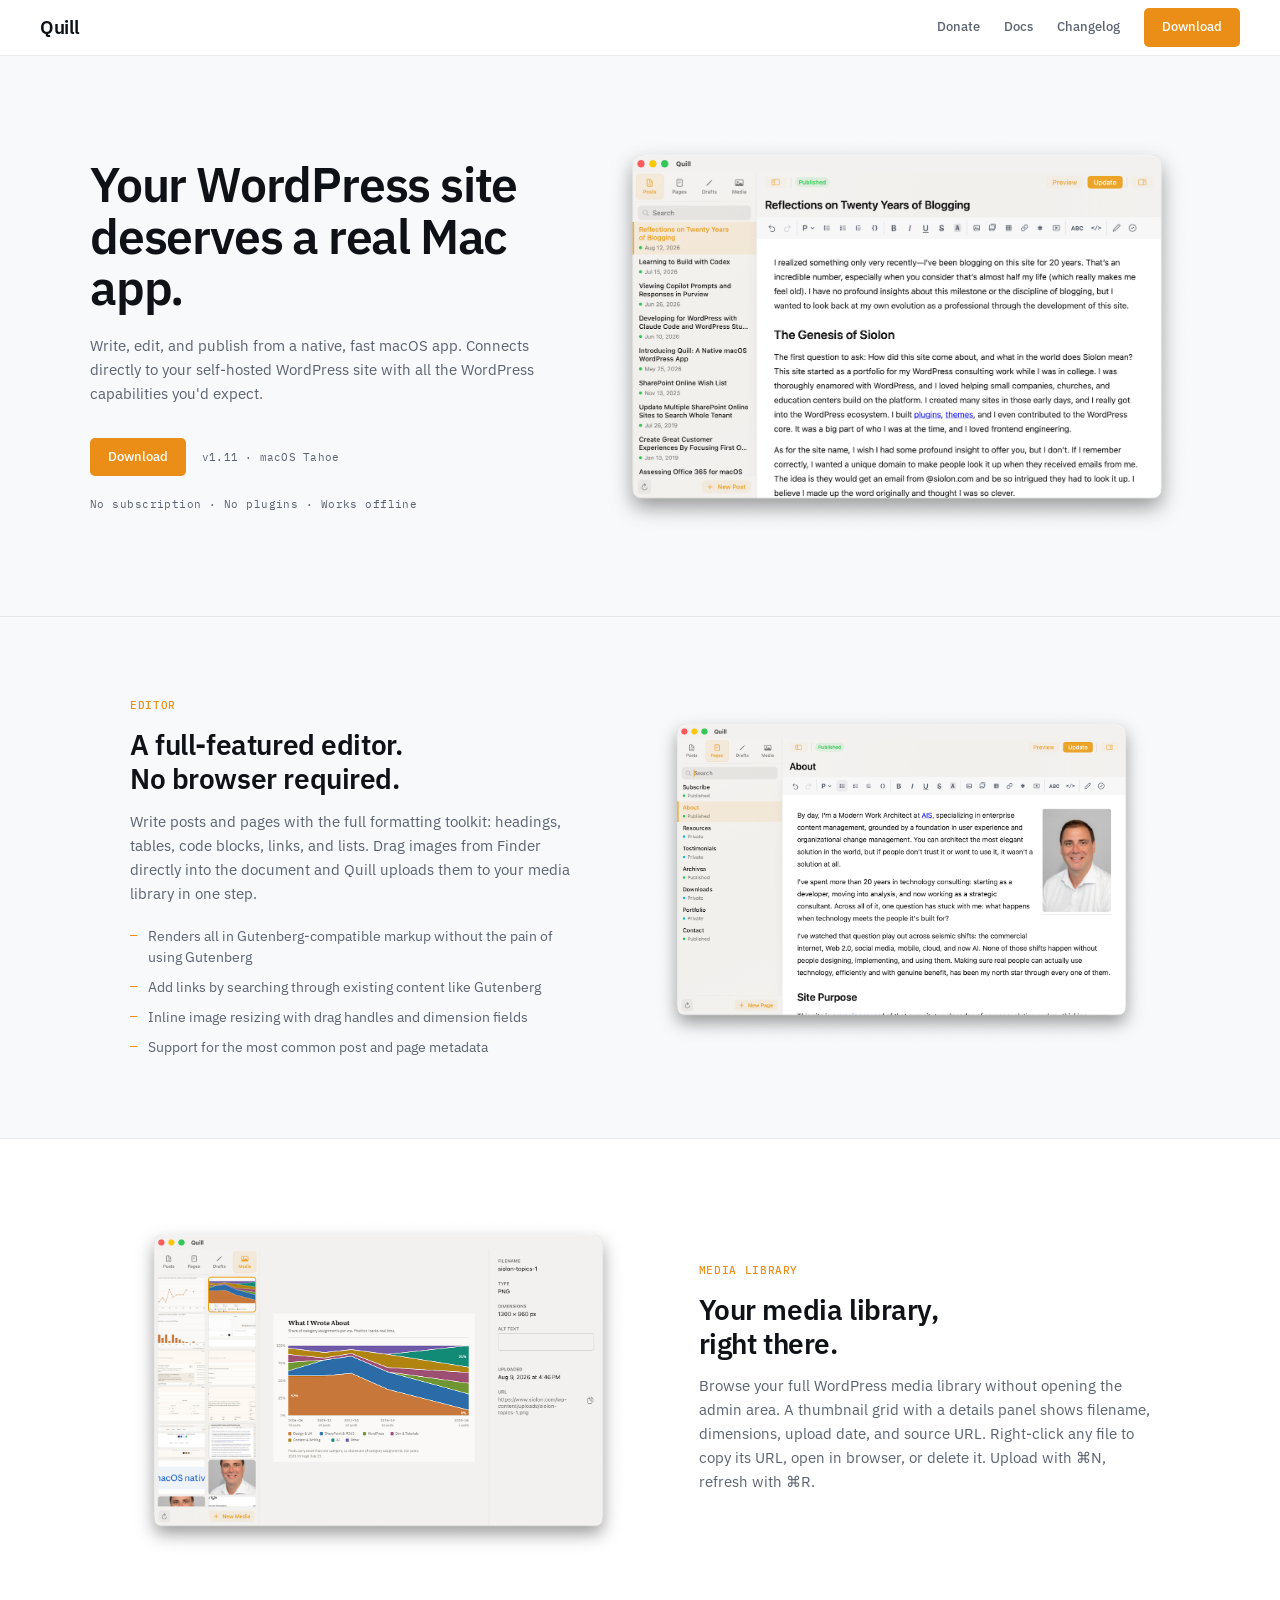
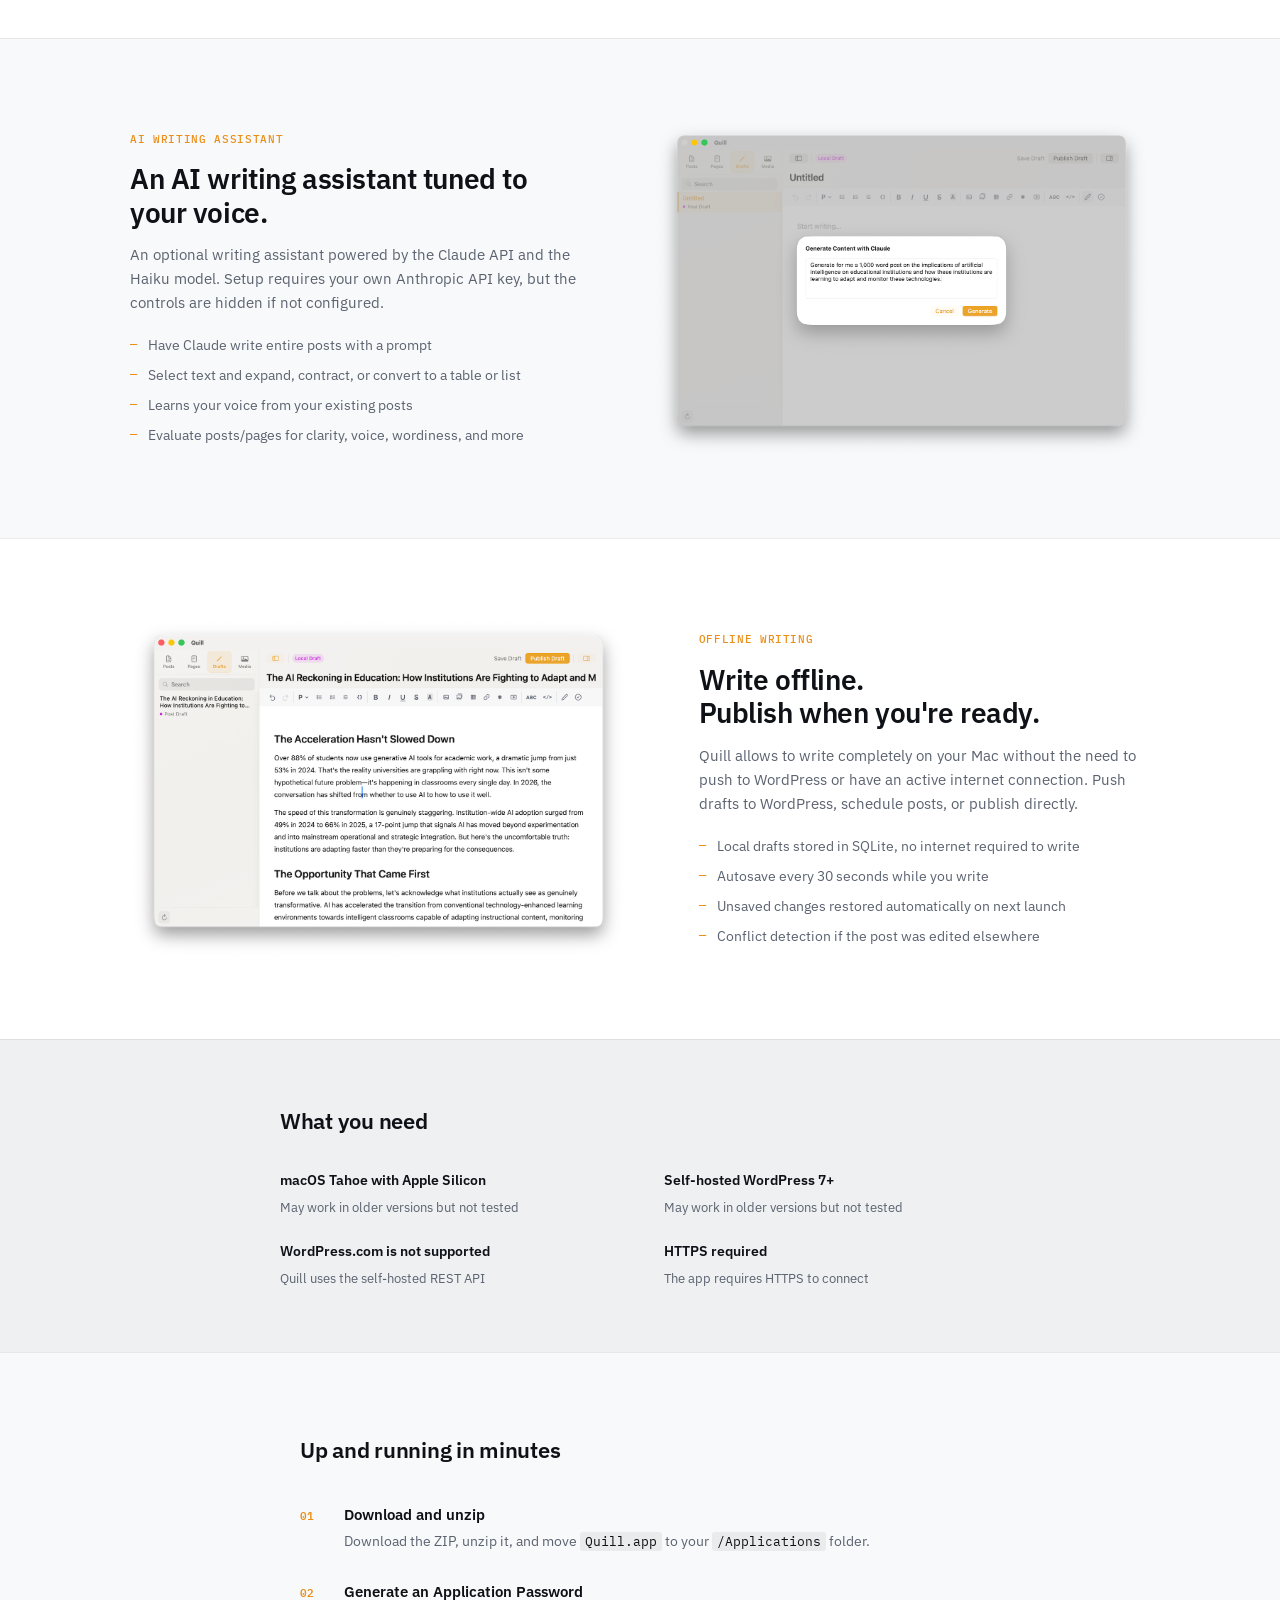
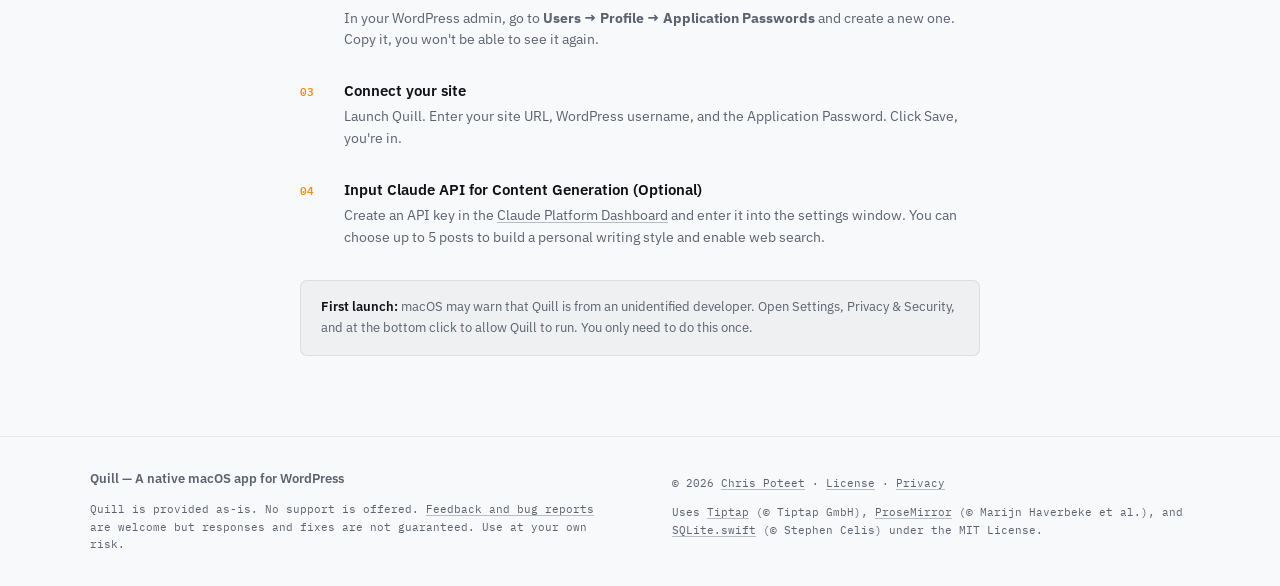
<file: index.html>
<!DOCTYPE html>
<html lang="en">
<head>
  <meta charset="UTF-8">
  <meta name="viewport" content="width=device-width, initial-scale=1.0">
  <title>Quill — Native WordPress App for macOS</title>
  <meta name="description" content="A native macOS app for writing and managing your self-hosted WordPress site. No browser, no plugins, no subscription.">
  <link rel="preconnect" href="https://fonts.googleapis.com">
  <link rel="preconnect" href="https://fonts.gstatic.com" crossorigin>
  <link href="https://fonts.googleapis.com/css2?family=IBM+Plex+Sans:wght@400;500;600;700&family=IBM+Plex+Mono:wght@400;500;600&display=swap" rel="stylesheet">
  <link rel="stylesheet" href="style.css">
</head>
<body>

  <nav class="nav">
    <a href="/Quill-Releases/" class="nav__logo">Quill</a>
    <div class="nav__links">
      <a href="https://www.paypal.com/donate?hosted_button_id=25BUE2BS854YN" class="nav__link" target="_blank" rel="noopener">Donate</a>
      <a href="docs.html" class="nav__link">Docs</a>
      <a href="changelog.html" class="nav__link">Changelog</a>
      <a href="https://cpoteet.github.io/Quill-Releases/Quill.zip" class="btn-primary">Download</a>
    </div>
  </nav>

  <section class="hero">
    <div class="hero__inner">
      <div class="hero__text">
        <h1 class="hero__headline">Your WordPress site deserves a real Mac app.</h1>
        <p class="hero__subline">Write, edit, and publish from a native, fast macOS app. Connects directly to your self-hosted WordPress site with all the WordPress capabilities you'd expect.</p>
        <div class="hero__cta">
          <a href="https://cpoteet.github.io/Quill-Releases/Quill.zip" class="btn-primary" id="download">Download</a>
          <span class="version-badge">v1.11 · macOS Tahoe</span>
        </div>
        <p class="hero__callouts">No subscription · No plugins · Works offline</p>
      </div>
      <div class="hero__screenshot">
        <img
          src="images/post-view.png"
          alt="Quill app showing the post editor with rich text and settings panel"
          class="hero__img"
        >
      </div>
    </div>
  </section>

  <div class="features">
    <section class="feature-row">
  <div class="feature-row__inner">
    <div class="feature-row__text">
      <p class="eyebrow">Editor</p>
      <h2 class="feature-row__headline">A full-featured editor.<br>No browser required.</h2>
      <p class="feature-row__body">Write posts and pages with the full formatting toolkit: headings, tables, code blocks, links, and lists. Drag images from Finder directly into the document and Quill uploads them to your media library in one step.</p>
      <ul class="feature-list">
        <li>Renders all in Gutenberg-compatible markup without the pain of using Gutenberg</li>
        <li>Add links by searching through existing content like Gutenberg</li>
        <li>Inline image resizing with drag handles and dimension fields</li>
        <li>Support for the most common post and page metadata</li>
      </ul>
    </div>
    <div class="feature-row__image">
      <img
        src="images/page-view.png"
        alt="Quill page editor showing rich text formatting toolbar and page settings panel"
        class="feature-img"
      >
    </div>
  </div>
</section>
    <section class="feature-row feature-row--reverse">
  <div class="feature-row__inner">
    <div class="feature-row__text">
      <p class="eyebrow">Media Library</p>
      <h2 class="feature-row__headline">Your media library,<br>right there.</h2>
      <p class="feature-row__body">Browse your full WordPress media library without opening the admin area. A thumbnail grid with a details panel shows filename, dimensions, upload date, and source URL. Right-click any file to copy its URL, open in browser, or delete it. Upload with ⌘N, refresh with ⌘R.</p>
    </div>
    <div class="feature-row__image">
      <img
        src="images/media-view.png"
        alt="Quill media library showing thumbnail grid and file metadata panel"
        class="feature-img"
      >
    </div>
  </div>
</section>
    <section class="feature-row">
  <div class="feature-row__inner">
    <div class="feature-row__text">
      <p class="eyebrow">AI Writing Assistant</p>
      <h2 class="feature-row__headline">An AI writing assistant tuned to your voice.</h2>
      <p class="feature-row__body">An optional writing assistant powered by the Claude API and the Haiku model. Setup requires your own Anthropic API key, but the controls are hidden if not configured.</p>
      <ul class="feature-list">
        <li>Have Claude write entire posts with a prompt</li>
        <li>Select text and expand, contract, or convert to a table or list</li>
        <li>Learns your voice from your existing posts</li>
        <li>Evaluate posts/pages for clarity, voice, wordiness, and more</li>
      </ul>
    </div>
    <div class="feature-row__image">
      <img
        src="images/ai-writing.png"
        alt="Quill showing the Generate Post with Claude dialog"
        class="feature-img"
      >
    </div>
  </div>
</section>
    <section class="feature-row feature-row--reverse">
  <div class="feature-row__inner">
    <div class="feature-row__text">
      <p class="eyebrow">Offline Writing</p>
      <h2 class="feature-row__headline">Write offline.<br>Publish when you're ready.</h2>
      <p class="feature-row__body">Quill allows to write completely on your Mac without the need to push to WordPress or have an active internet connection. Push drafts to WordPress, schedule posts, or publish directly.</p>
      <ul class="feature-list">
        <li>Local drafts stored in SQLite, no internet required to write</li>
        <li>Autosave every 30 seconds while you write</li>
        <li>Unsaved changes restored automatically on next launch</li>
        <li>Conflict detection if the post was edited elsewhere</li>
      </ul>
    </div>
    <div class="feature-row__image">
      <img
        src="images/draft-view.png"
        alt="Quill showing a local draft with the Publish Draft button in the toolbar"
        class="feature-img"
      >
    </div>
  </div>
</section>
  </div>

  <section class="requirements">
  <div class="requirements__inner">
    <h2 class="requirements__heading">What you need</h2>
    <div class="requirements__grid">
      <div class="requirement-item">
        <p class="requirement-item__title">macOS Tahoe with Apple Silicon</p>
        <p class="requirement-item__note">May work in older versions but not tested</p>
      </div>
      <div class="requirement-item">
        <p class="requirement-item__title">Self-hosted WordPress 7+</p>
        <p class="requirement-item__note">May work in older versions but not tested</p>
      </div>
      <div class="requirement-item">
        <p class="requirement-item__title">WordPress.com is not supported</p>
        <p class="requirement-item__note">Quill uses the self-hosted REST API</p>
      </div>
      <div class="requirement-item">
        <p class="requirement-item__title">HTTPS required</p>
        <p class="requirement-item__note">The app requires HTTPS to connect</p>
      </div>
    </div>
  </div>
</section>

  <section class="getting-started">
    <div class="getting-started__inner">
      <h2 class="getting-started__heading">Up and running in minutes</h2>
      <ol class="steps">
        <li class="step">
          <span class="step__number">01</span>
          <div class="step__content">
            <p class="step__title">Download and unzip</p>
            <p class="step__body">Download the ZIP, unzip it, and move <code>Quill.app</code> to your <code>/Applications</code> folder.</p>
          </div>
        </li>
        <li class="step">
          <span class="step__number">02</span>
          <div class="step__content">
            <p class="step__title">Generate an Application Password</p>
            <p class="step__body">In your WordPress admin, go to <strong>Users → Profile → Application Passwords</strong> and create a new one. Copy it, you won't be able to see it again.</p>
          </div>
        </li>
        <li class="step">
          <span class="step__number">03</span>
          <div class="step__content">
            <p class="step__title">Connect your site</p>
            <p class="step__body">Launch Quill. Enter your site URL, WordPress username, and the Application Password. Click Save, you're in.</p>
          </div>
        </li>
        <li class="step">
          <span class="step__number">04</span>
          <div class="step__content">
            <p class="step__title">Input Claude API for Content Generation (Optional)</p>
            <p class="step__body">Create an API key in the <a href="https://platform.claude.com" target="_blank" rel="noopener" class="content-link">Claude Platform Dashboard</a> and enter it into the settings window. You can choose up to 5 posts to build a personal writing style and enable web search.</p>
          </div>
        </li>
      </ol>
      <div class="gatekeeper-note">
        <strong>First launch:</strong> macOS may warn that Quill is from an unidentified developer. Open Settings, Privacy & Security, and at the bottom click to allow Quill to run. You only need to do this once.
      </div>
    </div>
  </section>

  <footer class="footer">
    <div class="footer__inner">
      <div class="footer__col">
        <p class="footer__logo">Quill — A native macOS app for WordPress</p>
        <p class="footer__disclaimer">Quill is provided as-is. No support is offered. <a href="https://github.com/cpoteet/Quill-Releases/issues">Feedback and bug reports</a> are welcome but responses and fixes are not guaranteed. Use at your own risk.</p>
      </div>
      <div class="footer__col">
        <p class="footer__disclaimer">© 2026 <a href="https://www.siolon.com" target="_blank" rel="noopener">Chris Poteet</a> · <a href="license.html">License</a> · <a href="privacy.html">Privacy</a></p>
        <p class="footer__disclaimer">Uses <a href="https://tiptap.dev" target="_blank" rel="noopener">Tiptap</a> (© Tiptap GmbH), <a href="https://prosemirror.net" target="_blank" rel="noopener">ProseMirror</a> (© Marijn Haverbeke et al.), and <a href="https://github.com/stephencelis/SQLite.swift" target="_blank" rel="noopener">SQLite.swift</a> (© Stephen Celis) under the MIT License.</p>
      </div>
    </div>
  </footer>

</body>
</html>
</file>
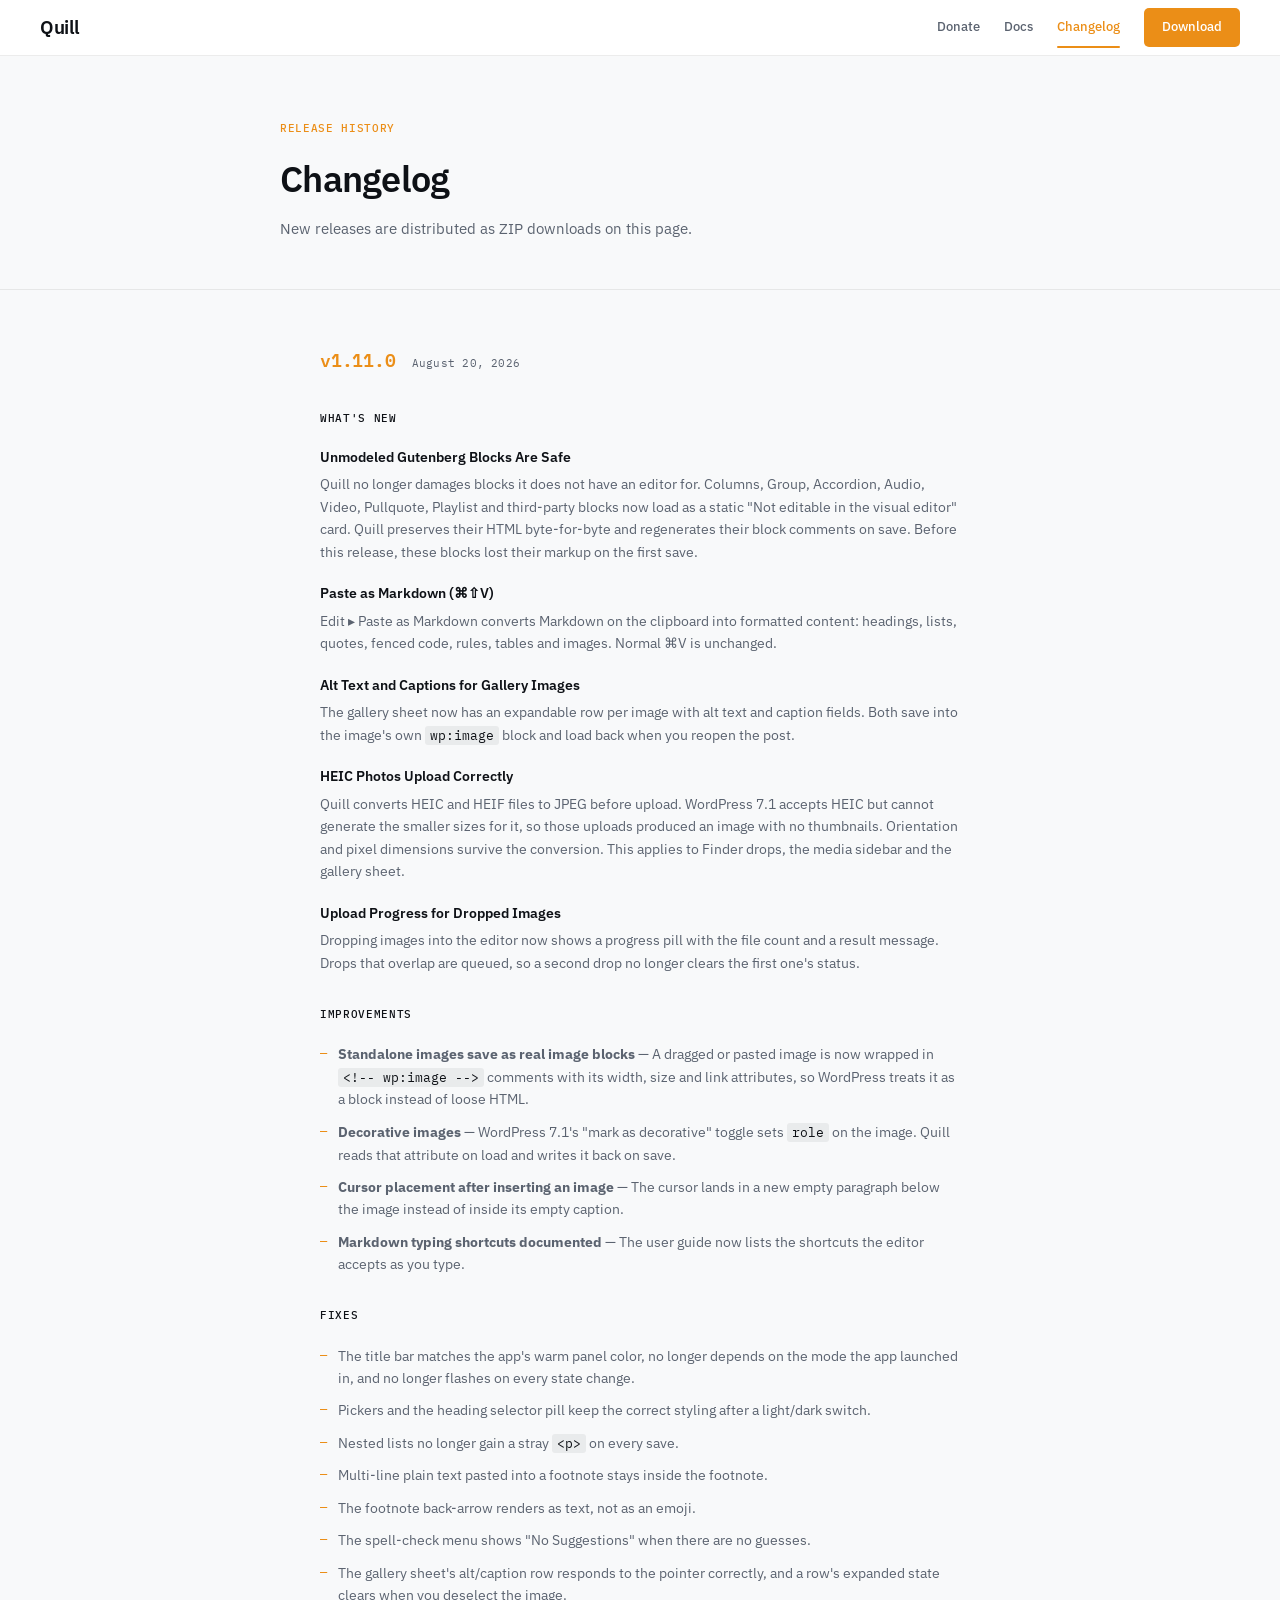
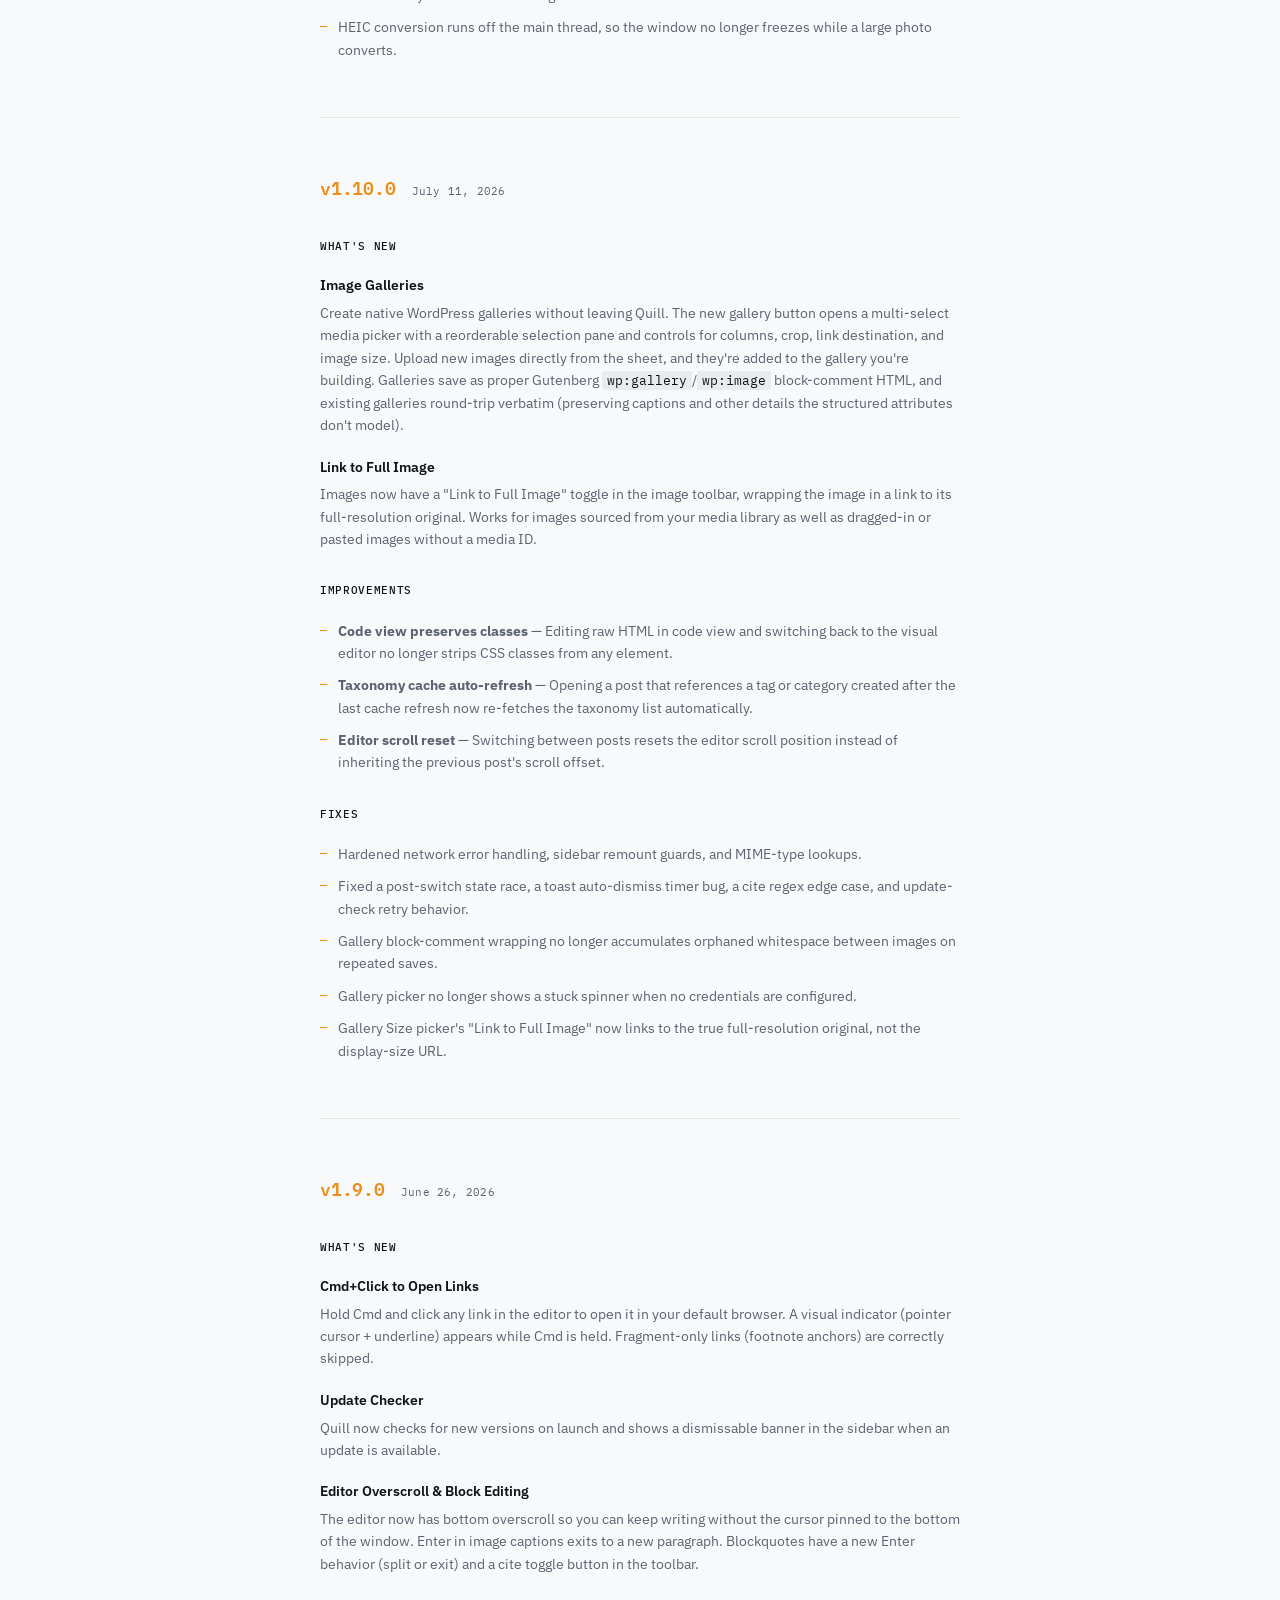
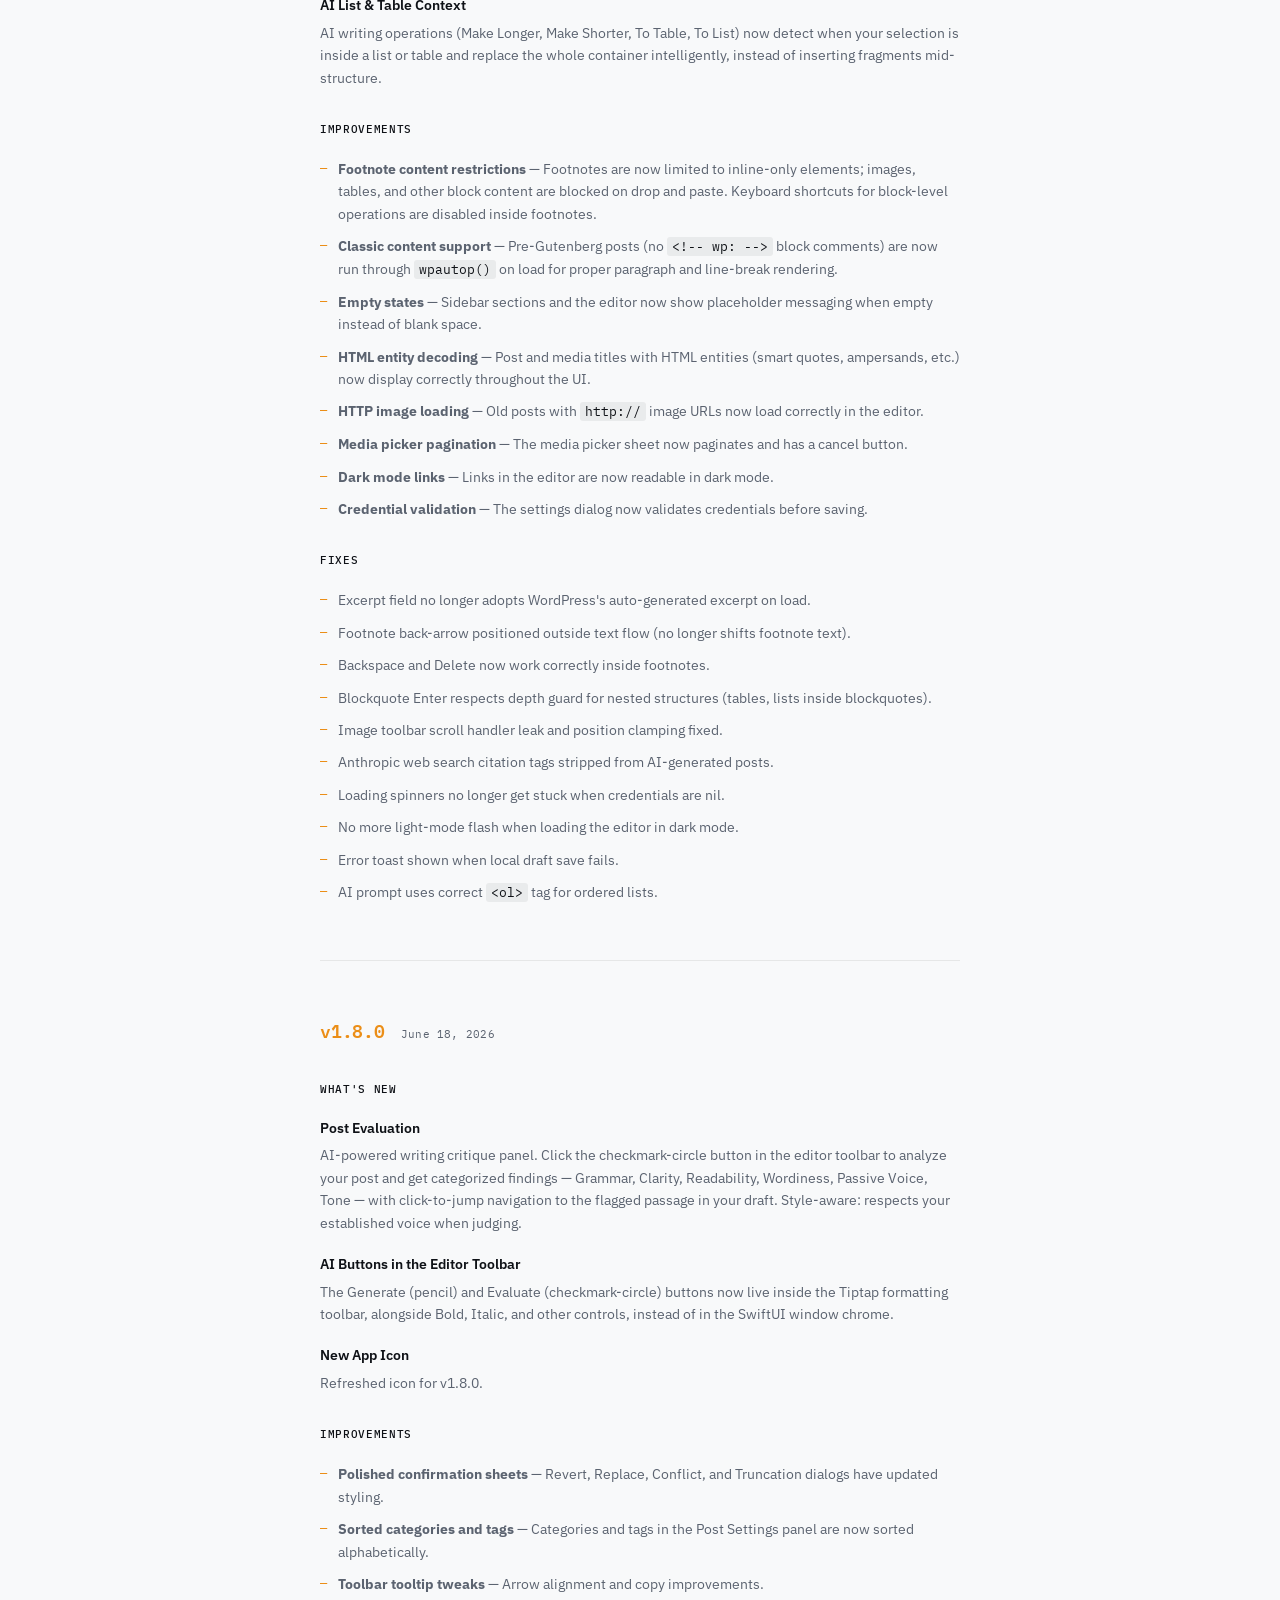
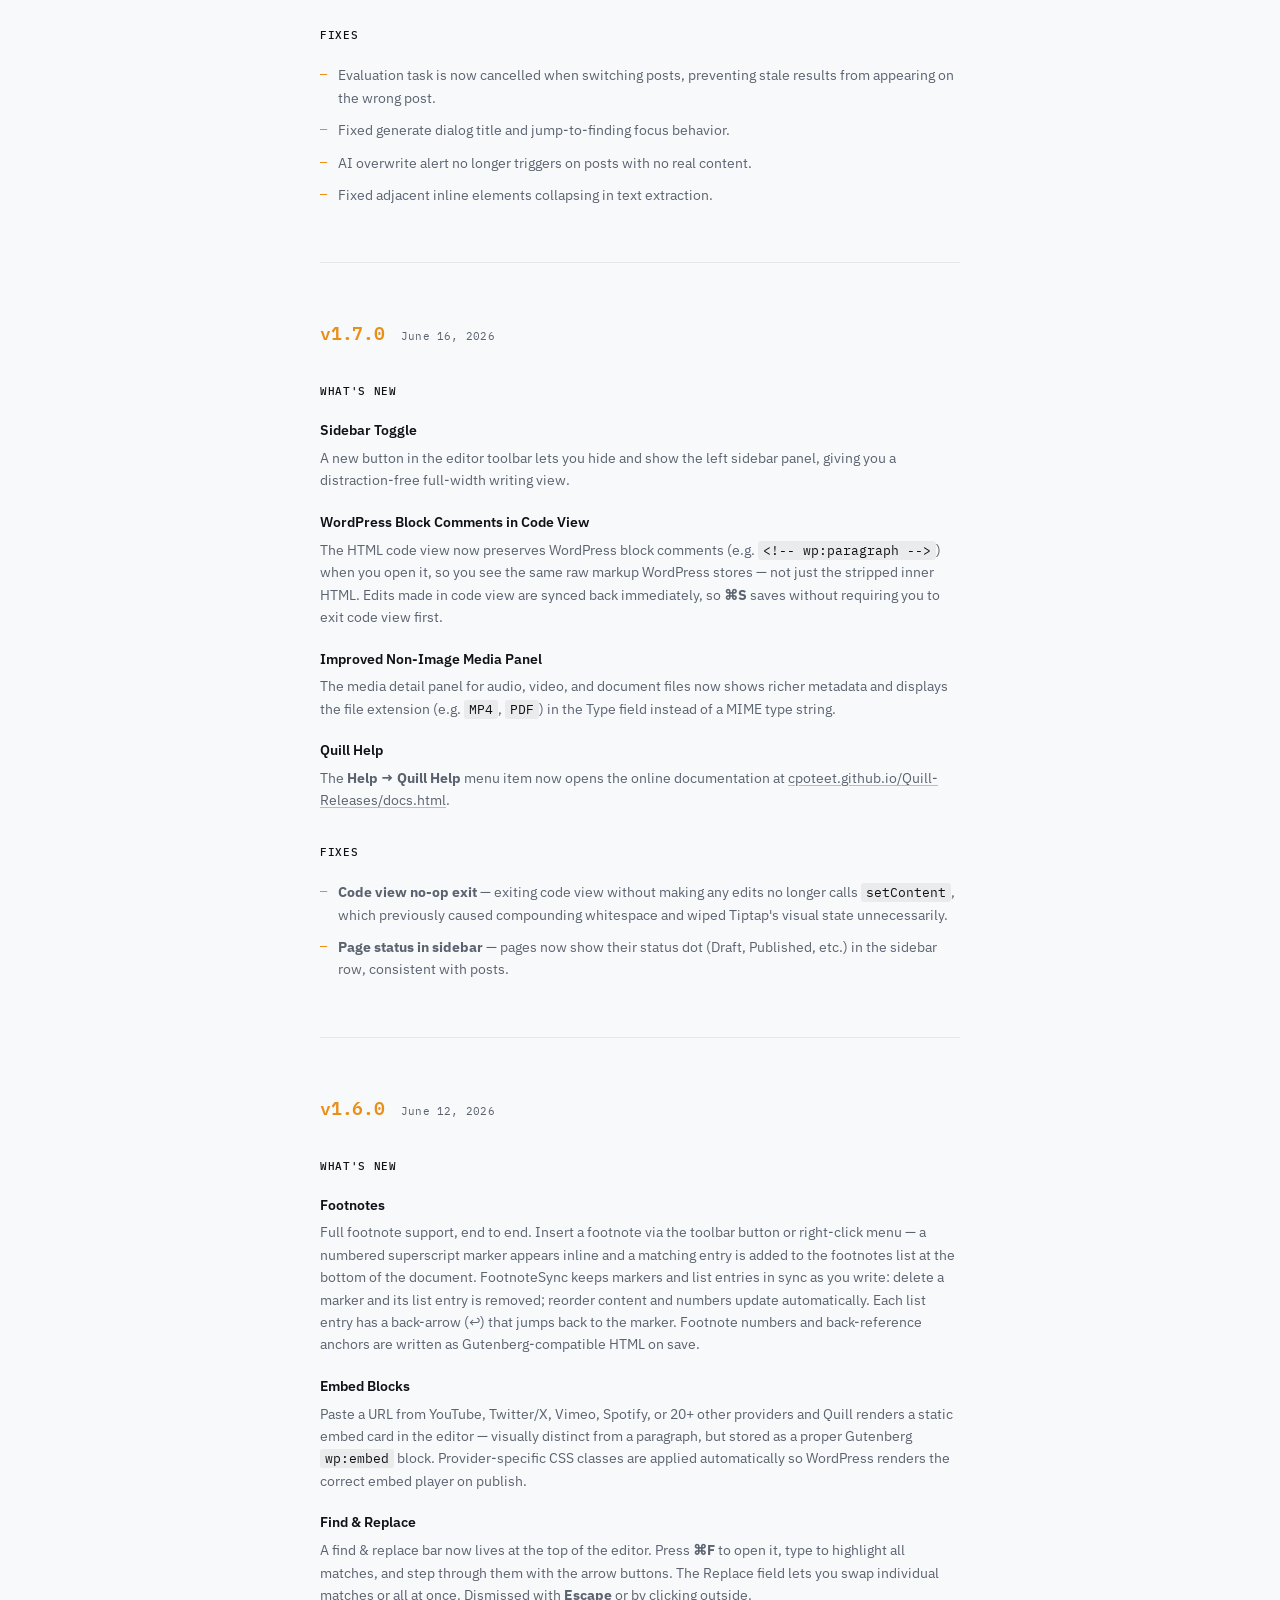
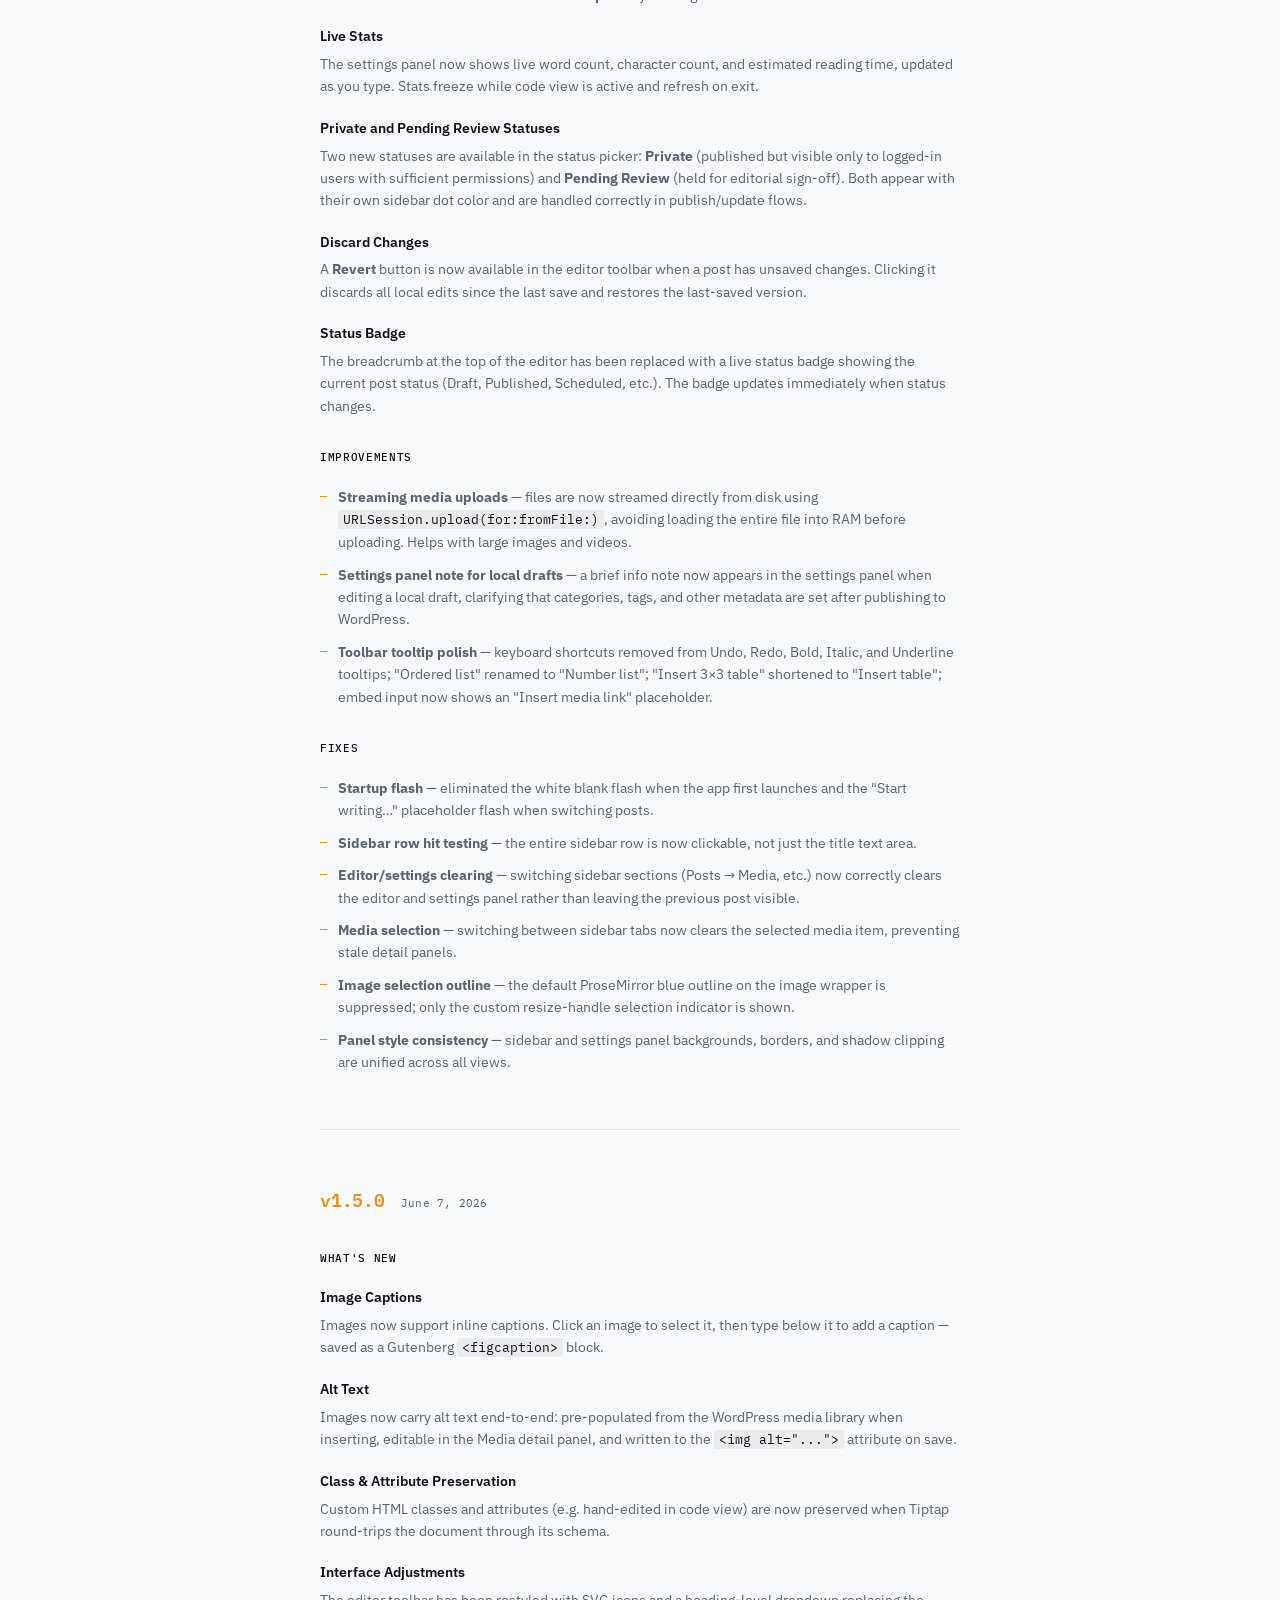
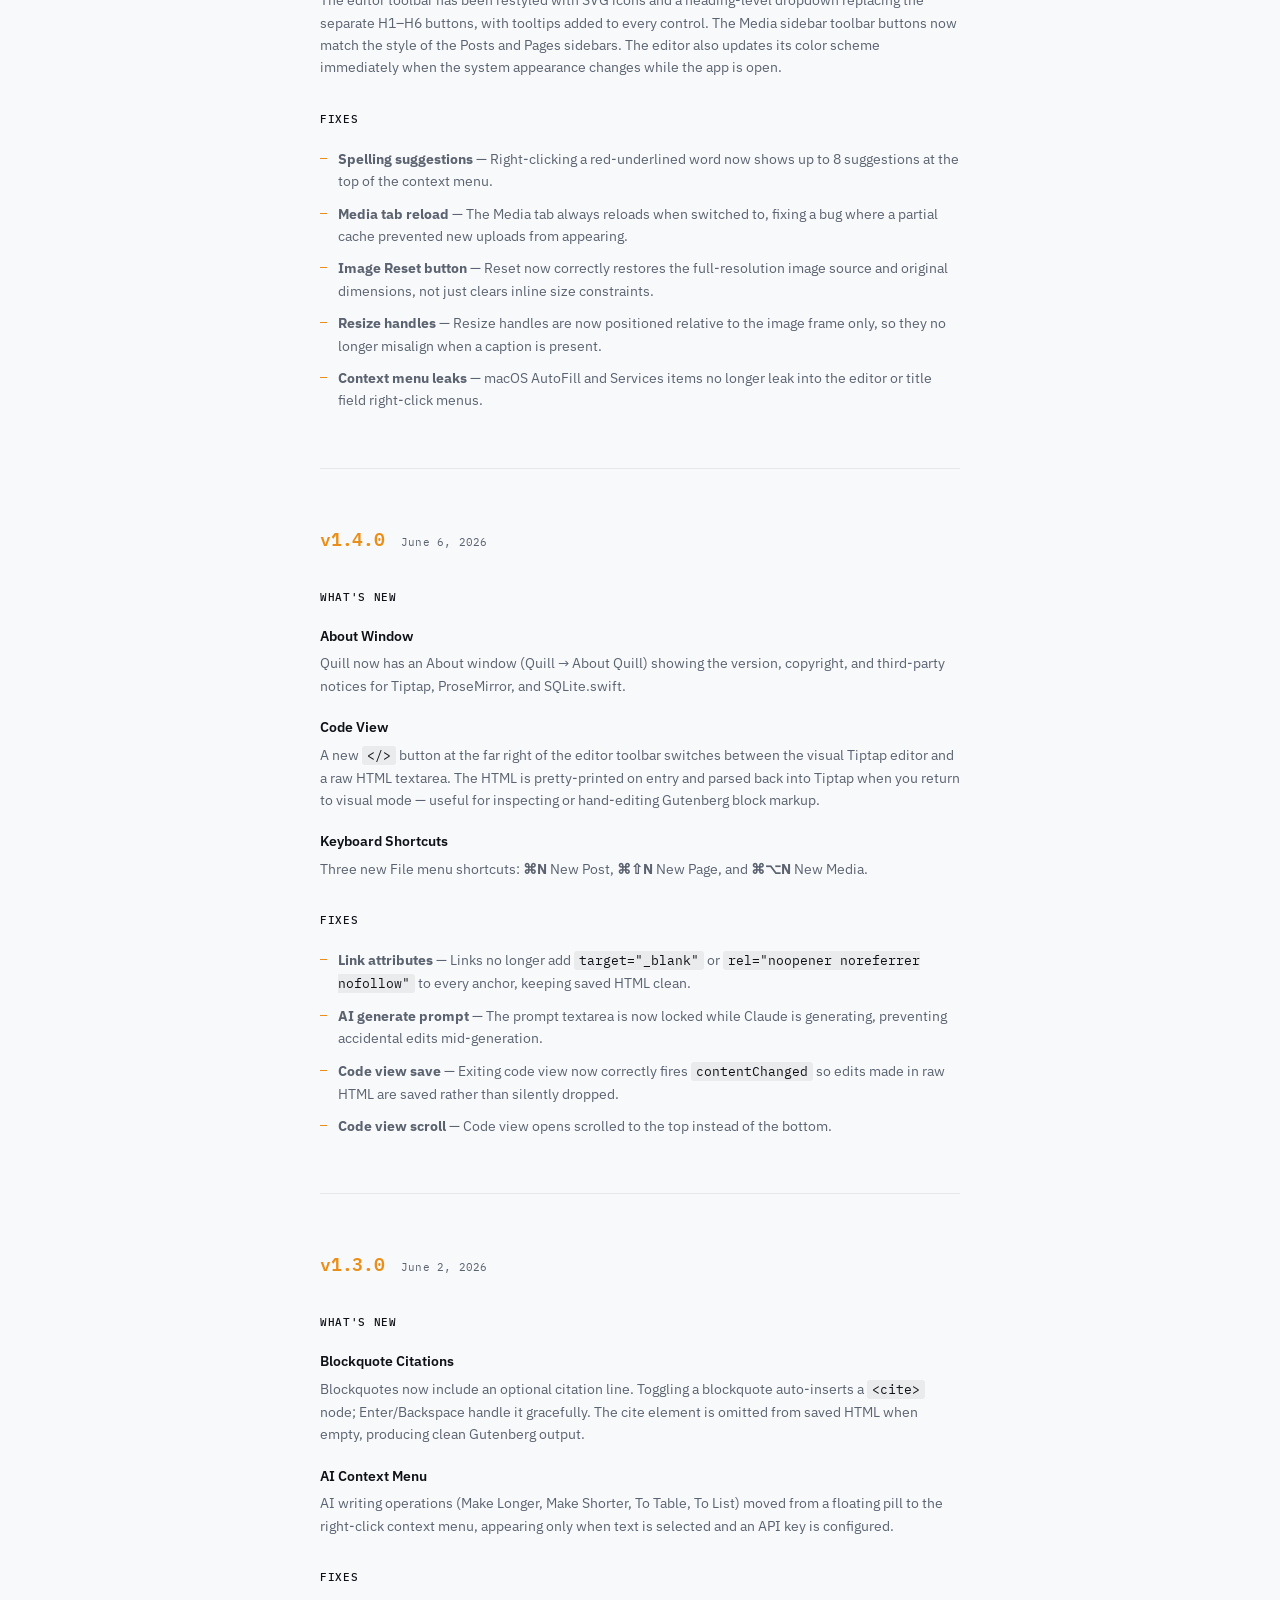
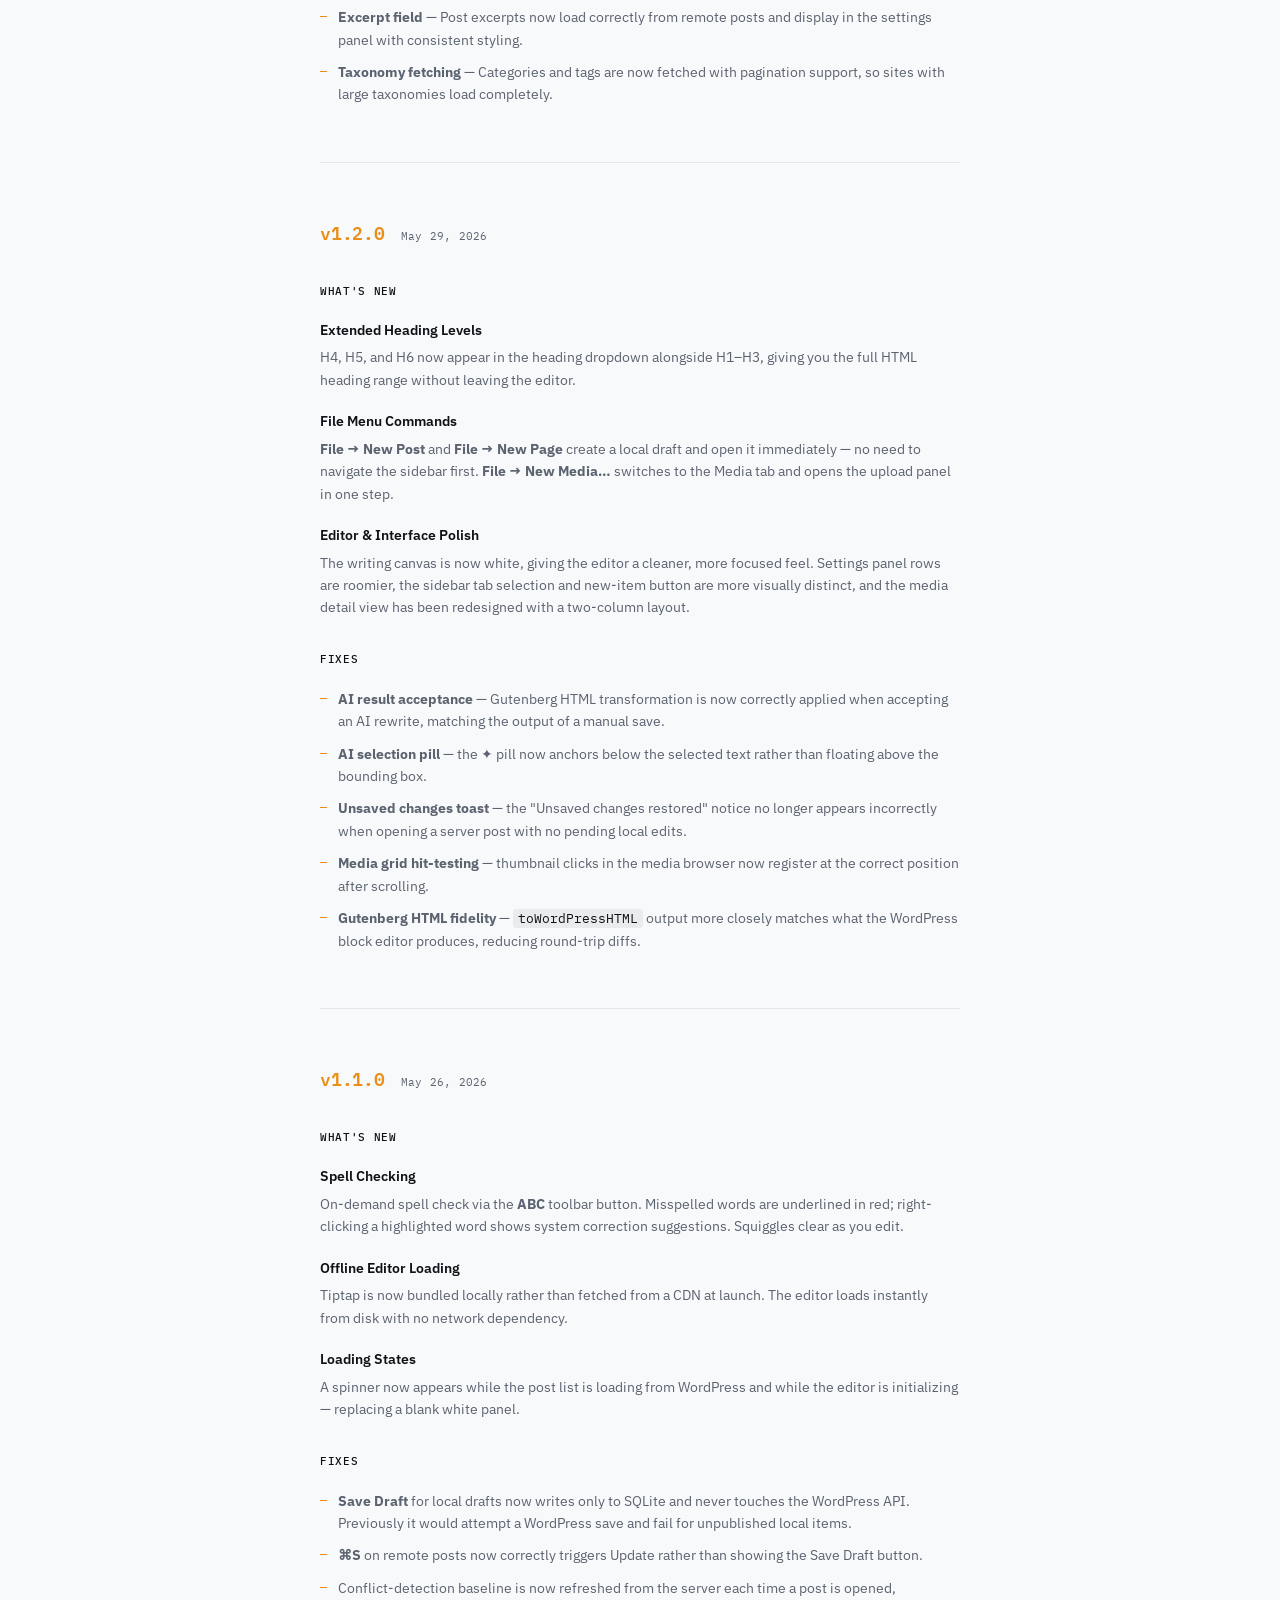
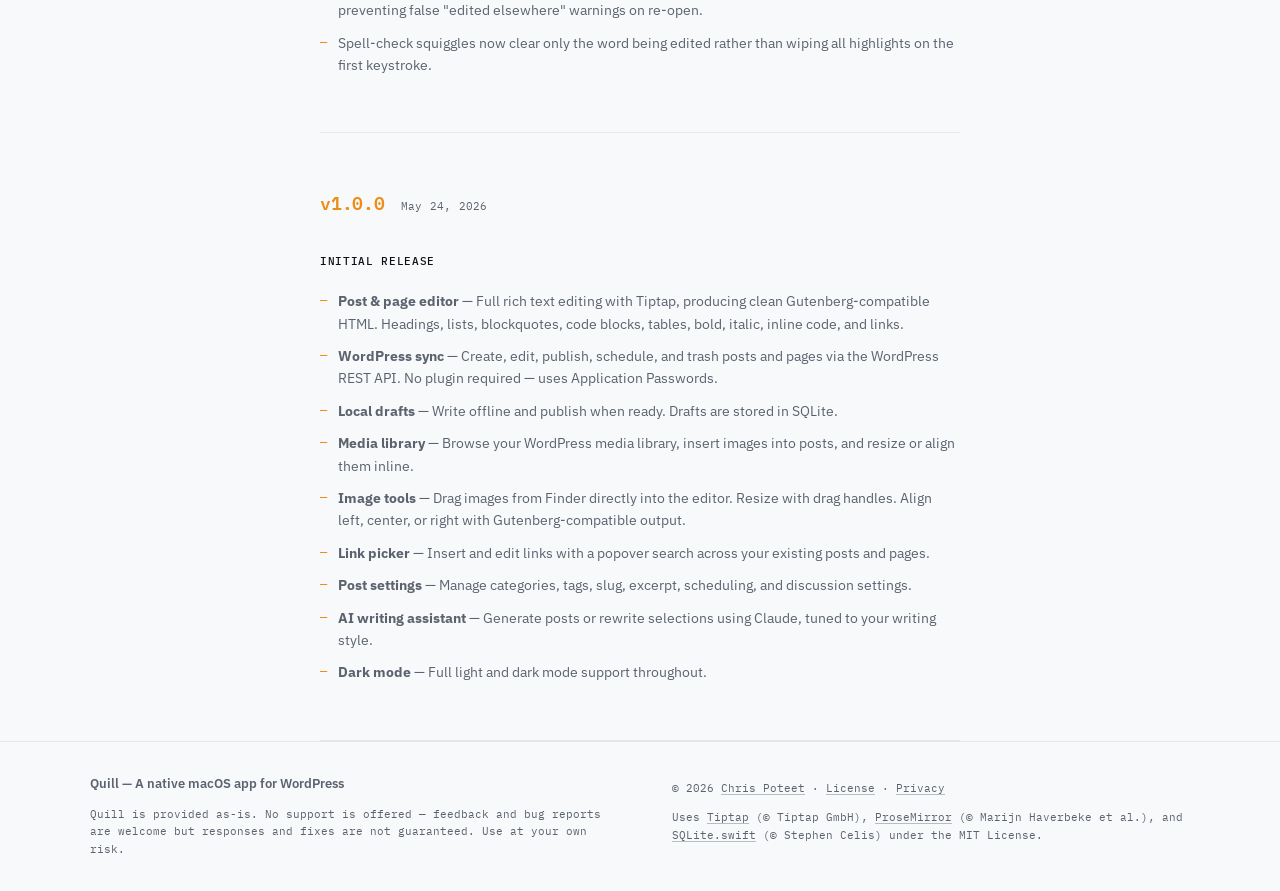
<file: changelog.html>
<!DOCTYPE html>
<html lang="en">
<head>
  <meta charset="UTF-8">
  <meta name="viewport" content="width=device-width, initial-scale=1.0">
  <title>Changelog — Quill</title>
  <meta name="description" content="Release history for Quill, a native macOS app for WordPress.">
  <link rel="preconnect" href="https://fonts.googleapis.com">
  <link rel="preconnect" href="https://fonts.gstatic.com" crossorigin>
  <link href="https://fonts.googleapis.com/css2?family=IBM+Plex+Sans:wght@400;500;600;700&family=IBM+Plex+Mono:wght@400;500;600&display=swap" rel="stylesheet">
  <link rel="stylesheet" href="style.css">
</head>
<body>

  <nav class="nav">
    <a href="/Quill-Releases/" class="nav__logo">Quill</a>
    <div class="nav__links">
      <a href="https://www.paypal.com/donate?hosted_button_id=25BUE2BS854YN" class="nav__link" target="_blank" rel="noopener">Donate</a>
      <a href="docs.html" class="nav__link">Docs</a>
      <a href="changelog.html" class="nav__link nav__link--active">Changelog</a>
      <a href="https://cpoteet.github.io/Quill-Releases/Quill.zip" class="btn-primary">Download</a>
    </div>
  </nav>

  <section class="changelog-header">
    <div class="changelog-header__inner">
      <p class="eyebrow">Release History</p>
      <h1 class="changelog-header__title">Changelog</h1>
      <p class="changelog-header__sub">New releases are distributed as ZIP downloads on this page.</p>
    </div>
  </section>

  <div class="releases">

    <article class="release">
      <div class="release__inner">
        <div class="release__header">
          <span class="release__version">v1.11.0</span>
          <span class="release__date">August 20, 2026</span>
        </div>

        <div class="release__section">
          <h2 class="release__section-title">What's New</h2>

          <div class="release__feature">
            <h3 class="release__feature-title">Unmodeled Gutenberg Blocks Are Safe</h3>
            <p class="release__body">Quill no longer damages blocks it does not have an editor for. Columns, Group, Accordion, Audio, Video, Pullquote, Playlist and third-party blocks now load as a static "Not editable in the visual editor" card. Quill preserves their HTML byte-for-byte and regenerates their block comments on save. Before this release, these blocks lost their markup on the first save.</p>
          </div>

          <div class="release__feature">
            <h3 class="release__feature-title">Paste as Markdown (⌘⇧V)</h3>
            <p class="release__body">Edit ▸ Paste as Markdown converts Markdown on the clipboard into formatted content: headings, lists, quotes, fenced code, rules, tables and images. Normal ⌘V is unchanged.</p>
          </div>

          <div class="release__feature">
            <h3 class="release__feature-title">Alt Text and Captions for Gallery Images</h3>
            <p class="release__body">The gallery sheet now has an expandable row per image with alt text and caption fields. Both save into the image's own <code>wp:image</code> block and load back when you reopen the post.</p>
          </div>

          <div class="release__feature">
            <h3 class="release__feature-title">HEIC Photos Upload Correctly</h3>
            <p class="release__body">Quill converts HEIC and HEIF files to JPEG before upload. WordPress 7.1 accepts HEIC but cannot generate the smaller sizes for it, so those uploads produced an image with no thumbnails. Orientation and pixel dimensions survive the conversion. This applies to Finder drops, the media sidebar and the gallery sheet.</p>
          </div>

          <div class="release__feature">
            <h3 class="release__feature-title">Upload Progress for Dropped Images</h3>
            <p class="release__body">Dropping images into the editor now shows a progress pill with the file count and a result message. Drops that overlap are queued, so a second drop no longer clears the first one's status.</p>
          </div>
        </div>

        <div class="release__section">
          <h2 class="release__section-title">Improvements</h2>
          <ul class="release__list">
            <li><strong>Standalone images save as real image blocks</strong> — A dragged or pasted image is now wrapped in <code>&lt;!-- wp:image --&gt;</code> comments with its width, size and link attributes, so WordPress treats it as a block instead of loose HTML.</li>
            <li><strong>Decorative images</strong> — WordPress 7.1's "mark as decorative" toggle sets <code>role</code> on the image. Quill reads that attribute on load and writes it back on save.</li>
            <li><strong>Cursor placement after inserting an image</strong> — The cursor lands in a new empty paragraph below the image instead of inside its empty caption.</li>
            <li><strong>Markdown typing shortcuts documented</strong> — The user guide now lists the shortcuts the editor accepts as you type.</li>
          </ul>
        </div>

        <div class="release__section">
          <h2 class="release__section-title">Fixes</h2>
          <ul class="release__list">
            <li>The title bar matches the app's warm panel color, no longer depends on the mode the app launched in, and no longer flashes on every state change.</li>
            <li>Pickers and the heading selector pill keep the correct styling after a light/dark switch.</li>
            <li>Nested lists no longer gain a stray <code>&lt;p&gt;</code> on every save.</li>
            <li>Multi-line plain text pasted into a footnote stays inside the footnote.</li>
            <li>The footnote back-arrow renders as text, not as an emoji.</li>
            <li>The spell-check menu shows "No Suggestions" when there are no guesses.</li>
            <li>The gallery sheet's alt/caption row responds to the pointer correctly, and a row's expanded state clears when you deselect the image.</li>
            <li>HEIC conversion runs off the main thread, so the window no longer freezes while a large photo converts.</li>
          </ul>
        </div>
      </div>
    </article>

    <article class="release">
      <div class="release__inner">
        <div class="release__header">
          <span class="release__version">v1.10.0</span>
          <span class="release__date">July 11, 2026</span>
        </div>

        <div class="release__section">
          <h2 class="release__section-title">What's New</h2>

          <div class="release__feature">
            <h3 class="release__feature-title">Image Galleries</h3>
            <p class="release__body">Create native WordPress galleries without leaving Quill. The new gallery button opens a multi-select media picker with a reorderable selection pane and controls for columns, crop, link destination, and image size. Upload new images directly from the sheet, and they're added to the gallery you're building. Galleries save as proper Gutenberg <code>wp:gallery</code>/<code>wp:image</code> block-comment HTML, and existing galleries round-trip verbatim (preserving captions and other details the structured attributes don't model).</p>
          </div>

          <div class="release__feature">
            <h3 class="release__feature-title">Link to Full Image</h3>
            <p class="release__body">Images now have a "Link to Full Image" toggle in the image toolbar, wrapping the image in a link to its full-resolution original. Works for images sourced from your media library as well as dragged-in or pasted images without a media ID.</p>
          </div>
        </div>

        <div class="release__section">
          <h2 class="release__section-title">Improvements</h2>
          <ul class="release__list">
            <li><strong>Code view preserves classes</strong> — Editing raw HTML in code view and switching back to the visual editor no longer strips CSS classes from any element.</li>
            <li><strong>Taxonomy cache auto-refresh</strong> — Opening a post that references a tag or category created after the last cache refresh now re-fetches the taxonomy list automatically.</li>
            <li><strong>Editor scroll reset</strong> — Switching between posts resets the editor scroll position instead of inheriting the previous post's scroll offset.</li>
          </ul>
        </div>

        <div class="release__section">
          <h2 class="release__section-title">Fixes</h2>
          <ul class="release__list">
            <li>Hardened network error handling, sidebar remount guards, and MIME-type lookups.</li>
            <li>Fixed a post-switch state race, a toast auto-dismiss timer bug, a cite regex edge case, and update-check retry behavior.</li>
            <li>Gallery block-comment wrapping no longer accumulates orphaned whitespace between images on repeated saves.</li>
            <li>Gallery picker no longer shows a stuck spinner when no credentials are configured.</li>
            <li>Gallery Size picker's "Link to Full Image" now links to the true full-resolution original, not the display-size URL.</li>
          </ul>
        </div>
      </div>
    </article>

    <article class="release">
      <div class="release__inner">
        <div class="release__header">
          <span class="release__version">v1.9.0</span>
          <span class="release__date">June 26, 2026</span>
        </div>

        <div class="release__section">
          <h2 class="release__section-title">What's New</h2>

          <div class="release__feature">
            <h3 class="release__feature-title">Cmd+Click to Open Links</h3>
            <p class="release__body">Hold Cmd and click any link in the editor to open it in your default browser. A visual indicator (pointer cursor + underline) appears while Cmd is held. Fragment-only links (footnote anchors) are correctly skipped.</p>
          </div>

          <div class="release__feature">
            <h3 class="release__feature-title">Update Checker</h3>
            <p class="release__body">Quill now checks for new versions on launch and shows a dismissable banner in the sidebar when an update is available.</p>
          </div>

          <div class="release__feature">
            <h3 class="release__feature-title">Editor Overscroll &amp; Block Editing</h3>
            <p class="release__body">The editor now has bottom overscroll so you can keep writing without the cursor pinned to the bottom of the window. Enter in image captions exits to a new paragraph. Blockquotes have a new Enter behavior (split or exit) and a cite toggle button in the toolbar.</p>
          </div>

          <div class="release__feature">
            <h3 class="release__feature-title">AI List &amp; Table Context</h3>
            <p class="release__body">AI writing operations (Make Longer, Make Shorter, To Table, To List) now detect when your selection is inside a list or table and replace the whole container intelligently, instead of inserting fragments mid-structure.</p>
          </div>
        </div>

        <div class="release__section">
          <h2 class="release__section-title">Improvements</h2>
          <ul class="release__list">
            <li><strong>Footnote content restrictions</strong> — Footnotes are now limited to inline-only elements; images, tables, and other block content are blocked on drop and paste. Keyboard shortcuts for block-level operations are disabled inside footnotes.</li>
            <li><strong>Classic content support</strong> — Pre-Gutenberg posts (no <code>&lt;!-- wp: --&gt;</code> block comments) are now run through <code>wpautop()</code> on load for proper paragraph and line-break rendering.</li>
            <li><strong>Empty states</strong> — Sidebar sections and the editor now show placeholder messaging when empty instead of blank space.</li>
            <li><strong>HTML entity decoding</strong> — Post and media titles with HTML entities (smart quotes, ampersands, etc.) now display correctly throughout the UI.</li>
            <li><strong>HTTP image loading</strong> — Old posts with <code>http://</code> image URLs now load correctly in the editor.</li>
            <li><strong>Media picker pagination</strong> — The media picker sheet now paginates and has a cancel button.</li>
            <li><strong>Dark mode links</strong> — Links in the editor are now readable in dark mode.</li>
            <li><strong>Credential validation</strong> — The settings dialog now validates credentials before saving.</li>
          </ul>
        </div>

        <div class="release__section">
          <h2 class="release__section-title">Fixes</h2>
          <ul class="release__list">
            <li>Excerpt field no longer adopts WordPress's auto-generated excerpt on load.</li>
            <li>Footnote back-arrow positioned outside text flow (no longer shifts footnote text).</li>
            <li>Backspace and Delete now work correctly inside footnotes.</li>
            <li>Blockquote Enter respects depth guard for nested structures (tables, lists inside blockquotes).</li>
            <li>Image toolbar scroll handler leak and position clamping fixed.</li>
            <li>Anthropic web search citation tags stripped from AI-generated posts.</li>
            <li>Loading spinners no longer get stuck when credentials are nil.</li>
            <li>No more light-mode flash when loading the editor in dark mode.</li>
            <li>Error toast shown when local draft save fails.</li>
            <li>AI prompt uses correct <code>&lt;ol&gt;</code> tag for ordered lists.</li>
          </ul>
        </div>
      </div>
    </article>

    <article class="release">
      <div class="release__inner">
        <div class="release__header">
          <span class="release__version">v1.8.0</span>
          <span class="release__date">June 18, 2026</span>
        </div>

        <div class="release__section">
          <h2 class="release__section-title">What's New</h2>

          <div class="release__feature">
            <h3 class="release__feature-title">Post Evaluation</h3>
            <p class="release__body">AI-powered writing critique panel. Click the checkmark-circle button in the editor toolbar to analyze your post and get categorized findings — Grammar, Clarity, Readability, Wordiness, Passive Voice, Tone — with click-to-jump navigation to the flagged passage in your draft. Style-aware: respects your established voice when judging.</p>
          </div>

          <div class="release__feature">
            <h3 class="release__feature-title">AI Buttons in the Editor Toolbar</h3>
            <p class="release__body">The Generate (pencil) and Evaluate (checkmark-circle) buttons now live inside the Tiptap formatting toolbar, alongside Bold, Italic, and other controls, instead of in the SwiftUI window chrome.</p>
          </div>

          <div class="release__feature">
            <h3 class="release__feature-title">New App Icon</h3>
            <p class="release__body">Refreshed icon for v1.8.0.</p>
          </div>
        </div>

        <div class="release__section">
          <h2 class="release__section-title">Improvements</h2>
          <ul class="release__list">
            <li><strong>Polished confirmation sheets</strong> — Revert, Replace, Conflict, and Truncation dialogs have updated styling.</li>
            <li><strong>Sorted categories and tags</strong> — Categories and tags in the Post Settings panel are now sorted alphabetically.</li>
            <li><strong>Toolbar tooltip tweaks</strong> — Arrow alignment and copy improvements.</li>
          </ul>
        </div>

        <div class="release__section">
          <h2 class="release__section-title">Fixes</h2>
          <ul class="release__list">
            <li>Evaluation task is now cancelled when switching posts, preventing stale results from appearing on the wrong post.</li>
            <li>Fixed generate dialog title and jump-to-finding focus behavior.</li>
            <li>AI overwrite alert no longer triggers on posts with no real content.</li>
            <li>Fixed adjacent inline elements collapsing in text extraction.</li>
          </ul>
        </div>
      </div>
    </article>

    <article class="release">
      <div class="release__inner">
        <div class="release__header">
          <span class="release__version">v1.7.0</span>
          <span class="release__date">June 16, 2026</span>
        </div>

        <div class="release__section">
          <h2 class="release__section-title">What's New</h2>

          <div class="release__feature">
            <h3 class="release__feature-title">Sidebar Toggle</h3>
            <p class="release__body">A new button in the editor toolbar lets you hide and show the left sidebar panel, giving you a distraction-free full-width writing view.</p>
          </div>

          <div class="release__feature">
            <h3 class="release__feature-title">WordPress Block Comments in Code View</h3>
            <p class="release__body">The HTML code view now preserves WordPress block comments (e.g. <code>&lt;!-- wp:paragraph --&gt;</code>) when you open it, so you see the same raw markup WordPress stores — not just the stripped inner HTML. Edits made in code view are synced back immediately, so <strong>⌘S</strong> saves without requiring you to exit code view first.</p>
          </div>

          <div class="release__feature">
            <h3 class="release__feature-title">Improved Non-Image Media Panel</h3>
            <p class="release__body">The media detail panel for audio, video, and document files now shows richer metadata and displays the file extension (e.g. <code>MP4</code>, <code>PDF</code>) in the Type field instead of a MIME type string.</p>
          </div>

          <div class="release__feature">
            <h3 class="release__feature-title">Quill Help</h3>
            <p class="release__body">The <strong>Help → Quill Help</strong> menu item now opens the online documentation at <a href="https://cpoteet.github.io/Quill-Releases/docs.html" class="content-link" target="_blank" rel="noopener">cpoteet.github.io/Quill-Releases/docs.html</a>.</p>
          </div>
        </div>

        <div class="release__section">
          <h2 class="release__section-title">Fixes</h2>
          <ul class="release__list">
            <li><strong>Code view no-op exit</strong> — exiting code view without making any edits no longer calls <code>setContent</code>, which previously caused compounding whitespace and wiped Tiptap's visual state unnecessarily.</li>
            <li><strong>Page status in sidebar</strong> — pages now show their status dot (Draft, Published, etc.) in the sidebar row, consistent with posts.</li>
          </ul>
        </div>
      </div>
    </article>

    <article class="release">
      <div class="release__inner">
        <div class="release__header">
          <span class="release__version">v1.6.0</span>
          <span class="release__date">June 12, 2026</span>
        </div>

        <div class="release__section">
          <h2 class="release__section-title">What's New</h2>

          <div class="release__feature">
            <h3 class="release__feature-title">Footnotes</h3>
            <p class="release__body">Full footnote support, end to end. Insert a footnote via the toolbar button or right-click menu — a numbered superscript marker appears inline and a matching entry is added to the footnotes list at the bottom of the document. FootnoteSync keeps markers and list entries in sync as you write: delete a marker and its list entry is removed; reorder content and numbers update automatically. Each list entry has a back-arrow (↩) that jumps back to the marker. Footnote numbers and back-reference anchors are written as Gutenberg-compatible HTML on save.</p>
          </div>

          <div class="release__feature">
            <h3 class="release__feature-title">Embed Blocks</h3>
            <p class="release__body">Paste a URL from YouTube, Twitter/X, Vimeo, Spotify, or 20+ other providers and Quill renders a static embed card in the editor — visually distinct from a paragraph, but stored as a proper Gutenberg <code>wp:embed</code> block. Provider-specific CSS classes are applied automatically so WordPress renders the correct embed player on publish.</p>
          </div>

          <div class="release__feature">
            <h3 class="release__feature-title">Find &amp; Replace</h3>
            <p class="release__body">A find &amp; replace bar now lives at the top of the editor. Press <strong>⌘F</strong> to open it, type to highlight all matches, and step through them with the arrow buttons. The Replace field lets you swap individual matches or all at once. Dismissed with <strong>Escape</strong> or by clicking outside.</p>
          </div>

          <div class="release__feature">
            <h3 class="release__feature-title">Live Stats</h3>
            <p class="release__body">The settings panel now shows live word count, character count, and estimated reading time, updated as you type. Stats freeze while code view is active and refresh on exit.</p>
          </div>

          <div class="release__feature">
            <h3 class="release__feature-title">Private and Pending Review Statuses</h3>
            <p class="release__body">Two new statuses are available in the status picker: <strong>Private</strong> (published but visible only to logged-in users with sufficient permissions) and <strong>Pending Review</strong> (held for editorial sign-off). Both appear with their own sidebar dot color and are handled correctly in publish/update flows.</p>
          </div>

          <div class="release__feature">
            <h3 class="release__feature-title">Discard Changes</h3>
            <p class="release__body">A <strong>Revert</strong> button is now available in the editor toolbar when a post has unsaved changes. Clicking it discards all local edits since the last save and restores the last-saved version.</p>
          </div>

          <div class="release__feature">
            <h3 class="release__feature-title">Status Badge</h3>
            <p class="release__body">The breadcrumb at the top of the editor has been replaced with a live status badge showing the current post status (Draft, Published, Scheduled, etc.). The badge updates immediately when status changes.</p>
          </div>
        </div>

        <div class="release__section">
          <h2 class="release__section-title">Improvements</h2>
          <ul class="release__list">
            <li><strong>Streaming media uploads</strong> — files are now streamed directly from disk using <code>URLSession.upload(for:fromFile:)</code>, avoiding loading the entire file into RAM before uploading. Helps with large images and videos.</li>
            <li><strong>Settings panel note for local drafts</strong> — a brief info note now appears in the settings panel when editing a local draft, clarifying that categories, tags, and other metadata are set after publishing to WordPress.</li>
            <li><strong>Toolbar tooltip polish</strong> — keyboard shortcuts removed from Undo, Redo, Bold, Italic, and Underline tooltips; "Ordered list" renamed to "Number list"; "Insert 3×3 table" shortened to "Insert table"; embed input now shows an "Insert media link" placeholder.</li>
          </ul>
        </div>

        <div class="release__section">
          <h2 class="release__section-title">Fixes</h2>
          <ul class="release__list">
            <li><strong>Startup flash</strong> — eliminated the white blank flash when the app first launches and the "Start writing…" placeholder flash when switching posts.</li>
            <li><strong>Sidebar row hit testing</strong> — the entire sidebar row is now clickable, not just the title text area.</li>
            <li><strong>Editor/settings clearing</strong> — switching sidebar sections (Posts → Media, etc.) now correctly clears the editor and settings panel rather than leaving the previous post visible.</li>
            <li><strong>Media selection</strong> — switching between sidebar tabs now clears the selected media item, preventing stale detail panels.</li>
            <li><strong>Image selection outline</strong> — the default ProseMirror blue outline on the image wrapper is suppressed; only the custom resize-handle selection indicator is shown.</li>
            <li><strong>Panel style consistency</strong> — sidebar and settings panel backgrounds, borders, and shadow clipping are unified across all views.</li>
          </ul>
        </div>
      </div>
    </article>

    <article class="release">
      <div class="release__inner">
        <div class="release__header">
          <span class="release__version">v1.5.0</span>
          <span class="release__date">June 7, 2026</span>
        </div>

        <div class="release__section">
          <h2 class="release__section-title">What's New</h2>

          <div class="release__feature">
            <h3 class="release__feature-title">Image Captions</h3>
            <p class="release__body">Images now support inline captions. Click an image to select it, then type below it to add a caption — saved as a Gutenberg <code>&lt;figcaption&gt;</code> block.</p>
          </div>

          <div class="release__feature">
            <h3 class="release__feature-title">Alt Text</h3>
            <p class="release__body">Images now carry alt text end-to-end: pre-populated from the WordPress media library when inserting, editable in the Media detail panel, and written to the <code>&lt;img alt="..."&gt;</code> attribute on save.</p>
          </div>

          <div class="release__feature">
            <h3 class="release__feature-title">Class &amp; Attribute Preservation</h3>
            <p class="release__body">Custom HTML classes and attributes (e.g. hand-edited in code view) are now preserved when Tiptap round-trips the document through its schema.</p>
          </div>

          <div class="release__feature">
            <h3 class="release__feature-title">Interface Adjustments</h3>
            <p class="release__body">The editor toolbar has been restyled with SVG icons and a heading-level dropdown replacing the separate H1–H6 buttons, with tooltips added to every control. The Media sidebar toolbar buttons now match the style of the Posts and Pages sidebars. The editor also updates its color scheme immediately when the system appearance changes while the app is open.</p>
          </div>
        </div>

        <div class="release__section">
          <h2 class="release__section-title">Fixes</h2>
          <ul class="release__list">
            <li><strong>Spelling suggestions</strong> — Right-clicking a red-underlined word now shows up to 8 suggestions at the top of the context menu.</li>
            <li><strong>Media tab reload</strong> — The Media tab always reloads when switched to, fixing a bug where a partial cache prevented new uploads from appearing.</li>
            <li><strong>Image Reset button</strong> — Reset now correctly restores the full-resolution image source and original dimensions, not just clears inline size constraints.</li>
            <li><strong>Resize handles</strong> — Resize handles are now positioned relative to the image frame only, so they no longer misalign when a caption is present.</li>
            <li><strong>Context menu leaks</strong> — macOS AutoFill and Services items no longer leak into the editor or title field right-click menus.</li>
          </ul>
        </div>
      </div>
    </article>

    <article class="release">
      <div class="release__inner">
        <div class="release__header">
          <span class="release__version">v1.4.0</span>
          <span class="release__date">June 6, 2026</span>
        </div>

        <div class="release__section">
          <h2 class="release__section-title">What's New</h2>

          <div class="release__feature">
            <h3 class="release__feature-title">About Window</h3>
            <p class="release__body">Quill now has an About window (Quill → About Quill) showing the version, copyright, and third-party notices for Tiptap, ProseMirror, and SQLite.swift.</p>
          </div>

          <div class="release__feature">
            <h3 class="release__feature-title">Code View</h3>
            <p class="release__body">A new <code>&lt;/&gt;</code> button at the far right of the editor toolbar switches between the visual Tiptap editor and a raw HTML textarea. The HTML is pretty-printed on entry and parsed back into Tiptap when you return to visual mode — useful for inspecting or hand-editing Gutenberg block markup.</p>
          </div>

          <div class="release__feature">
            <h3 class="release__feature-title">Keyboard Shortcuts</h3>
            <p class="release__body">Three new File menu shortcuts: <strong>⌘N</strong> New Post, <strong>⌘⇧N</strong> New Page, and <strong>⌘⌥N</strong> New Media.</p>
          </div>
        </div>

        <div class="release__section">
          <h2 class="release__section-title">Fixes</h2>
          <ul class="release__list">
            <li><strong>Link attributes</strong> — Links no longer add <code>target="_blank"</code> or <code>rel="noopener noreferrer nofollow"</code> to every anchor, keeping saved HTML clean.</li>
            <li><strong>AI generate prompt</strong> — The prompt textarea is now locked while Claude is generating, preventing accidental edits mid-generation.</li>
            <li><strong>Code view save</strong> — Exiting code view now correctly fires <code>contentChanged</code> so edits made in raw HTML are saved rather than silently dropped.</li>
            <li><strong>Code view scroll</strong> — Code view opens scrolled to the top instead of the bottom.</li>
          </ul>
        </div>
      </div>
    </article>

    <article class="release">
      <div class="release__inner">
        <div class="release__header">
          <span class="release__version">v1.3.0</span>
          <span class="release__date">June 2, 2026</span>
        </div>

        <div class="release__section">
          <h2 class="release__section-title">What's New</h2>

          <div class="release__feature">
            <h3 class="release__feature-title">Blockquote Citations</h3>
            <p class="release__body">Blockquotes now include an optional citation line. Toggling a blockquote auto-inserts a <code>&lt;cite&gt;</code> node; Enter/Backspace handle it gracefully. The cite element is omitted from saved HTML when empty, producing clean Gutenberg output.</p>
          </div>

          <div class="release__feature">
            <h3 class="release__feature-title">AI Context Menu</h3>
            <p class="release__body">AI writing operations (Make Longer, Make Shorter, To Table, To List) moved from a floating pill to the right-click context menu, appearing only when text is selected and an API key is configured.</p>
          </div>
        </div>

        <div class="release__section">
          <h2 class="release__section-title">Fixes</h2>
          <ul class="release__list">
            <li><strong>Excerpt field</strong> — Post excerpts now load correctly from remote posts and display in the settings panel with consistent styling.</li>
            <li><strong>Taxonomy fetching</strong> — Categories and tags are now fetched with pagination support, so sites with large taxonomies load completely.</li>
          </ul>
        </div>
      </div>
    </article>

    <article class="release">
      <div class="release__inner">
        <div class="release__header">
          <span class="release__version">v1.2.0</span>
          <span class="release__date">May 29, 2026</span>
        </div>

        <div class="release__section">
          <h2 class="release__section-title">What's New</h2>

          <div class="release__feature">
            <h3 class="release__feature-title">Extended Heading Levels</h3>
            <p class="release__body">H4, H5, and H6 now appear in the heading dropdown alongside H1–H3, giving you the full HTML heading range without leaving the editor.</p>
          </div>

          <div class="release__feature">
            <h3 class="release__feature-title">File Menu Commands</h3>
            <p class="release__body"><strong>File → New Post</strong> and <strong>File → New Page</strong> create a local draft and open it immediately — no need to navigate the sidebar first. <strong>File → New Media…</strong> switches to the Media tab and opens the upload panel in one step.</p>
          </div>

          <div class="release__feature">
            <h3 class="release__feature-title">Editor &amp; Interface Polish</h3>
            <p class="release__body">The writing canvas is now white, giving the editor a cleaner, more focused feel. Settings panel rows are roomier, the sidebar tab selection and new-item button are more visually distinct, and the media detail view has been redesigned with a two-column layout.</p>
          </div>
        </div>

        <div class="release__section">
          <h2 class="release__section-title">Fixes</h2>
          <ul class="release__list">
            <li><strong>AI result acceptance</strong> — Gutenberg HTML transformation is now correctly applied when accepting an AI rewrite, matching the output of a manual save.</li>
            <li><strong>AI selection pill</strong> — the ✦ pill now anchors below the selected text rather than floating above the bounding box.</li>
            <li><strong>Unsaved changes toast</strong> — the "Unsaved changes restored" notice no longer appears incorrectly when opening a server post with no pending local edits.</li>
            <li><strong>Media grid hit-testing</strong> — thumbnail clicks in the media browser now register at the correct position after scrolling.</li>
            <li><strong>Gutenberg HTML fidelity</strong> — <code>toWordPressHTML</code> output more closely matches what the WordPress block editor produces, reducing round-trip diffs.</li>
          </ul>
        </div>
      </div>
    </article>

    <article class="release">
      <div class="release__inner">
        <div class="release__header">
          <span class="release__version">v1.1.0</span>
          <span class="release__date">May 26, 2026</span>
        </div>

        <div class="release__section">
          <h2 class="release__section-title">What's New</h2>

          <div class="release__feature">
            <h3 class="release__feature-title">Spell Checking</h3>
            <p class="release__body">On-demand spell check via the <strong>ABC</strong> toolbar button. Misspelled words are underlined in red; right-clicking a highlighted word shows system correction suggestions. Squiggles clear as you edit.</p>
          </div>

          <div class="release__feature">
            <h3 class="release__feature-title">Offline Editor Loading</h3>
            <p class="release__body">Tiptap is now bundled locally rather than fetched from a CDN at launch. The editor loads instantly from disk with no network dependency.</p>
          </div>

          <div class="release__feature">
            <h3 class="release__feature-title">Loading States</h3>
            <p class="release__body">A spinner now appears while the post list is loading from WordPress and while the editor is initializing — replacing a blank white panel.</p>
          </div>
        </div>

        <div class="release__section">
          <h2 class="release__section-title">Fixes</h2>
          <ul class="release__list">
            <li><strong>Save Draft</strong> for local drafts now writes only to SQLite and never touches the WordPress API. Previously it would attempt a WordPress save and fail for unpublished local items.</li>
            <li><strong>⌘S</strong> on remote posts now correctly triggers Update rather than showing the Save Draft button.</li>
            <li>Conflict-detection baseline is now refreshed from the server each time a post is opened, preventing false "edited elsewhere" warnings on re-open.</li>
            <li>Spell-check squiggles now clear only the word being edited rather than wiping all highlights on the first keystroke.</li>
          </ul>
        </div>
      </div>
    </article>

    <article class="release">
      <div class="release__inner">
        <div class="release__header">
          <span class="release__version">v1.0.0</span>
          <span class="release__date">May 24, 2026</span>
        </div>

        <div class="release__section">
          <h2 class="release__section-title">Initial Release</h2>
          <ul class="release__list">
            <li><strong>Post &amp; page editor</strong> — Full rich text editing with Tiptap, producing clean Gutenberg-compatible HTML. Headings, lists, blockquotes, code blocks, tables, bold, italic, inline code, and links.</li>
            <li><strong>WordPress sync</strong> — Create, edit, publish, schedule, and trash posts and pages via the WordPress REST API. No plugin required — uses Application Passwords.</li>
            <li><strong>Local drafts</strong> — Write offline and publish when ready. Drafts are stored in SQLite.</li>
            <li><strong>Media library</strong> — Browse your WordPress media library, insert images into posts, and resize or align them inline.</li>
            <li><strong>Image tools</strong> — Drag images from Finder directly into the editor. Resize with drag handles. Align left, center, or right with Gutenberg-compatible output.</li>
            <li><strong>Link picker</strong> — Insert and edit links with a popover search across your existing posts and pages.</li>
            <li><strong>Post settings</strong> — Manage categories, tags, slug, excerpt, scheduling, and discussion settings.</li>
            <li><strong>AI writing assistant</strong> — Generate posts or rewrite selections using Claude, tuned to your writing style.</li>
            <li><strong>Dark mode</strong> — Full light and dark mode support throughout.</li>
          </ul>
        </div>
      </div>
    </article>

  </div>

  <footer class="footer">
    <div class="footer__inner">
      <div class="footer__col">
        <p class="footer__logo">Quill — A native macOS app for WordPress</p>
        <p class="footer__disclaimer">Quill is provided as-is. No support is offered — feedback and bug reports are welcome but responses and fixes are not guaranteed. Use at your own risk.</p>
      </div>
      <div class="footer__col">
        <p class="footer__disclaimer">© 2026 <a href="https://www.siolon.com" target="_blank" rel="noopener">Chris Poteet</a> · <a href="license.html">License</a> · <a href="privacy.html">Privacy</a></p>
        <p class="footer__disclaimer">Uses <a href="https://tiptap.dev" target="_blank" rel="noopener">Tiptap</a> (© Tiptap GmbH), <a href="https://prosemirror.net" target="_blank" rel="noopener">ProseMirror</a> (© Marijn Haverbeke et al.), and <a href="https://github.com/stephencelis/SQLite.swift" target="_blank" rel="noopener">SQLite.swift</a> (© Stephen Celis) under the MIT License.</p>
      </div>
    </div>
  </footer>

</body>
</html>
</file>
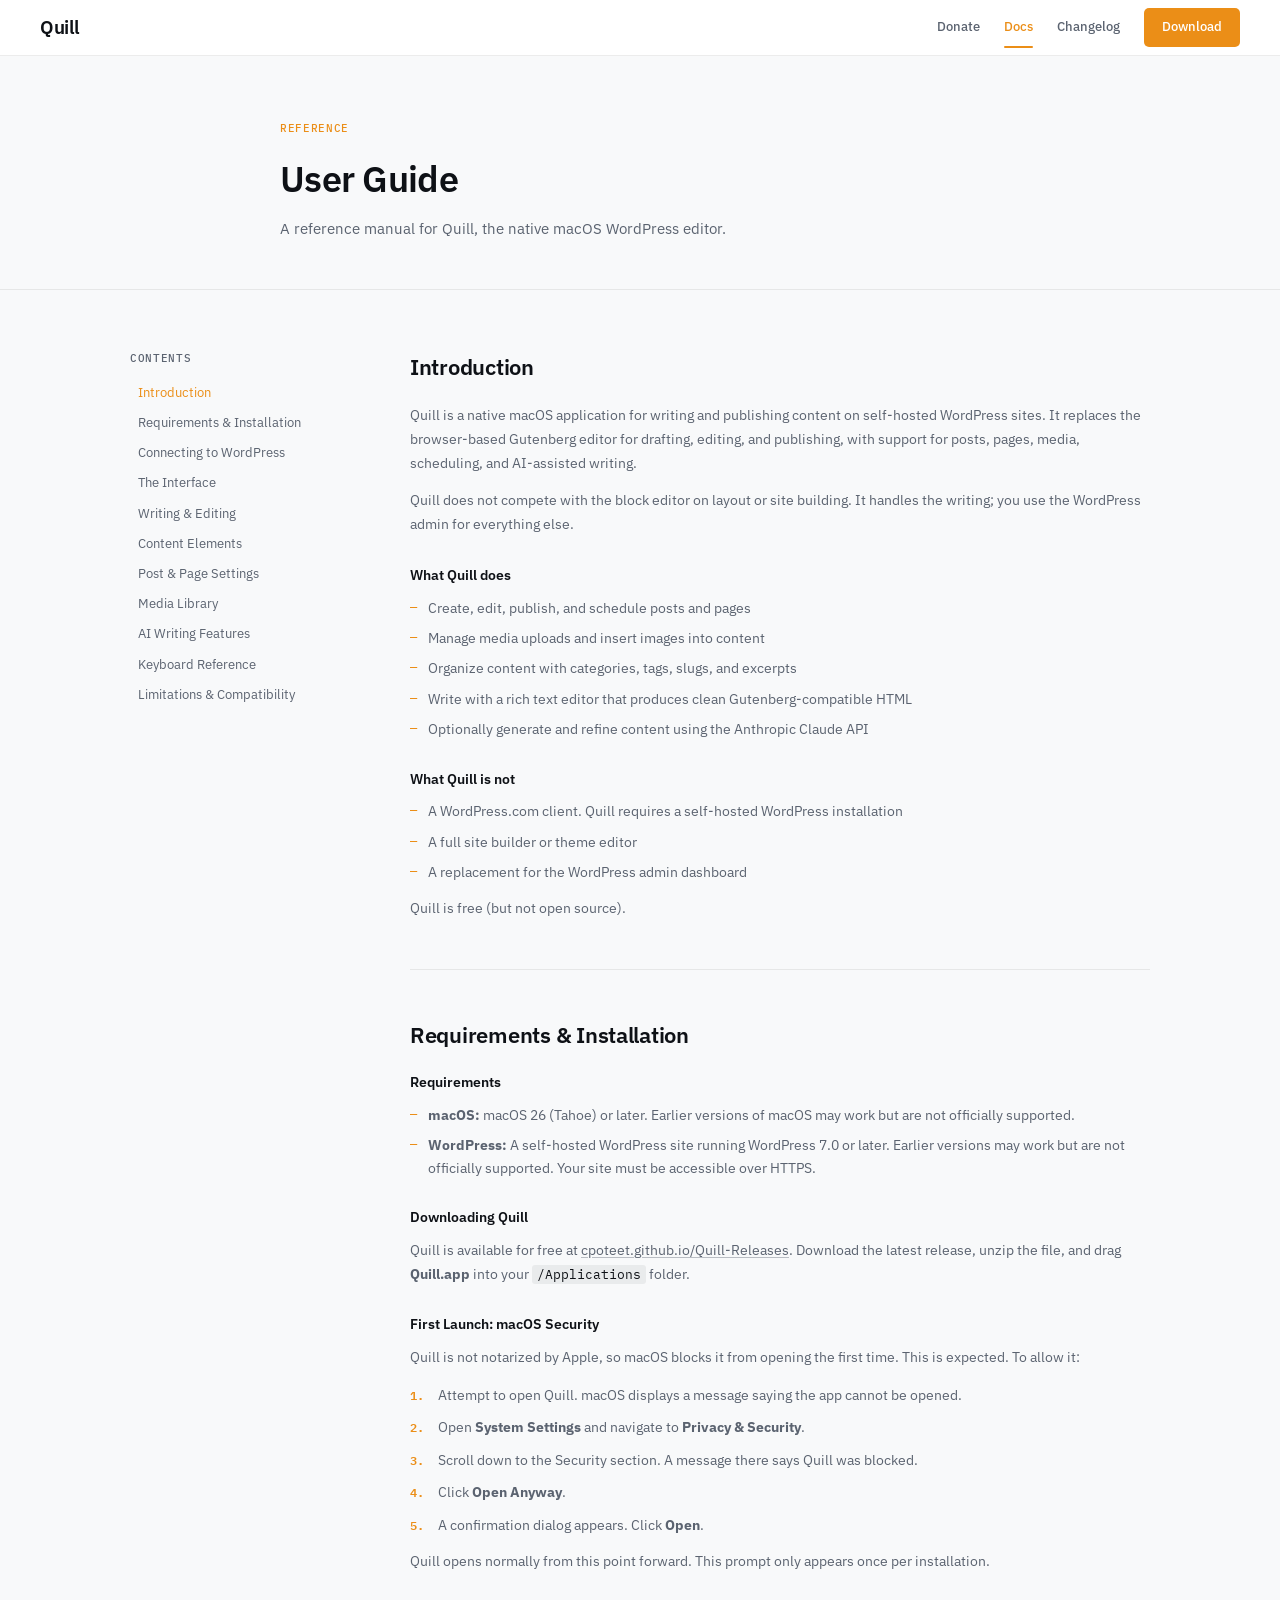
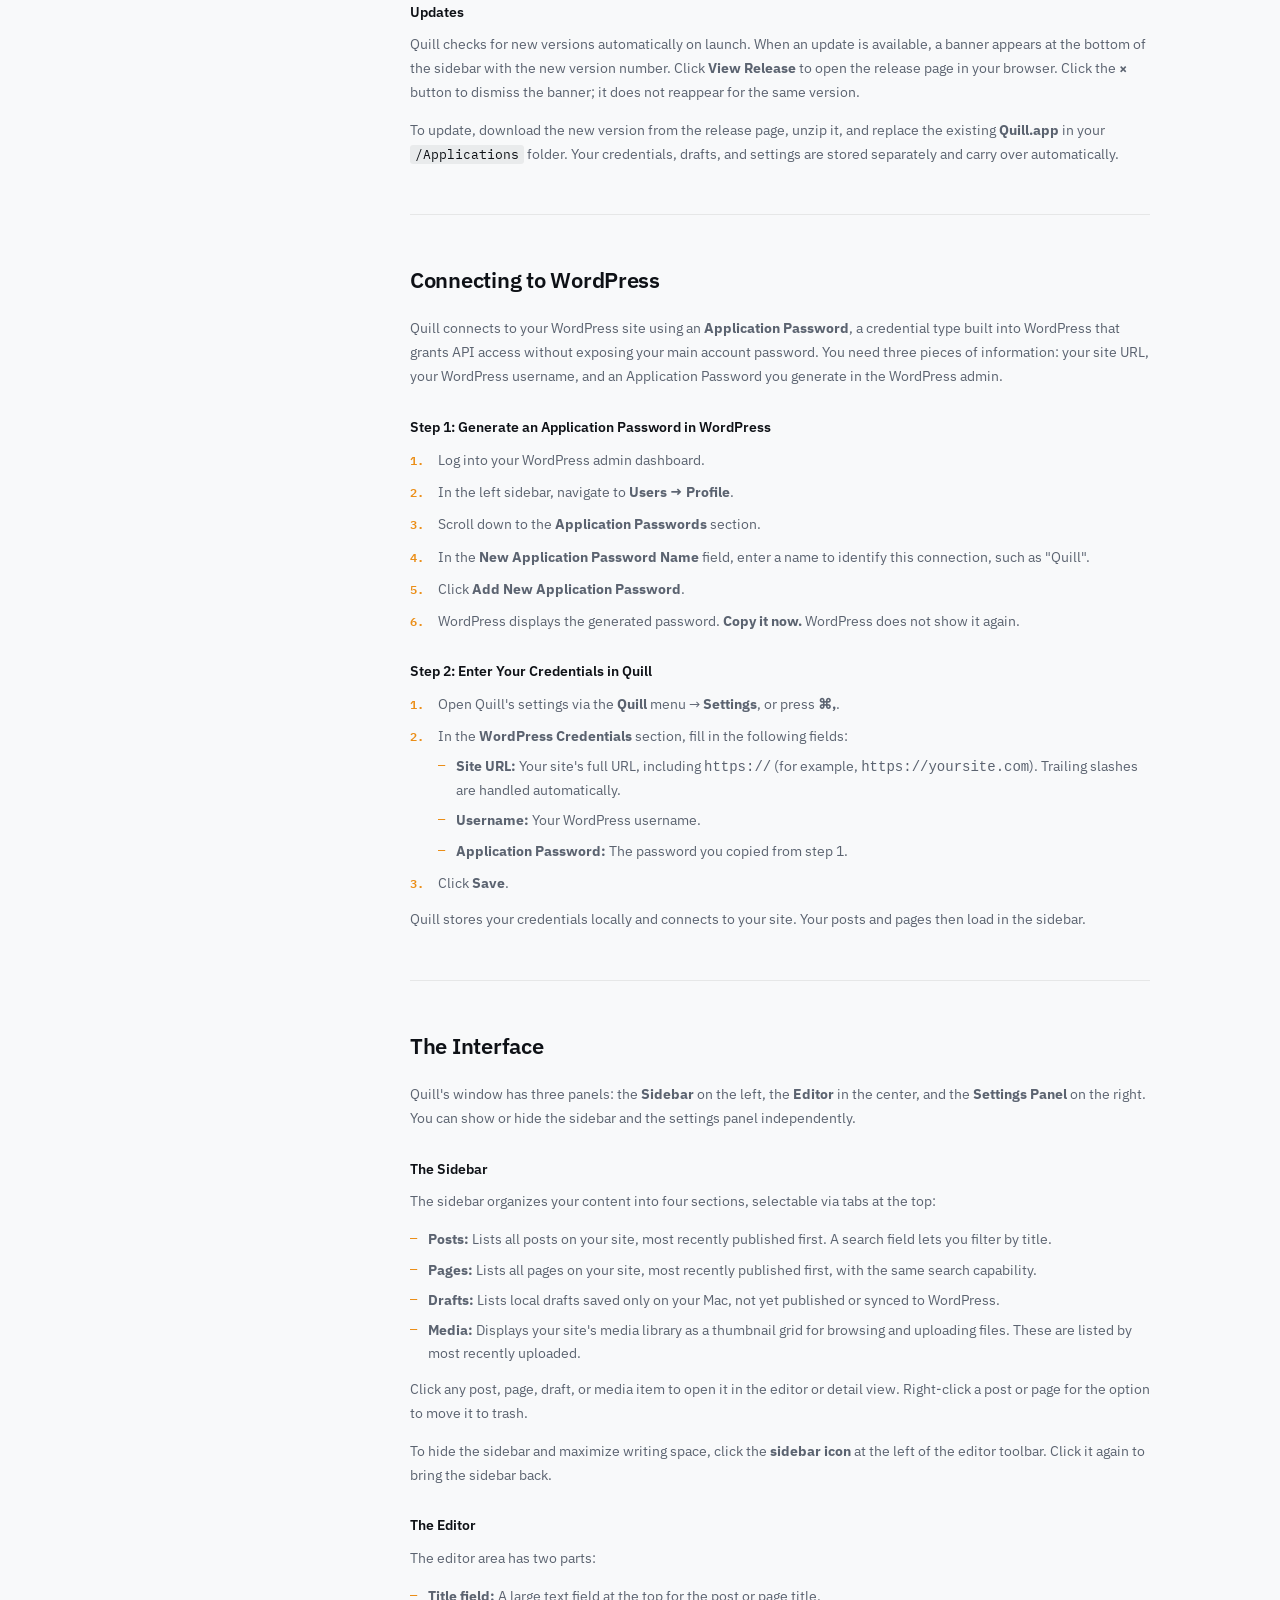
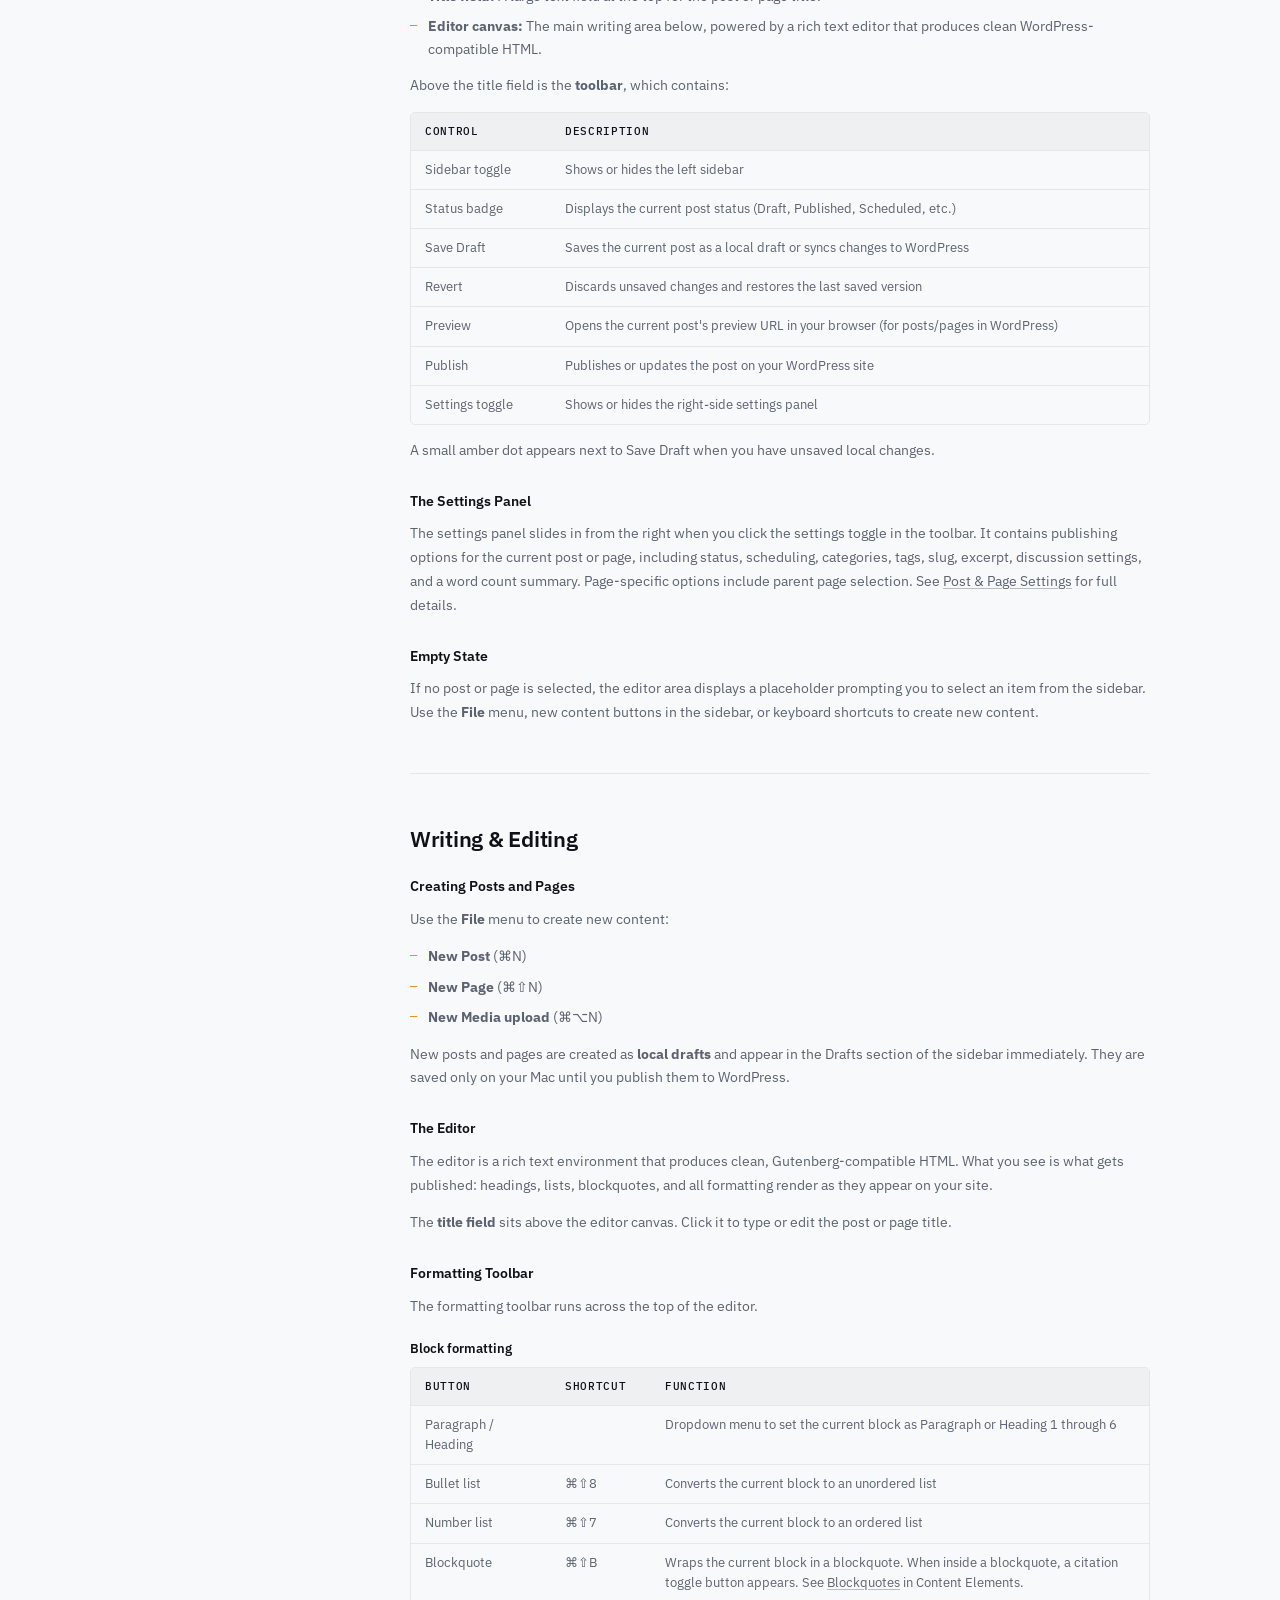
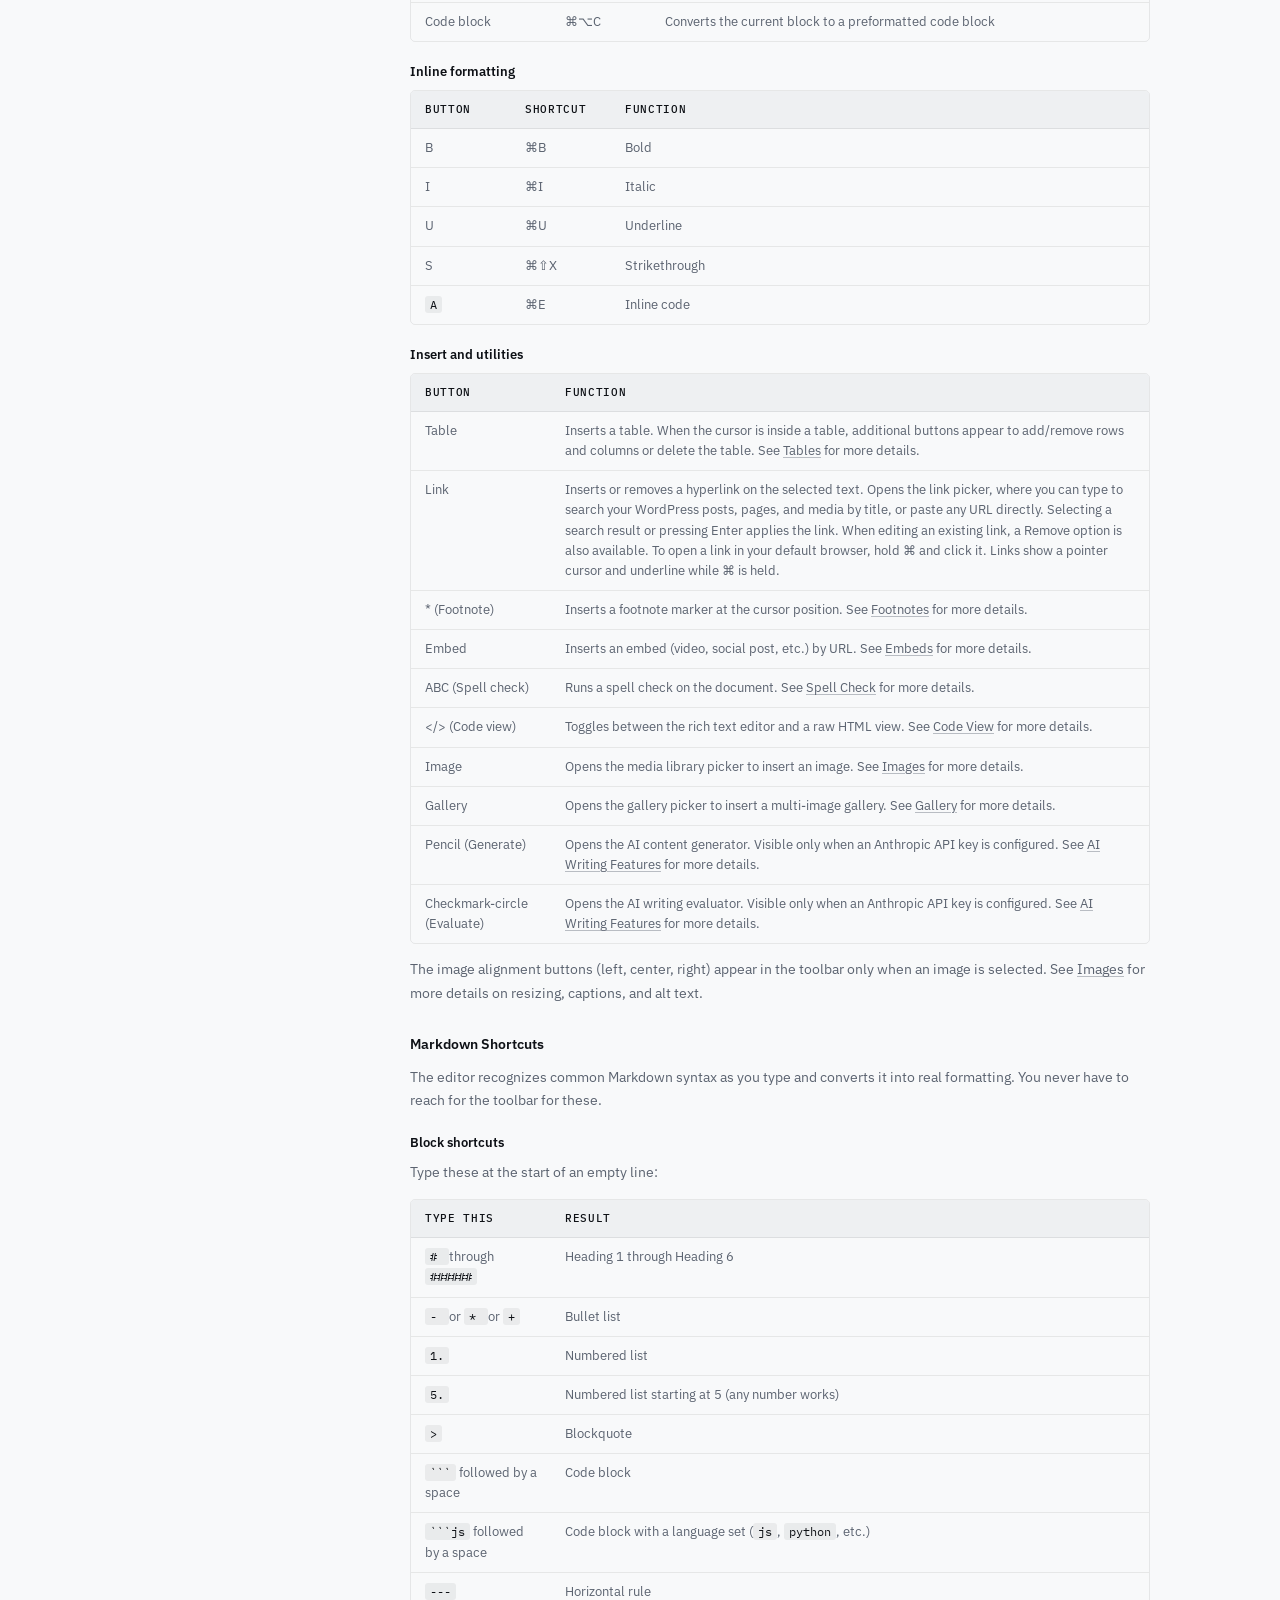
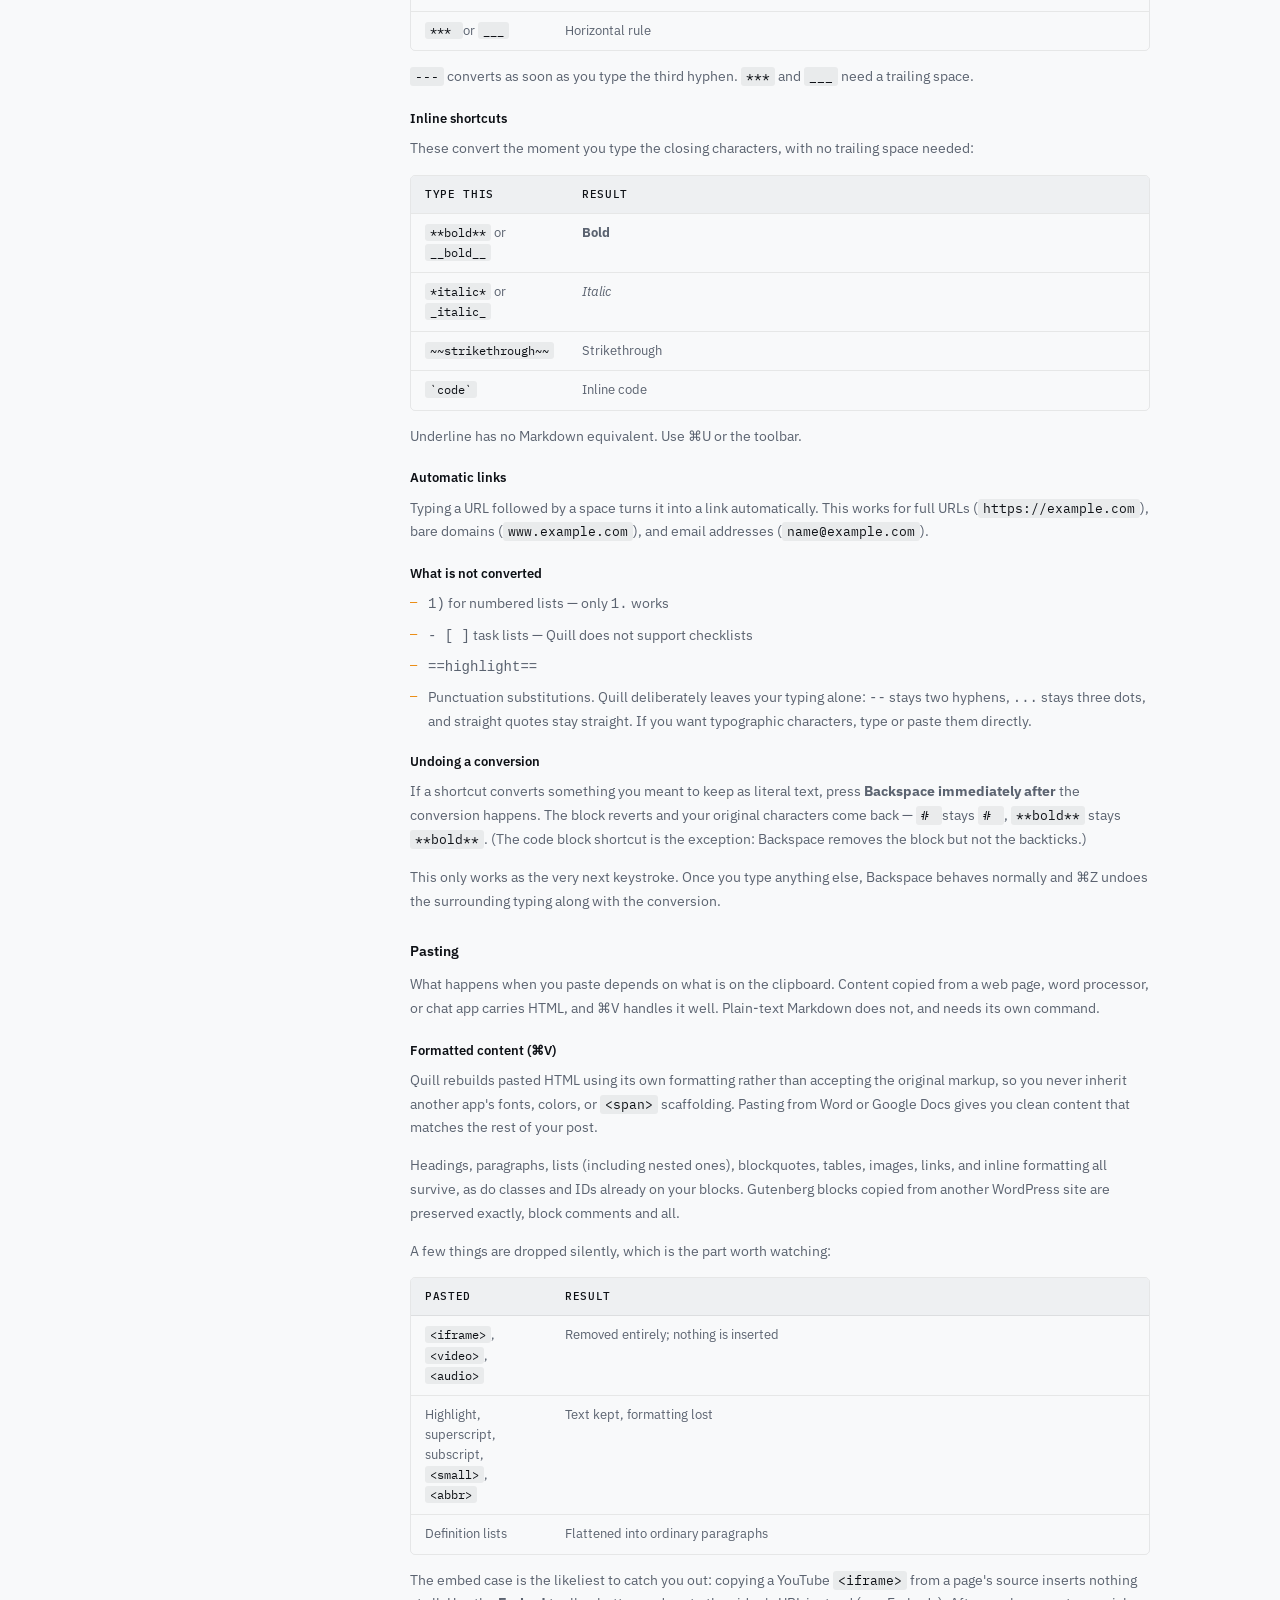
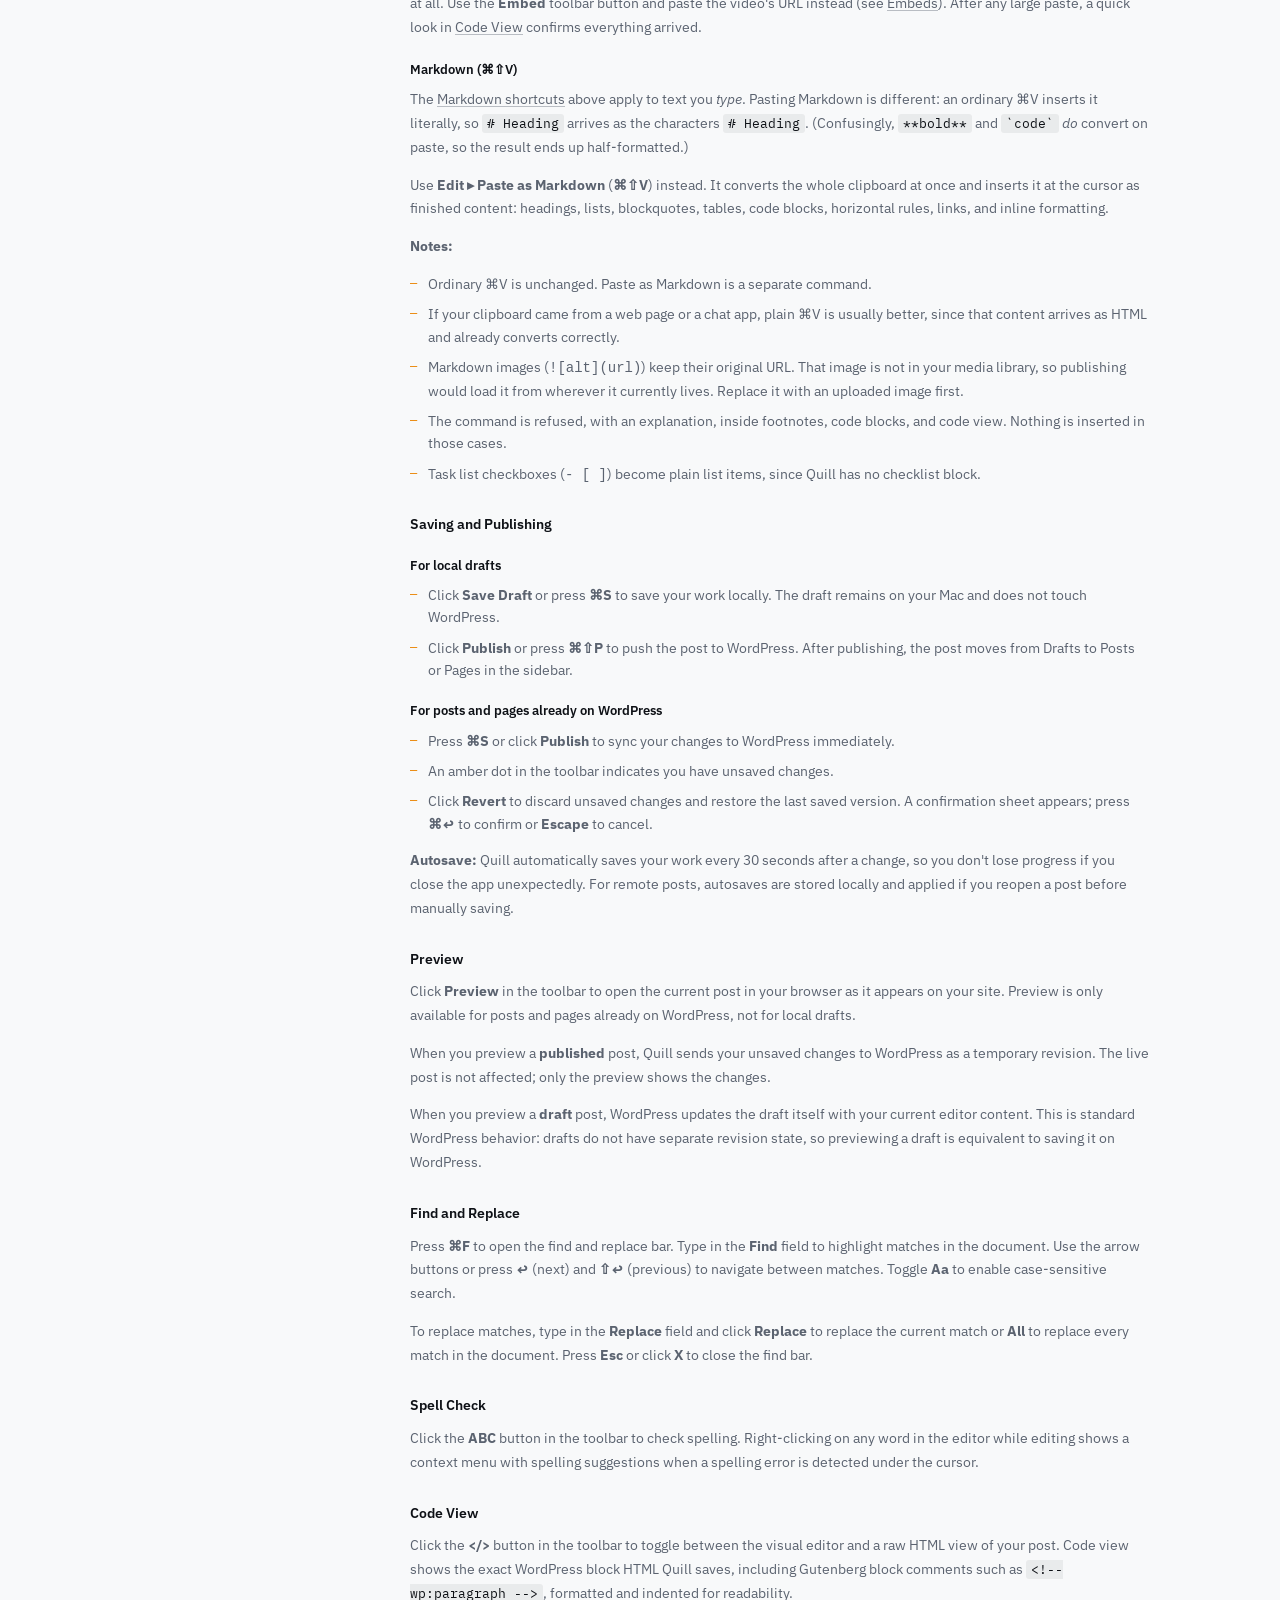
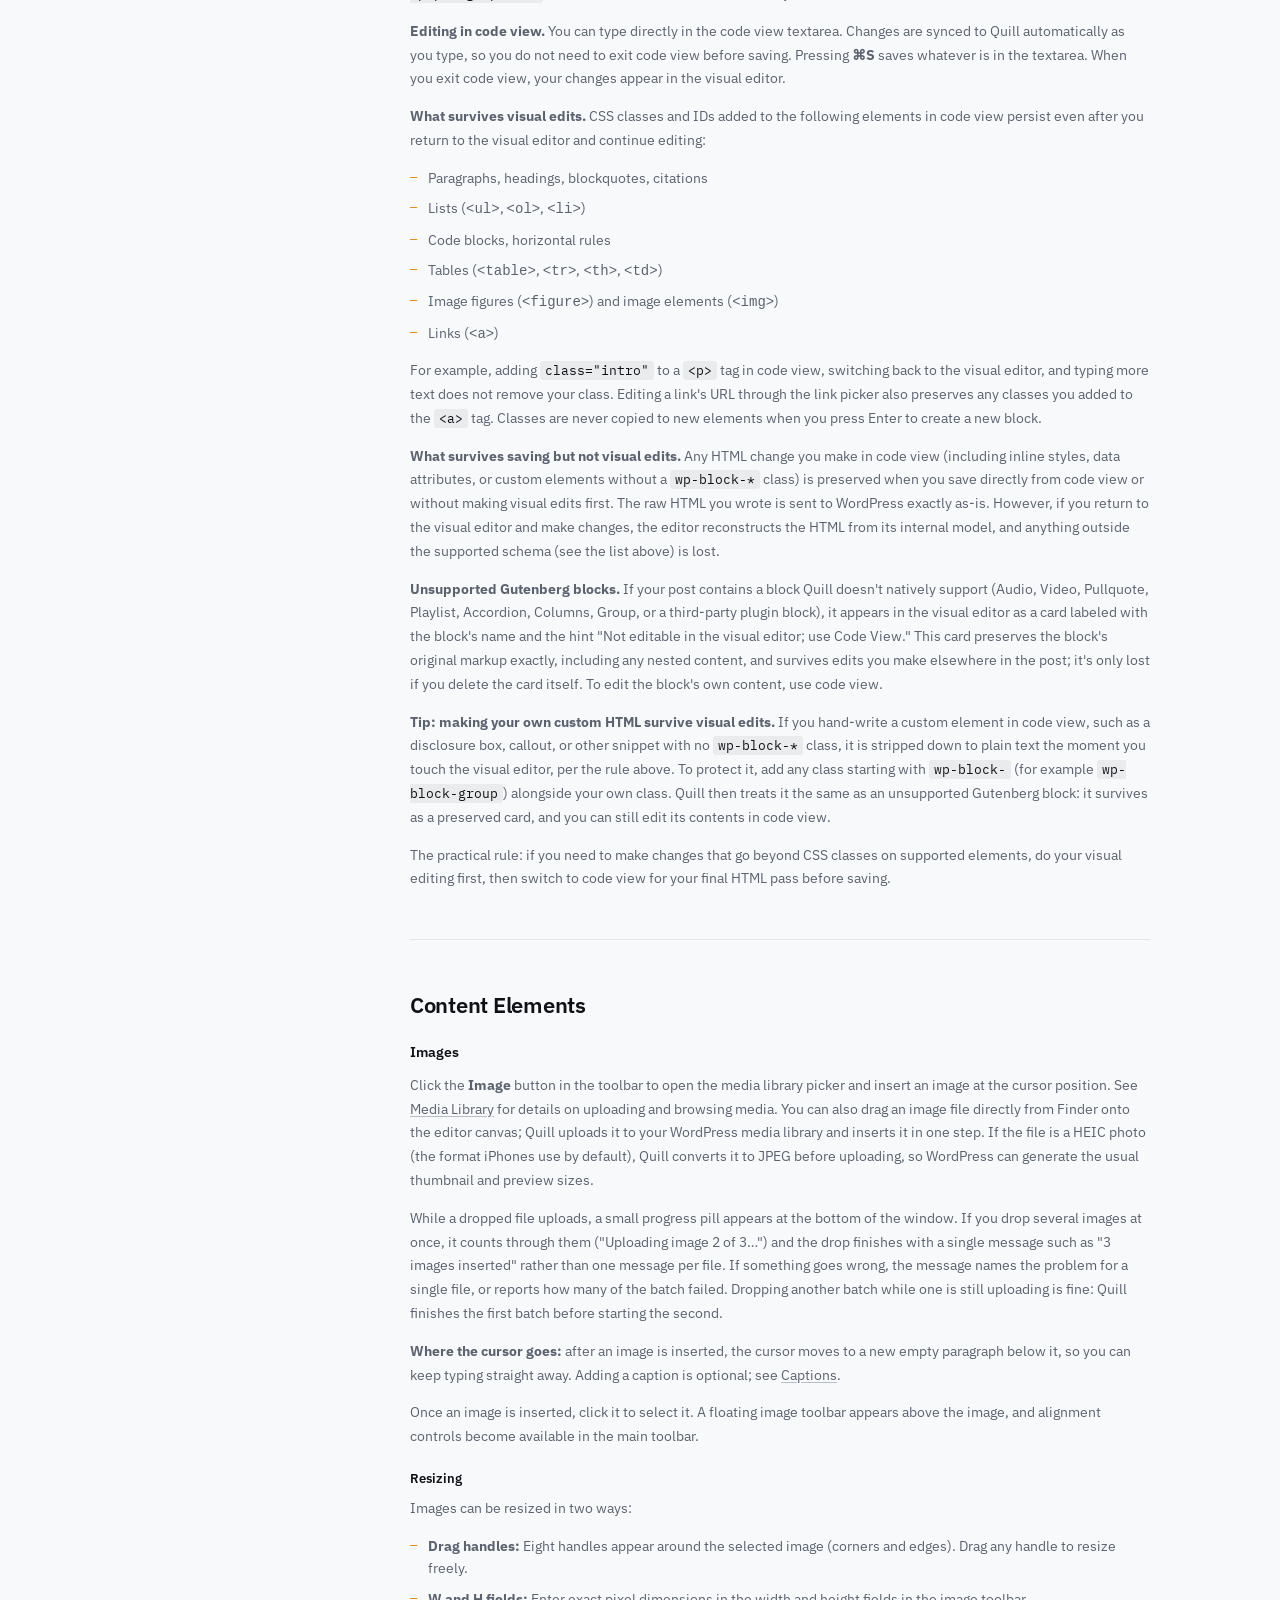
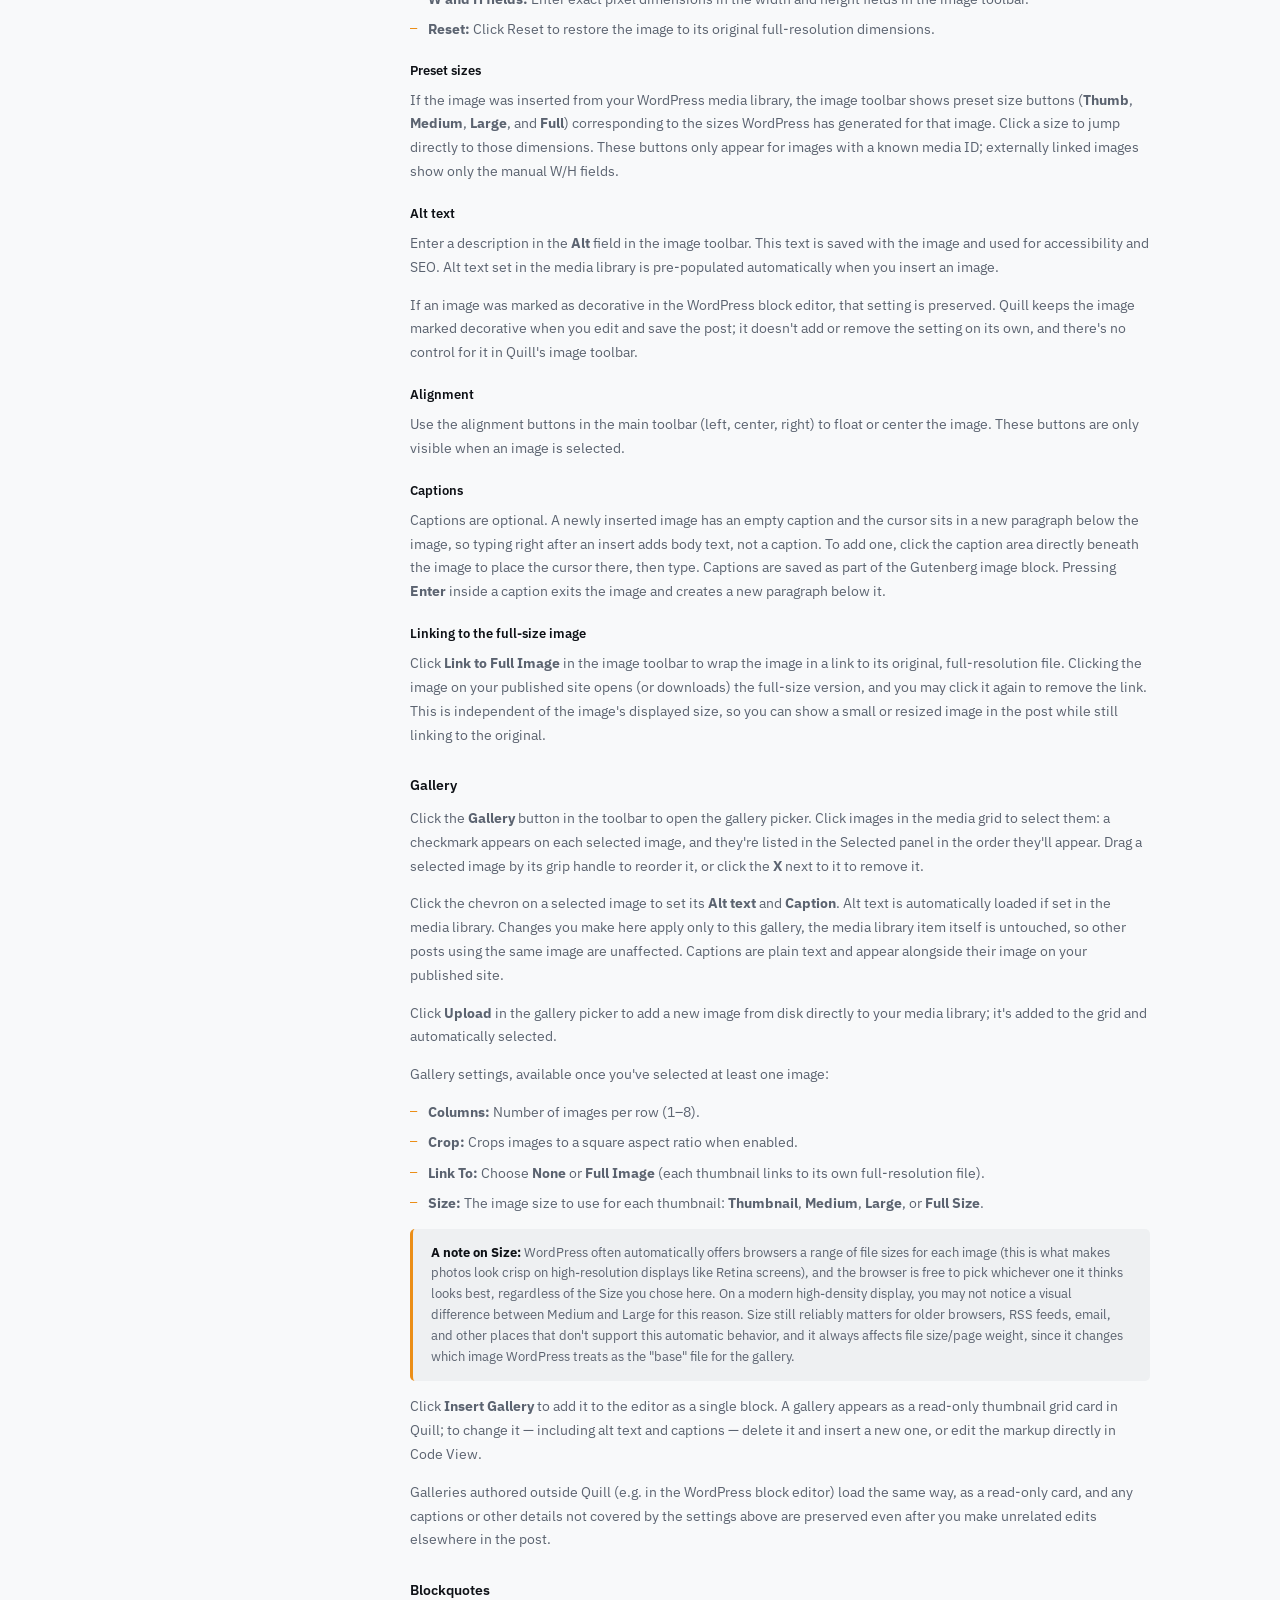
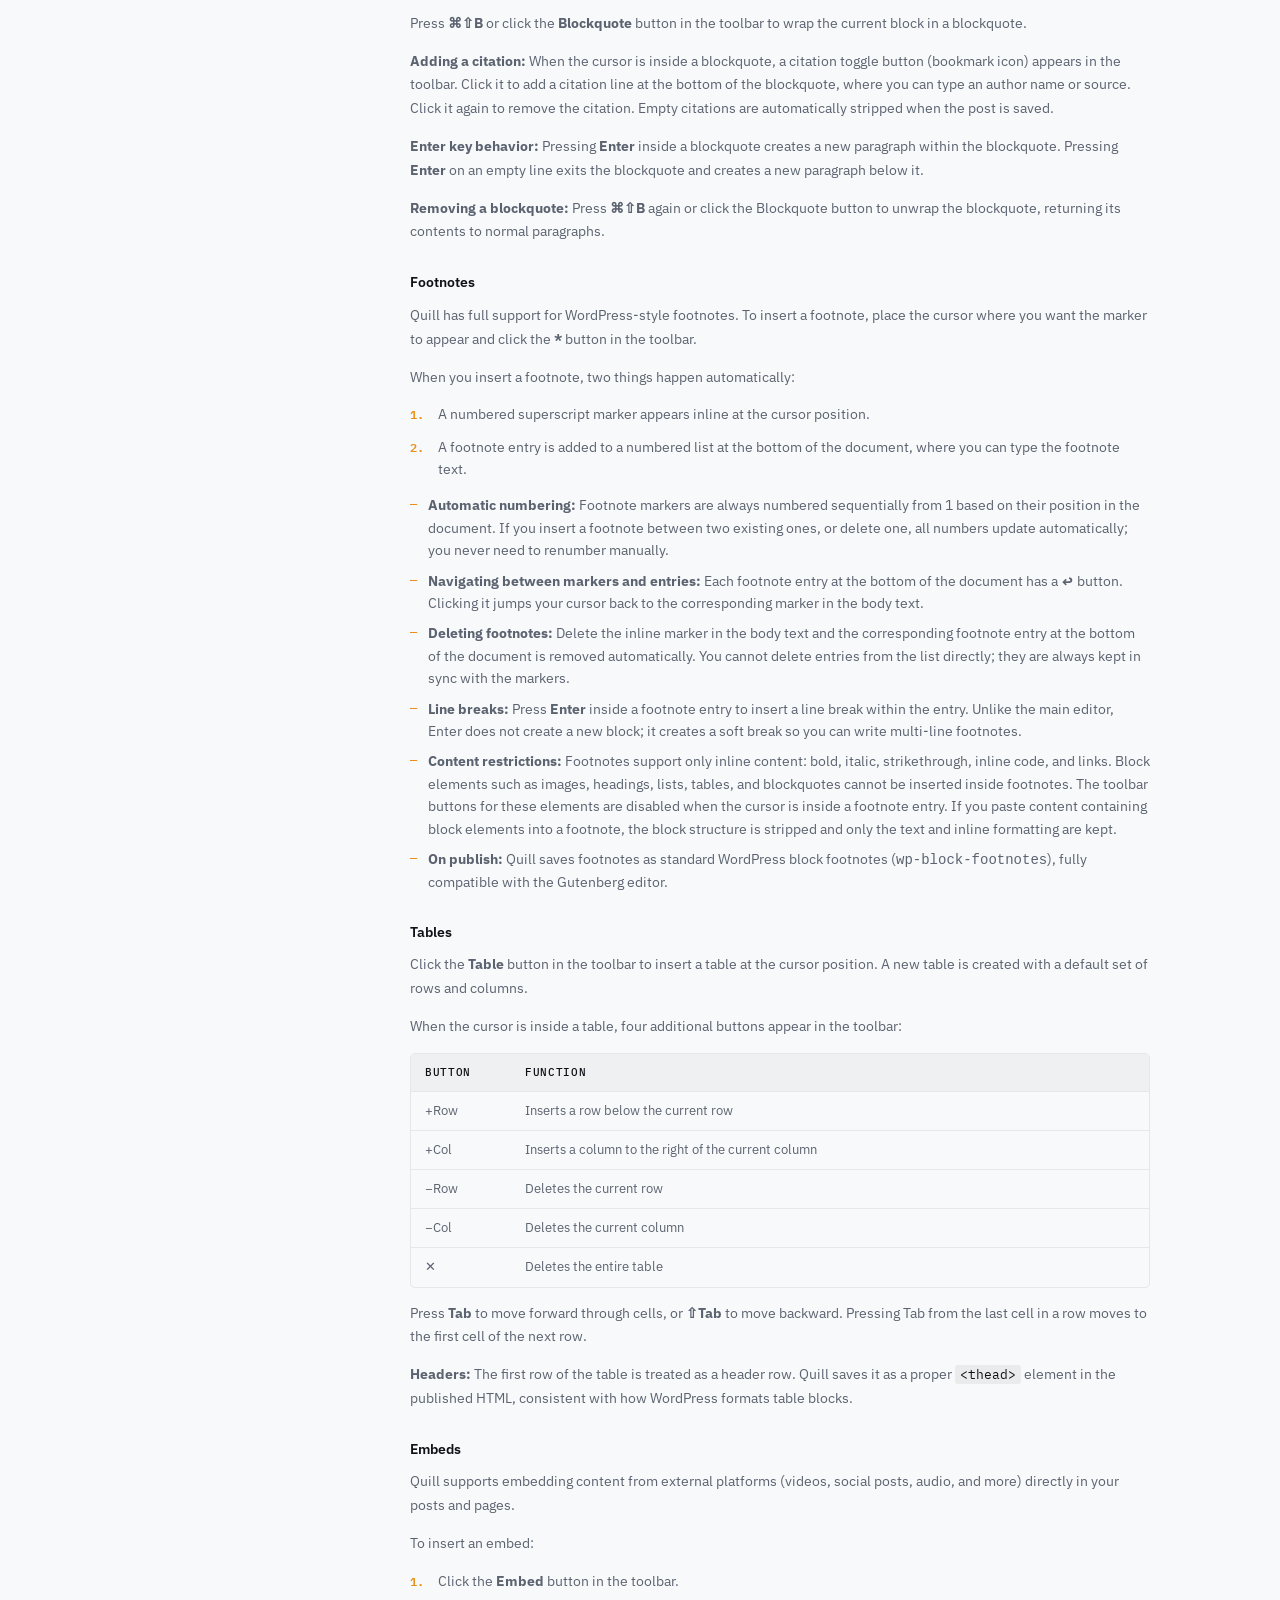
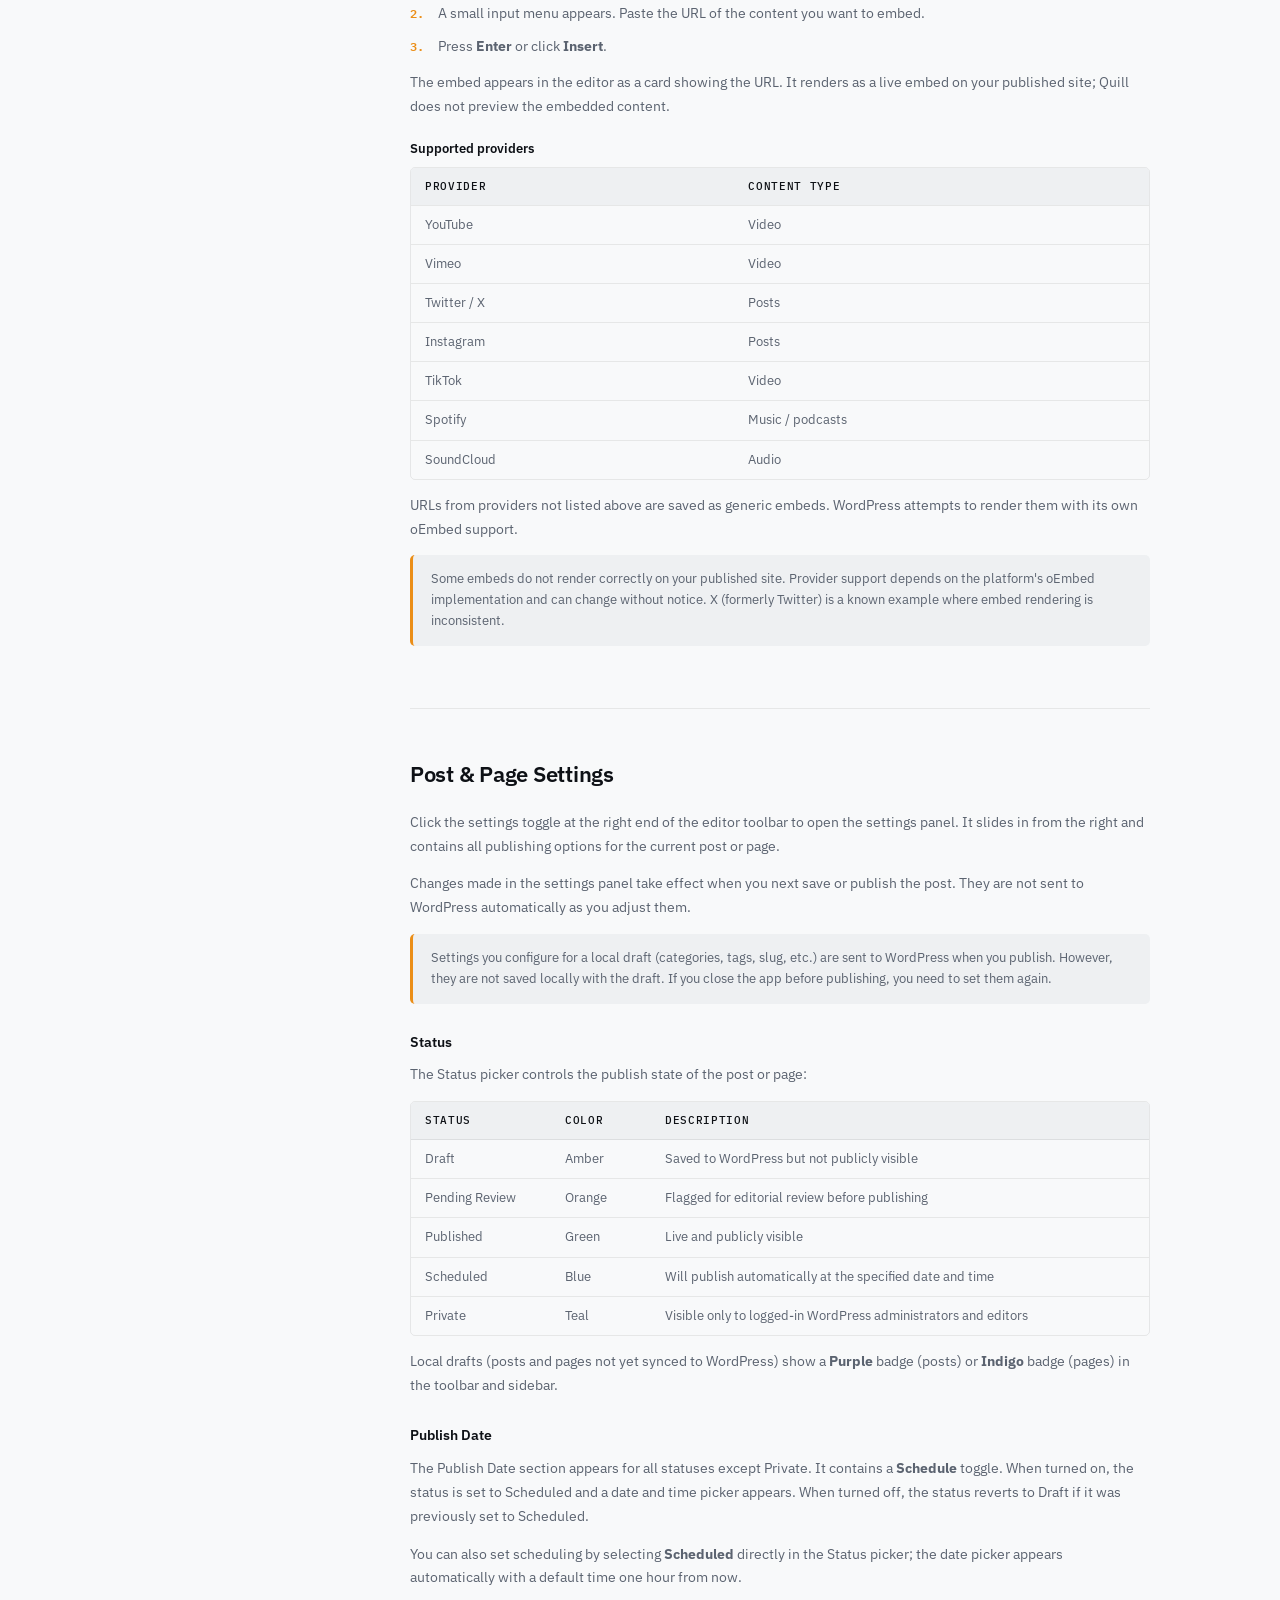
<file: docs.html>
<!DOCTYPE html>
<html lang="en">
<head>
  <meta charset="UTF-8">
  <meta name="viewport" content="width=device-width, initial-scale=1.0">
  <title>User Guide — Quill</title>
  <meta name="description" content="A reference manual for Quill, the native macOS WordPress editor.">
  <link rel="preconnect" href="https://fonts.googleapis.com">
  <link rel="preconnect" href="https://fonts.gstatic.com" crossorigin>
  <link href="https://fonts.googleapis.com/css2?family=IBM+Plex+Sans:wght@400;500;600;700&family=IBM+Plex+Mono:wght@400;500;600&display=swap" rel="stylesheet">
  <link rel="stylesheet" href="style.css">
</head>
<body>

  <nav class="nav">
    <a href="/Quill-Releases/" class="nav__logo">Quill</a>
    <div class="nav__links">
      <a href="https://www.paypal.com/donate?hosted_button_id=25BUE2BS854YN" class="nav__link" target="_blank" rel="noopener">Donate</a>
      <a href="docs.html" class="nav__link nav__link--active">Docs</a>
      <a href="changelog.html" class="nav__link">Changelog</a>
      <a href="https://cpoteet.github.io/Quill-Releases/Quill.zip" class="btn-primary">Download</a>
    </div>
  </nav>

  <section class="changelog-header">
    <div class="changelog-header__inner">
      <p class="eyebrow">Reference</p>
      <h1 class="changelog-header__title">User Guide</h1>
      <p class="changelog-header__sub">A reference manual for Quill, the native macOS WordPress editor.</p>
    </div>
  </section>

  <div class="docs-layout">

    <aside class="docs-toc">
      <p class="docs-toc__heading">Contents</p>
      <ul class="docs-toc__list">
        <li><a href="#introduction" class="docs-toc__link">Introduction</a></li>
        <li><a href="#requirements--installation" class="docs-toc__link">Requirements &amp; Installation</a></li>
        <li><a href="#connecting-to-wordpress" class="docs-toc__link">Connecting to WordPress</a></li>
        <li><a href="#the-interface" class="docs-toc__link">The Interface</a></li>
        <li><a href="#writing--editing" class="docs-toc__link">Writing &amp; Editing</a></li>
        <li><a href="#content-elements" class="docs-toc__link">Content Elements</a></li>
        <li><a href="#post--page-settings" class="docs-toc__link">Post &amp; Page Settings</a></li>
        <li><a href="#media-library" class="docs-toc__link">Media Library</a></li>
        <li><a href="#ai-writing-features" class="docs-toc__link">AI Writing Features</a></li>
        <li><a href="#keyboard-reference" class="docs-toc__link">Keyboard Reference</a></li>
        <li><a href="#limitations--compatibility" class="docs-toc__link">Limitations &amp; Compatibility</a></li>
      </ul>
    </aside>

    <main class="docs-content">

      <section class="docs-section" id="introduction">
        <h2 class="docs-h2">Introduction</h2>
        <p class="docs-body">Quill is a native macOS application for writing and publishing content on self-hosted WordPress sites. It replaces the browser-based Gutenberg editor for drafting, editing, and publishing, with support for posts, pages, media, scheduling, and AI-assisted writing.</p>
        <p class="docs-body">Quill does not compete with the block editor on layout or site building. It handles the writing; you use the WordPress admin for everything else.</p>
        <h3 class="docs-h3">What Quill does</h3>
        <ul class="docs-list">
          <li>Create, edit, publish, and schedule posts and pages</li>
          <li>Manage media uploads and insert images into content</li>
          <li>Organize content with categories, tags, slugs, and excerpts</li>
          <li>Write with a rich text editor that produces clean Gutenberg-compatible HTML</li>
          <li>Optionally generate and refine content using the Anthropic Claude API</li>
        </ul>
        <h3 class="docs-h3">What Quill is not</h3>
        <ul class="docs-list">
          <li>A WordPress.com client. Quill requires a self-hosted WordPress installation</li>
          <li>A full site builder or theme editor</li>
          <li>A replacement for the WordPress admin dashboard</li>
        </ul>
        <p class="docs-body">Quill is free (but not open source).</p>
      </section>

      <section class="docs-section" id="requirements--installation">
        <h2 class="docs-h2">Requirements &amp; Installation</h2>
        <h3 class="docs-h3">Requirements</h3>
        <ul class="docs-list">
          <li><strong>macOS:</strong> macOS 26 (Tahoe) or later. Earlier versions of macOS may work but are not officially supported.</li>
          <li><strong>WordPress:</strong> A self-hosted WordPress site running WordPress 7.0 or later. Earlier versions may work but are not officially supported. Your site must be accessible over HTTPS.</li>
        </ul>
        <h3 class="docs-h3">Downloading Quill</h3>
        <p class="docs-body">Quill is available for free at <a href="https://cpoteet.github.io/Quill-Releases/" class="content-link" target="_blank" rel="noopener">cpoteet.github.io/Quill-Releases</a>. Download the latest release, unzip the file, and drag <strong>Quill.app</strong> into your <code>/Applications</code> folder.</p>
        <h3 class="docs-h3">First Launch: macOS Security</h3>
        <p class="docs-body">Quill is not notarized by Apple, so macOS blocks it from opening the first time. This is expected. To allow it:</p>
        <ol class="docs-ol">
          <li>Attempt to open Quill. macOS displays a message saying the app cannot be opened.</li>
          <li>Open <strong>System Settings</strong> and navigate to <strong>Privacy &amp; Security</strong>.</li>
          <li>Scroll down to the Security section. A message there says Quill was blocked.</li>
          <li>Click <strong>Open Anyway</strong>.</li>
          <li>A confirmation dialog appears. Click <strong>Open</strong>.</li>
        </ol>
        <p class="docs-body">Quill opens normally from this point forward. This prompt only appears once per installation.</p>
        <h3 class="docs-h3">Updates</h3>
        <p class="docs-body">Quill checks for new versions automatically on launch. When an update is available, a banner appears at the bottom of the sidebar with the new version number. Click <strong>View Release</strong> to open the release page in your browser. Click the <strong>×</strong> button to dismiss the banner; it does not reappear for the same version.</p>
        <p class="docs-body">To update, download the new version from the release page, unzip it, and replace the existing <strong>Quill.app</strong> in your <code>/Applications</code> folder. Your credentials, drafts, and settings are stored separately and carry over automatically.</p>
      </section>

      <section class="docs-section" id="connecting-to-wordpress">
        <h2 class="docs-h2">Connecting to WordPress</h2>
        <p class="docs-body">Quill connects to your WordPress site using an <strong>Application Password</strong>, a credential type built into WordPress that grants API access without exposing your main account password. You need three pieces of information: your site URL, your WordPress username, and an Application Password you generate in the WordPress admin.</p>
        <h3 class="docs-h3">Step 1: Generate an Application Password in WordPress</h3>
        <ol class="docs-ol">
          <li>Log into your WordPress admin dashboard.</li>
          <li>In the left sidebar, navigate to <strong>Users → Profile</strong>.</li>
          <li>Scroll down to the <strong>Application Passwords</strong> section.</li>
          <li>In the <strong>New Application Password Name</strong> field, enter a name to identify this connection, such as "Quill".</li>
          <li>Click <strong>Add New Application Password</strong>.</li>
          <li>WordPress displays the generated password. <strong>Copy it now.</strong> WordPress does not show it again.</li>
        </ol>
        <h3 class="docs-h3">Step 2: Enter Your Credentials in Quill</h3>
        <ol class="docs-ol">
          <li>Open Quill's settings via the <strong>Quill</strong> menu → <strong>Settings</strong>, or press <strong>⌘,</strong>.</li>
          <li>In the <strong>WordPress Credentials</strong> section, fill in the following fields:
            <ul class="docs-list docs-list--nested">
              <li><strong>Site URL:</strong> Your site's full URL, including <code>https://</code> (for example, <code>https://yoursite.com</code>). Trailing slashes are handled automatically.</li>
              <li><strong>Username:</strong> Your WordPress username.</li>
              <li><strong>Application Password:</strong> The password you copied from step 1.</li>
            </ul>
          </li>
          <li>Click <strong>Save</strong>.</li>
        </ol>
        <p class="docs-body">Quill stores your credentials locally and connects to your site. Your posts and pages then load in the sidebar.</p>
      </section>

      <section class="docs-section" id="the-interface">
        <h2 class="docs-h2">The Interface</h2>
        <p class="docs-body">Quill's window has three panels: the <strong>Sidebar</strong> on the left, the <strong>Editor</strong> in the center, and the <strong>Settings Panel</strong> on the right. You can show or hide the sidebar and the settings panel independently.</p>
        <h3 class="docs-h3">The Sidebar</h3>
        <p class="docs-body">The sidebar organizes your content into four sections, selectable via tabs at the top:</p>
        <ul class="docs-list">
          <li><strong>Posts:</strong> Lists all posts on your site, most recently published first. A search field lets you filter by title.</li>
          <li><strong>Pages:</strong> Lists all pages on your site, most recently published first, with the same search capability.</li>
          <li><strong>Drafts:</strong> Lists local drafts saved only on your Mac, not yet published or synced to WordPress.</li>
          <li><strong>Media:</strong> Displays your site's media library as a thumbnail grid for browsing and uploading files. These are listed by most recently uploaded.</li>
        </ul>
        <p class="docs-body">Click any post, page, draft, or media item to open it in the editor or detail view. Right-click a post or page for the option to move it to trash.</p>
        <p class="docs-body">To hide the sidebar and maximize writing space, click the <strong>sidebar icon</strong> at the left of the editor toolbar. Click it again to bring the sidebar back.</p>
        <h3 class="docs-h3">The Editor</h3>
        <p class="docs-body">The editor area has two parts:</p>
        <ul class="docs-list">
          <li><strong>Title field:</strong> A large text field at the top for the post or page title.</li>
          <li><strong>Editor canvas:</strong> The main writing area below, powered by a rich text editor that produces clean WordPress-compatible HTML.</li>
        </ul>
        <p class="docs-body">Above the title field is the <strong>toolbar</strong>, which contains:</p>
        <div class="docs-table-wrap">
          <table class="docs-table">
            <thead>
              <tr><th class="docs-table__col--label">Control</th><th>Description</th></tr>
            </thead>
            <tbody>
              <tr><td>Sidebar toggle</td><td>Shows or hides the left sidebar</td></tr>
              <tr><td>Status badge</td><td>Displays the current post status (Draft, Published, Scheduled, etc.)</td></tr>
              <tr><td>Save Draft</td><td>Saves the current post as a local draft or syncs changes to WordPress</td></tr>
              <tr><td>Revert</td><td>Discards unsaved changes and restores the last saved version</td></tr>
              <tr><td>Preview</td><td>Opens the current post's preview URL in your browser (for posts/pages in WordPress)</td></tr>
              <tr><td>Publish</td><td>Publishes or updates the post on your WordPress site</td></tr>
              <tr><td>Settings toggle</td><td>Shows or hides the right-side settings panel</td></tr>
            </tbody>
          </table>
        </div>
        <p class="docs-body">A small amber dot appears next to Save Draft when you have unsaved local changes.</p>
        <h3 class="docs-h3">The Settings Panel</h3>
        <p class="docs-body">The settings panel slides in from the right when you click the settings toggle in the toolbar. It contains publishing options for the current post or page, including status, scheduling, categories, tags, slug, excerpt, discussion settings, and a word count summary. Page-specific options include parent page selection. See <a href="#post--page-settings" class="content-link">Post &amp; Page Settings</a> for full details.</p>
        <h3 class="docs-h3">Empty State</h3>
        <p class="docs-body">If no post or page is selected, the editor area displays a placeholder prompting you to select an item from the sidebar. Use the <strong>File</strong> menu, new content buttons in the sidebar, or keyboard shortcuts to create new content.</p>
      </section>

      <section class="docs-section" id="writing--editing">
        <h2 class="docs-h2">Writing &amp; Editing</h2>
        <h3 class="docs-h3">Creating Posts and Pages</h3>
        <p class="docs-body">Use the <strong>File</strong> menu to create new content:</p>
        <ul class="docs-list">
          <li><strong>New Post</strong> (⌘N)</li>
          <li><strong>New Page</strong> (⌘⇧N)</li>
          <li><strong>New Media upload</strong> (⌘⌥N)</li>
        </ul>
        <p class="docs-body">New posts and pages are created as <strong>local drafts</strong> and appear in the Drafts section of the sidebar immediately. They are saved only on your Mac until you publish them to WordPress.</p>
        <h3 class="docs-h3">The Editor</h3>
        <p class="docs-body">The editor is a rich text environment that produces clean, Gutenberg-compatible HTML. What you see is what gets published: headings, lists, blockquotes, and all formatting render as they appear on your site.</p>
        <p class="docs-body">The <strong>title field</strong> sits above the editor canvas. Click it to type or edit the post or page title.</p>
        <h3 class="docs-h3">Formatting Toolbar</h3>
        <p class="docs-body">The formatting toolbar runs across the top of the editor.</p>
        <h4 class="docs-h4">Block formatting</h4>
        <div class="docs-table-wrap">
          <table class="docs-table">
            <thead>
              <tr><th class="docs-table__col--label">Button</th><th class="docs-table__col--key">Shortcut</th><th>Function</th></tr>
            </thead>
            <tbody>
              <tr><td>Paragraph / Heading</td><td></td><td>Dropdown menu to set the current block as Paragraph or Heading 1 through 6</td></tr>
              <tr><td>Bullet list</td><td>⌘⇧8</td><td>Converts the current block to an unordered list</td></tr>
              <tr><td>Number list</td><td>⌘⇧7</td><td>Converts the current block to an ordered list</td></tr>
              <tr><td>Blockquote</td><td>⌘⇧B</td><td>Wraps the current block in a blockquote. When inside a blockquote, a citation toggle button appears. See <a href="#blockquotes" class="content-link">Blockquotes</a> in Content Elements.</td></tr>
              <tr><td>Code block</td><td>⌘⌥C</td><td>Converts the current block to a preformatted code block</td></tr>
            </tbody>
          </table>
        </div>
        <h4 class="docs-h4">Inline formatting</h4>
        <div class="docs-table-wrap">
          <table class="docs-table">
            <thead>
              <tr><th class="docs-table__col--key">Button</th><th class="docs-table__col--key">Shortcut</th><th>Function</th></tr>
            </thead>
            <tbody>
              <tr><td>B</td><td>⌘B</td><td>Bold</td></tr>
              <tr><td>I</td><td>⌘I</td><td>Italic</td></tr>
              <tr><td>U</td><td>⌘U</td><td>Underline</td></tr>
              <tr><td>S</td><td>⌘⇧X</td><td>Strikethrough</td></tr>
              <tr><td><code>A</code></td><td>⌘E</td><td>Inline code</td></tr>
            </tbody>
          </table>
        </div>
        <h4 class="docs-h4">Insert and utilities</h4>
        <div class="docs-table-wrap">
          <table class="docs-table">
            <thead>
              <tr><th class="docs-table__col--label">Button</th><th>Function</th></tr>
            </thead>
            <tbody>
              <tr><td>Table</td><td>Inserts a table. When the cursor is inside a table, additional buttons appear to add/remove rows and columns or delete the table. See <a href="#tables" class="content-link">Tables</a> for more details.</td></tr>
              <tr><td>Link</td><td>Inserts or removes a hyperlink on the selected text. Opens the link picker, where you can type to search your WordPress posts, pages, and media by title, or paste any URL directly. Selecting a search result or pressing Enter applies the link. When editing an existing link, a Remove option is also available. To open a link in your default browser, hold ⌘ and click it. Links show a pointer cursor and underline while ⌘ is held.</td></tr>
              <tr><td>* (Footnote)</td><td>Inserts a footnote marker at the cursor position. See <a href="#footnotes" class="content-link">Footnotes</a> for more details.</td></tr>
              <tr><td>Embed</td><td>Inserts an embed (video, social post, etc.) by URL. See <a href="#embeds" class="content-link">Embeds</a> for more details.</td></tr>
              <tr><td>ABC (Spell check)</td><td>Runs a spell check on the document. See <a href="#spell-check" class="content-link">Spell Check</a> for more details.</td></tr>
              <tr><td>&lt;/&gt; (Code view)</td><td>Toggles between the rich text editor and a raw HTML view. See <a href="#code-view" class="content-link">Code View</a> for more details.</td></tr>
              <tr><td>Image</td><td>Opens the media library picker to insert an image. See <a href="#images" class="content-link">Images</a> for more details.</td></tr>
              <tr><td>Gallery</td><td>Opens the gallery picker to insert a multi-image gallery. See <a href="#gallery" class="content-link">Gallery</a> for more details.</td></tr>
              <tr><td>Pencil (Generate)</td><td>Opens the AI content generator. Visible only when an Anthropic API key is configured. See <a href="#ai-writing-features" class="content-link">AI Writing Features</a> for more details.</td></tr>
              <tr><td>Checkmark-circle (Evaluate)</td><td>Opens the AI writing evaluator. Visible only when an Anthropic API key is configured. See <a href="#ai-writing-features" class="content-link">AI Writing Features</a> for more details.</td></tr>
            </tbody>
          </table>
        </div>
        <p class="docs-body">The image alignment buttons (left, center, right) appear in the toolbar only when an image is selected. See <a href="#images" class="content-link">Images</a> for more details on resizing, captions, and alt text.</p>

        <h3 class="docs-h3" id="markdown-shortcuts">Markdown Shortcuts</h3>
        <p class="docs-body">The editor recognizes common Markdown syntax as you type and converts it into real formatting. You never have to reach for the toolbar for these.</p>
        <h4 class="docs-h4">Block shortcuts</h4>
        <p class="docs-body">Type these at the start of an empty line:</p>
        <div class="docs-table-wrap">
          <table class="docs-table">
            <thead>
              <tr><th class="docs-table__col--label">Type this</th><th>Result</th></tr>
            </thead>
            <tbody>
              <tr><td><code># </code> through <code>###### </code></td><td>Heading 1 through Heading 6</td></tr>
              <tr><td><code>- </code> or <code>* </code> or <code>+ </code></td><td>Bullet list</td></tr>
              <tr><td><code>1. </code></td><td>Numbered list</td></tr>
              <tr><td><code>5. </code></td><td>Numbered list starting at 5 (any number works)</td></tr>
              <tr><td><code>&gt; </code></td><td>Blockquote</td></tr>
              <tr><td><code>```</code> followed by a space</td><td>Code block</td></tr>
              <tr><td><code>```js</code> followed by a space</td><td>Code block with a language set (<code>js</code>, <code>python</code>, etc.)</td></tr>
              <tr><td><code>---</code></td><td>Horizontal rule</td></tr>
              <tr><td><code>*** </code> or <code>___ </code></td><td>Horizontal rule</td></tr>
            </tbody>
          </table>
        </div>
        <p class="docs-body"><code>---</code> converts as soon as you type the third hyphen. <code>***</code> and <code>___</code> need a trailing space.</p>
        <h4 class="docs-h4">Inline shortcuts</h4>
        <p class="docs-body">These convert the moment you type the closing characters, with no trailing space needed:</p>
        <div class="docs-table-wrap">
          <table class="docs-table">
            <thead>
              <tr><th class="docs-table__col--label">Type this</th><th>Result</th></tr>
            </thead>
            <tbody>
              <tr><td><code>**bold**</code> or <code>__bold__</code></td><td><strong>Bold</strong></td></tr>
              <tr><td><code>*italic*</code> or <code>_italic_</code></td><td><em>Italic</em></td></tr>
              <tr><td><code>~~strikethrough~~</code></td><td>Strikethrough</td></tr>
              <tr><td><code>`code`</code></td><td>Inline code</td></tr>
            </tbody>
          </table>
        </div>
        <p class="docs-body">Underline has no Markdown equivalent. Use ⌘U or the toolbar.</p>
        <h4 class="docs-h4">Automatic links</h4>
        <p class="docs-body">Typing a URL followed by a space turns it into a link automatically. This works for full URLs (<code>https://example.com</code>), bare domains (<code>www.example.com</code>), and email addresses (<code>name@example.com</code>).</p>
        <h4 class="docs-h4">What is not converted</h4>
        <ul class="docs-list">
          <li><code>1)</code> for numbered lists — only <code>1.</code> works</li>
          <li><code>- [ ]</code> task lists — Quill does not support checklists</li>
          <li><code>==highlight==</code></li>
          <li>Punctuation substitutions. Quill deliberately leaves your typing alone: <code>--</code> stays two hyphens, <code>...</code> stays three dots, and straight quotes stay straight. If you want typographic characters, type or paste them directly.</li>
        </ul>
        <h4 class="docs-h4">Undoing a conversion</h4>
        <p class="docs-body">If a shortcut converts something you meant to keep as literal text, press <strong>Backspace immediately after</strong> the conversion happens. The block reverts and your original characters come back — <code># </code> stays <code># </code>, <code>**bold**</code> stays <code>**bold**</code>. (The code block shortcut is the exception: Backspace removes the block but not the backticks.)</p>
        <p class="docs-body">This only works as the very next keystroke. Once you type anything else, Backspace behaves normally and ⌘Z undoes the surrounding typing along with the conversion.</p>

        <h3 class="docs-h3" id="pasting">Pasting</h3>
        <p class="docs-body">What happens when you paste depends on what is on the clipboard. Content copied from a web page, word processor, or chat app carries HTML, and ⌘V handles it well. Plain-text Markdown does not, and needs its own command.</p>
        <h4 class="docs-h4">Formatted content (⌘V)</h4>
        <p class="docs-body">Quill rebuilds pasted HTML using its own formatting rather than accepting the original markup, so you never inherit another app's fonts, colors, or <code>&lt;span&gt;</code> scaffolding. Pasting from Word or Google Docs gives you clean content that matches the rest of your post.</p>
        <p class="docs-body">Headings, paragraphs, lists (including nested ones), blockquotes, tables, images, links, and inline formatting all survive, as do classes and IDs already on your blocks. Gutenberg blocks copied from another WordPress site are preserved exactly, block comments and all.</p>
        <p class="docs-body">A few things are dropped silently, which is the part worth watching:</p>
        <div class="docs-table-wrap">
          <table class="docs-table">
            <thead>
              <tr><th class="docs-table__col--label">Pasted</th><th>Result</th></tr>
            </thead>
            <tbody>
              <tr><td><code>&lt;iframe&gt;</code>, <code>&lt;video&gt;</code>, <code>&lt;audio&gt;</code></td><td>Removed entirely; nothing is inserted</td></tr>
              <tr><td>Highlight, superscript, subscript, <code>&lt;small&gt;</code>, <code>&lt;abbr&gt;</code></td><td>Text kept, formatting lost</td></tr>
              <tr><td>Definition lists</td><td>Flattened into ordinary paragraphs</td></tr>
            </tbody>
          </table>
        </div>
        <p class="docs-body">The embed case is the likeliest to catch you out: copying a YouTube <code>&lt;iframe&gt;</code> from a page's source inserts nothing at all. Use the <strong>Embed</strong> toolbar button and paste the video's URL instead (see <a href="#embeds" class="content-link">Embeds</a>). After any large paste, a quick look in <a href="#code-view" class="content-link">Code View</a> confirms everything arrived.</p>
        <h4 class="docs-h4">Markdown (⌘⇧V)</h4>
        <p class="docs-body">The <a href="#markdown-shortcuts" class="content-link">Markdown shortcuts</a> above apply to text you <em>type</em>. Pasting Markdown is different: an ordinary ⌘V inserts it literally, so <code># Heading</code> arrives as the characters <code># Heading</code>. (Confusingly, <code>**bold**</code> and <code>`code`</code> <em>do</em> convert on paste, so the result ends up half-formatted.)</p>
        <p class="docs-body">Use <strong>Edit ▸ Paste as Markdown</strong> (<strong>⌘⇧V</strong>) instead. It converts the whole clipboard at once and inserts it at the cursor as finished content: headings, lists, blockquotes, tables, code blocks, horizontal rules, links, and inline formatting.</p>
        <p class="docs-body"><strong>Notes:</strong></p>
        <ul class="docs-list">
          <li>Ordinary ⌘V is unchanged. Paste as Markdown is a separate command.</li>
          <li>If your clipboard came from a web page or a chat app, plain ⌘V is usually better, since that content arrives as HTML and already converts correctly.</li>
          <li>Markdown images (<code>![alt](url)</code>) keep their original URL. That image is not in your media library, so publishing would load it from wherever it currently lives. Replace it with an uploaded image first.</li>
          <li>The command is refused, with an explanation, inside footnotes, code blocks, and code view. Nothing is inserted in those cases.</li>
          <li>Task list checkboxes (<code>- [ ]</code>) become plain list items, since Quill has no checklist block.</li>
        </ul>

        <h3 class="docs-h3">Saving and Publishing</h3>
        <h4 class="docs-h4">For local drafts</h4>
        <ul class="docs-list">
          <li>Click <strong>Save Draft</strong> or press <strong>⌘S</strong> to save your work locally. The draft remains on your Mac and does not touch WordPress.</li>
          <li>Click <strong>Publish</strong> or press <strong>⌘⇧P</strong> to push the post to WordPress. After publishing, the post moves from Drafts to Posts or Pages in the sidebar.</li>
        </ul>
        <h4 class="docs-h4">For posts and pages already on WordPress</h4>
        <ul class="docs-list">
          <li>Press <strong>⌘S</strong> or click <strong>Publish</strong> to sync your changes to WordPress immediately.</li>
          <li>An amber dot in the toolbar indicates you have unsaved changes.</li>
          <li>Click <strong>Revert</strong> to discard unsaved changes and restore the last saved version. A confirmation sheet appears; press <strong>⌘↩︎</strong> to confirm or <strong>Escape</strong> to cancel.</li>
        </ul>
        <p class="docs-body"><strong>Autosave:</strong> Quill automatically saves your work every 30 seconds after a change, so you don't lose progress if you close the app unexpectedly. For remote posts, autosaves are stored locally and applied if you reopen a post before manually saving.</p>
        <h3 class="docs-h3">Preview</h3>
        <p class="docs-body">Click <strong>Preview</strong> in the toolbar to open the current post in your browser as it appears on your site. Preview is only available for posts and pages already on WordPress, not for local drafts.</p>
        <p class="docs-body">When you preview a <strong>published</strong> post, Quill sends your unsaved changes to WordPress as a temporary revision. The live post is not affected; only the preview shows the changes.</p>
        <p class="docs-body">When you preview a <strong>draft</strong> post, WordPress updates the draft itself with your current editor content. This is standard WordPress behavior: drafts do not have separate revision state, so previewing a draft is equivalent to saving it on WordPress.</p>
        <h3 class="docs-h3">Find and Replace</h3>
        <p class="docs-body">Press <strong>⌘F</strong> to open the find and replace bar. Type in the <strong>Find</strong> field to highlight matches in the document. Use the arrow buttons or press <strong>↩︎</strong> (next) and <strong>⇧↩︎</strong> (previous) to navigate between matches. Toggle <strong>Aa</strong> to enable case-sensitive search.</p>
        <p class="docs-body">To replace matches, type in the <strong>Replace</strong> field and click <strong>Replace</strong> to replace the current match or <strong>All</strong> to replace every match in the document. Press <strong>Esc</strong> or click <strong>X</strong> to close the find bar.</p>
        <h3 class="docs-h3" id="spell-check">Spell Check</h3>
        <p class="docs-body">Click the <strong>ABC</strong> button in the toolbar to check spelling. Right-clicking on any word in the editor while editing shows a context menu with spelling suggestions when a spelling error is detected under the cursor.</p>
        <h3 class="docs-h3" id="code-view">Code View</h3>
        <p class="docs-body">Click the <strong>&lt;/&gt;</strong> button in the toolbar to toggle between the visual editor and a raw HTML view of your post. Code view shows the exact WordPress block HTML Quill saves, including Gutenberg block comments such as <code>&lt;!-- wp:paragraph --&gt;</code>, formatted and indented for readability.</p>
        <p class="docs-body"><strong>Editing in code view.</strong> You can type directly in the code view textarea. Changes are synced to Quill automatically as you type, so you do not need to exit code view before saving. Pressing <strong>⌘S</strong> saves whatever is in the textarea. When you exit code view, your changes appear in the visual editor.</p>
        <p class="docs-body"><strong>What survives visual edits.</strong> CSS classes and IDs added to the following elements in code view persist even after you return to the visual editor and continue editing:</p>
        <ul class="docs-list">
          <li>Paragraphs, headings, blockquotes, citations</li>
          <li>Lists (<code>&lt;ul&gt;</code>, <code>&lt;ol&gt;</code>, <code>&lt;li&gt;</code>)</li>
          <li>Code blocks, horizontal rules</li>
          <li>Tables (<code>&lt;table&gt;</code>, <code>&lt;tr&gt;</code>, <code>&lt;th&gt;</code>, <code>&lt;td&gt;</code>)</li>
          <li>Image figures (<code>&lt;figure&gt;</code>) and image elements (<code>&lt;img&gt;</code>)</li>
          <li>Links (<code>&lt;a&gt;</code>)</li>
        </ul>
        <p class="docs-body">For example, adding <code>class="intro"</code> to a <code>&lt;p&gt;</code> tag in code view, switching back to the visual editor, and typing more text does not remove your class. Editing a link's URL through the link picker also preserves any classes you added to the <code>&lt;a&gt;</code> tag. Classes are never copied to new elements when you press Enter to create a new block.</p>
        <p class="docs-body"><strong>What survives saving but not visual edits.</strong> Any HTML change you make in code view (including inline styles, data attributes, or custom elements without a <code>wp-block-*</code> class) is preserved when you save directly from code view or without making visual edits first. The raw HTML you wrote is sent to WordPress exactly as-is. However, if you return to the visual editor and make changes, the editor reconstructs the HTML from its internal model, and anything outside the supported schema (see the list above) is lost.</p>
        <p class="docs-body"><strong>Unsupported Gutenberg blocks.</strong> If your post contains a block Quill doesn't natively support (Audio, Video, Pullquote, Playlist, Accordion, Columns, Group, or a third-party plugin block), it appears in the visual editor as a card labeled with the block's name and the hint "Not editable in the visual editor; use Code View." This card preserves the block's original markup exactly, including any nested content, and survives edits you make elsewhere in the post; it's only lost if you delete the card itself. To edit the block's own content, use code view.</p>
        <p class="docs-body"><strong>Tip: making your own custom HTML survive visual edits.</strong> If you hand-write a custom element in code view, such as a disclosure box, callout, or other snippet with no <code>wp-block-*</code> class, it is stripped down to plain text the moment you touch the visual editor, per the rule above. To protect it, add any class starting with <code>wp-block-</code> (for example <code>wp-block-group</code>) alongside your own class. Quill then treats it the same as an unsupported Gutenberg block: it survives as a preserved card, and you can still edit its contents in code view.</p>
        <p class="docs-body">The practical rule: if you need to make changes that go beyond CSS classes on supported elements, do your visual editing first, then switch to code view for your final HTML pass before saving.</p>
      </section>

      <section class="docs-section" id="content-elements">
        <h2 class="docs-h2">Content Elements</h2>

        <h3 class="docs-h3" id="images">Images</h3>
        <p class="docs-body">Click the <strong>Image</strong> button in the toolbar to open the media library picker and insert an image at the cursor position. See <a href="#media-library" class="content-link">Media Library</a> for details on uploading and browsing media. You can also drag an image file directly from Finder onto the editor canvas; Quill uploads it to your WordPress media library and inserts it in one step. If the file is a HEIC photo (the format iPhones use by default), Quill converts it to JPEG before uploading, so WordPress can generate the usual thumbnail and preview sizes.</p>
        <p class="docs-body">While a dropped file uploads, a small progress pill appears at the bottom of the window. If you drop several images at once, it counts through them ("Uploading image 2 of 3…") and the drop finishes with a single message such as "3 images inserted" rather than one message per file. If something goes wrong, the message names the problem for a single file, or reports how many of the batch failed. Dropping another batch while one is still uploading is fine: Quill finishes the first batch before starting the second.</p>
        <p class="docs-body"><strong>Where the cursor goes:</strong> after an image is inserted, the cursor moves to a new empty paragraph below it, so you can keep typing straight away. Adding a caption is optional; see <a href="#captions" class="content-link">Captions</a>.</p>
        <p class="docs-body">Once an image is inserted, click it to select it. A floating image toolbar appears above the image, and alignment controls become available in the main toolbar.</p>
        <h4 class="docs-h4">Resizing</h4>
        <p class="docs-body">Images can be resized in two ways:</p>
        <ul class="docs-list">
          <li><strong>Drag handles:</strong> Eight handles appear around the selected image (corners and edges). Drag any handle to resize freely.</li>
          <li><strong>W and H fields:</strong> Enter exact pixel dimensions in the width and height fields in the image toolbar.</li>
          <li><strong>Reset:</strong> Click Reset to restore the image to its original full-resolution dimensions.</li>
        </ul>
        <h4 class="docs-h4">Preset sizes</h4>
        <p class="docs-body">If the image was inserted from your WordPress media library, the image toolbar shows preset size buttons (<strong>Thumb</strong>, <strong>Medium</strong>, <strong>Large</strong>, and <strong>Full</strong>) corresponding to the sizes WordPress has generated for that image. Click a size to jump directly to those dimensions. These buttons only appear for images with a known media ID; externally linked images show only the manual W/H fields.</p>
        <h4 class="docs-h4">Alt text</h4>
        <p class="docs-body">Enter a description in the <strong>Alt</strong> field in the image toolbar. This text is saved with the image and used for accessibility and SEO. Alt text set in the media library is pre-populated automatically when you insert an image.</p>
        <p class="docs-body">If an image was marked as decorative in the WordPress block editor, that setting is preserved. Quill keeps the image marked decorative when you edit and save the post; it doesn't add or remove the setting on its own, and there's no control for it in Quill's image toolbar.</p>
        <h4 class="docs-h4">Alignment</h4>
        <p class="docs-body">Use the alignment buttons in the main toolbar (left, center, right) to float or center the image. These buttons are only visible when an image is selected.</p>
        <h4 class="docs-h4" id="captions">Captions</h4>
        <p class="docs-body">Captions are optional. A newly inserted image has an empty caption and the cursor sits in a new paragraph below the image, so typing right after an insert adds body text, not a caption. To add one, click the caption area directly beneath the image to place the cursor there, then type. Captions are saved as part of the Gutenberg image block. Pressing <strong>Enter</strong> inside a caption exits the image and creates a new paragraph below it.</p>
        <h4 class="docs-h4">Linking to the full-size image</h4>
        <p class="docs-body">Click <strong>Link to Full Image</strong> in the image toolbar to wrap the image in a link to its original, full-resolution file. Clicking the image on your published site opens (or downloads) the full-size version, and you may click it again to remove the link. This is independent of the image's displayed size, so you can show a small or resized image in the post while still linking to the original.</p>

        <h3 class="docs-h3" id="gallery">Gallery</h3>
        <p class="docs-body">Click the <strong>Gallery</strong> button in the toolbar to open the gallery picker. Click images in the media grid to select them: a checkmark appears on each selected image, and they're listed in the Selected panel in the order they'll appear. Drag a selected image by its grip handle to reorder it, or click the <strong>X</strong> next to it to remove it.</p>
        <p class="docs-body">Click the chevron on a selected image to set its <strong>Alt text</strong> and <strong>Caption</strong>. Alt text is automatically loaded if set in the media library. Changes you make here apply only to this gallery, the media library item itself is untouched, so other posts using the same image are unaffected. Captions are plain text and appear alongside their image on your published site.</p>
        <p class="docs-body">Click <strong>Upload</strong> in the gallery picker to add a new image from disk directly to your media library; it's added to the grid and automatically selected.</p>
        <p class="docs-body">Gallery settings, available once you've selected at least one image:</p>
        <ul class="docs-list">
          <li><strong>Columns:</strong> Number of images per row (1–8).</li>
          <li><strong>Crop:</strong> Crops images to a square aspect ratio when enabled.</li>
          <li><strong>Link To:</strong> Choose <strong>None</strong> or <strong>Full Image</strong> (each thumbnail links to its own full-resolution file).</li>
          <li><strong>Size:</strong> The image size to use for each thumbnail: <strong>Thumbnail</strong>, <strong>Medium</strong>, <strong>Large</strong>, or <strong>Full Size</strong>.</li>
        </ul>
        <div class="docs-note"><strong>A note on Size:</strong> WordPress often automatically offers browsers a range of file sizes for each image (this is what makes photos look crisp on high-resolution displays like Retina screens), and the browser is free to pick whichever one it thinks looks best, regardless of the Size you chose here. On a modern high-density display, you may not notice a visual difference between Medium and Large for this reason. Size still reliably matters for older browsers, RSS feeds, email, and other places that don't support this automatic behavior, and it always affects file size/page weight, since it changes which image WordPress treats as the "base" file for the gallery.</div>
        <p class="docs-body">Click <strong>Insert Gallery</strong> to add it to the editor as a single block. A gallery appears as a read-only thumbnail grid card in Quill; to change it — including alt text and captions — delete it and insert a new one, or edit the markup directly in Code View.</p>
        <p class="docs-body">Galleries authored outside Quill (e.g. in the WordPress block editor) load the same way, as a read-only card, and any captions or other details not covered by the settings above are preserved even after you make unrelated edits elsewhere in the post.</p>

        <h3 class="docs-h3" id="blockquotes">Blockquotes</h3>
        <p class="docs-body">Press <strong>⌘⇧B</strong> or click the <strong>Blockquote</strong> button in the toolbar to wrap the current block in a blockquote.</p>
        <p class="docs-body"><strong>Adding a citation:</strong> When the cursor is inside a blockquote, a citation toggle button (bookmark icon) appears in the toolbar. Click it to add a citation line at the bottom of the blockquote, where you can type an author name or source. Click it again to remove the citation. Empty citations are automatically stripped when the post is saved.</p>
        <p class="docs-body"><strong>Enter key behavior:</strong> Pressing <strong>Enter</strong> inside a blockquote creates a new paragraph within the blockquote. Pressing <strong>Enter</strong> on an empty line exits the blockquote and creates a new paragraph below it.</p>
        <p class="docs-body"><strong>Removing a blockquote:</strong> Press <strong>⌘⇧B</strong> again or click the Blockquote button to unwrap the blockquote, returning its contents to normal paragraphs.</p>

        <h3 class="docs-h3" id="footnotes">Footnotes</h3>
        <p class="docs-body">Quill has full support for WordPress-style footnotes. To insert a footnote, place the cursor where you want the marker to appear and click the <strong>*</strong> button in the toolbar.</p>
        <p class="docs-body">When you insert a footnote, two things happen automatically:</p>
        <ol class="docs-ol">
          <li>A numbered superscript marker appears inline at the cursor position.</li>
          <li>A footnote entry is added to a numbered list at the bottom of the document, where you can type the footnote text.</li>
        </ol>
        <ul class="docs-list">
          <li><strong>Automatic numbering:</strong> Footnote markers are always numbered sequentially from 1 based on their position in the document. If you insert a footnote between two existing ones, or delete one, all numbers update automatically; you never need to renumber manually.</li>
          <li><strong>Navigating between markers and entries:</strong> Each footnote entry at the bottom of the document has a <strong>↩︎</strong> button. Clicking it jumps your cursor back to the corresponding marker in the body text.</li>
          <li><strong>Deleting footnotes:</strong> Delete the inline marker in the body text and the corresponding footnote entry at the bottom of the document is removed automatically. You cannot delete entries from the list directly; they are always kept in sync with the markers.</li>
          <li><strong>Line breaks:</strong> Press <strong>Enter</strong> inside a footnote entry to insert a line break within the entry. Unlike the main editor, Enter does not create a new block; it creates a soft break so you can write multi-line footnotes.</li>
          <li><strong>Content restrictions:</strong> Footnotes support only inline content: bold, italic, strikethrough, inline code, and links. Block elements such as images, headings, lists, tables, and blockquotes cannot be inserted inside footnotes. The toolbar buttons for these elements are disabled when the cursor is inside a footnote entry. If you paste content containing block elements into a footnote, the block structure is stripped and only the text and inline formatting are kept.</li>
          <li><strong>On publish:</strong> Quill saves footnotes as standard WordPress block footnotes (<code>wp-block-footnotes</code>), fully compatible with the Gutenberg editor.</li>
        </ul>

        <h3 class="docs-h3" id="tables">Tables</h3>
        <p class="docs-body">Click the <strong>Table</strong> button in the toolbar to insert a table at the cursor position. A new table is created with a default set of rows and columns.</p>
        <p class="docs-body">When the cursor is inside a table, four additional buttons appear in the toolbar:</p>
        <div class="docs-table-wrap">
          <table class="docs-table">
            <thead>
              <tr><th class="docs-table__col--key">Button</th><th>Function</th></tr>
            </thead>
            <tbody>
              <tr><td>+Row</td><td>Inserts a row below the current row</td></tr>
              <tr><td>+Col</td><td>Inserts a column to the right of the current column</td></tr>
              <tr><td>−Row</td><td>Deletes the current row</td></tr>
              <tr><td>−Col</td><td>Deletes the current column</td></tr>
              <tr><td>✕</td><td>Deletes the entire table</td></tr>
            </tbody>
          </table>
        </div>
        <p class="docs-body">Press <strong>Tab</strong> to move forward through cells, or <strong>⇧Tab</strong> to move backward. Pressing Tab from the last cell in a row moves to the first cell of the next row.</p>
        <p class="docs-body"><strong>Headers:</strong> The first row of the table is treated as a header row. Quill saves it as a proper <code>&lt;thead&gt;</code> element in the published HTML, consistent with how WordPress formats table blocks.</p>

        <h3 class="docs-h3" id="embeds">Embeds</h3>
        <p class="docs-body">Quill supports embedding content from external platforms (videos, social posts, audio, and more) directly in your posts and pages.</p>
        <p class="docs-body">To insert an embed:</p>
        <ol class="docs-ol">
          <li>Click the <strong>Embed</strong> button in the toolbar.</li>
          <li>A small input menu appears. Paste the URL of the content you want to embed.</li>
          <li>Press <strong>Enter</strong> or click <strong>Insert</strong>.</li>
        </ol>
        <p class="docs-body">The embed appears in the editor as a card showing the URL. It renders as a live embed on your published site; Quill does not preview the embedded content.</p>
        <h4 class="docs-h4">Supported providers</h4>
        <div class="docs-table-wrap">
          <table class="docs-table">
            <thead>
              <tr><th>Provider</th><th>Content type</th></tr>
            </thead>
            <tbody>
              <tr><td>YouTube</td><td>Video</td></tr>
              <tr><td>Vimeo</td><td>Video</td></tr>
              <tr><td>Twitter / X</td><td>Posts</td></tr>
              <tr><td>Instagram</td><td>Posts</td></tr>
              <tr><td>TikTok</td><td>Video</td></tr>
              <tr><td>Spotify</td><td>Music / podcasts</td></tr>
              <tr><td>SoundCloud</td><td>Audio</td></tr>
            </tbody>
          </table>
        </div>
        <p class="docs-body">URLs from providers not listed above are saved as generic embeds. WordPress attempts to render them with its own oEmbed support.</p>
        <div class="docs-note">Some embeds do not render correctly on your published site. Provider support depends on the platform's oEmbed implementation and can change without notice. X (formerly Twitter) is a known example where embed rendering is inconsistent.</div>
      </section>

      <section class="docs-section" id="post--page-settings">
        <h2 class="docs-h2">Post &amp; Page Settings</h2>
        <p class="docs-body">Click the settings toggle at the right end of the editor toolbar to open the settings panel. It slides in from the right and contains all publishing options for the current post or page.</p>
        <p class="docs-body">Changes made in the settings panel take effect when you next save or publish the post. They are not sent to WordPress automatically as you adjust them.</p>
        <div class="docs-note">Settings you configure for a local draft (categories, tags, slug, etc.) are sent to WordPress when you publish. However, they are not saved locally with the draft. If you close the app before publishing, you need to set them again.</div>
        <h3 class="docs-h3">Status</h3>
        <p class="docs-body">The Status picker controls the publish state of the post or page:</p>
        <div class="docs-table-wrap">
          <table class="docs-table">
            <thead>
              <tr><th class="docs-table__col--label">Status</th><th class="docs-table__col--key">Color</th><th>Description</th></tr>
            </thead>
            <tbody>
              <tr><td>Draft</td><td>Amber</td><td>Saved to WordPress but not publicly visible</td></tr>
              <tr><td>Pending Review</td><td>Orange</td><td>Flagged for editorial review before publishing</td></tr>
              <tr><td>Published</td><td>Green</td><td>Live and publicly visible</td></tr>
              <tr><td>Scheduled</td><td>Blue</td><td>Will publish automatically at the specified date and time</td></tr>
              <tr><td>Private</td><td>Teal</td><td>Visible only to logged-in WordPress administrators and editors</td></tr>
            </tbody>
          </table>
        </div>
        <p class="docs-body">Local drafts (posts and pages not yet synced to WordPress) show a <strong>Purple</strong> badge (posts) or <strong>Indigo</strong> badge (pages) in the toolbar and sidebar.</p>
        <h3 class="docs-h3">Publish Date</h3>
        <p class="docs-body">The Publish Date section appears for all statuses except Private. It contains a <strong>Schedule</strong> toggle. When turned on, the status is set to Scheduled and a date and time picker appears. When turned off, the status reverts to Draft if it was previously set to Scheduled.</p>
        <p class="docs-body">You can also set scheduling by selecting <strong>Scheduled</strong> directly in the Status picker; the date picker appears automatically with a default time one hour from now.</p>
        <p class="docs-body">Once you have set the date and time, press <strong>⌘⇧P</strong> or click <strong>Publish</strong> to commit the scheduled post to WordPress. The post then publishes automatically at the chosen time.</p>
        <h3 class="docs-h3">Categories <span class="docs-meta">(Posts only)</span></h3>
        <p class="docs-body">The categories section lists all categories on your site. Check a category to assign it to the post. Checked categories always sort to the top of the list (alphabetically), followed by unchecked categories (also alphabetically). Use the search field to filter categories by name.</p>
        <p class="docs-body">To create a new category, type its name in the search field and press Enter. New categories are created on your WordPress site when the post is saved or published.</p>
        <h3 class="docs-h3">Tags <span class="docs-meta">(Posts only)</span></h3>
        <p class="docs-body">Tags work similarly to categories. Selected tags appear as chips above the search field, sorted alphabetically. Type in the search field to find existing tags or press Enter to create a new one. New tags are created on your WordPress site when the post is saved or published.</p>
        <h3 class="docs-h3">Slug</h3>
        <p class="docs-body">The slug is the URL-friendly identifier for the post or page, used in the permalink. Edit this field to customize the URL. Leave it blank to let WordPress generate one automatically from the title.</p>
        <h3 class="docs-h3">Excerpt <span class="docs-meta">(Posts only)</span></h3>
        <p class="docs-body">The excerpt is a short summary of the post, shown by some themes on archive and search result pages. Type directly in the excerpt field. If you leave it blank, your theme may show the first few words of the post body instead. This happens on your site, not inside Quill.</p>
        <h3 class="docs-h3">Parent Page <span class="docs-meta">(Pages only)</span></h3>
        <p class="docs-body">The Parent Page picker sets the hierarchy of the page. Select a parent page to nest this page beneath it in the URL structure, or leave it set to <strong>None (top-level)</strong> for a root-level page.</p>
        <h3 class="docs-h3">Discussion</h3>
        <p class="docs-body">The Discussion section contains a single <strong>Allow comments</strong> toggle. Turn it off to disable comments on the post or page.</p>
        <h3 class="docs-h3">Stats</h3>
        <p class="docs-body">The Stats section displays a live word count and character count for the current post, updated as you type. Once the post has enough content, Quill also estimates reading time at 238 words per minute, rounded up to the nearest minute.</p>
      </section>

      <section class="docs-section" id="media-library">
        <h2 class="docs-h2">Media Library</h2>
        <p class="docs-body">The Media Library gives you access to all files uploaded to your WordPress site. Switch to the <strong>Media</strong> tab in the sidebar to browse your library as a thumbnail grid.</p>
        <h3 class="docs-h3">Browsing</h3>
        <p class="docs-body">Images appear as thumbnails. Non-image files (PDFs, documents, etc.) show a generic file icon. Click any item to open its detail view in the main panel.</p>
        <p class="docs-body">If your library has more items than the current view, a <strong>Load More</strong> button appears at the bottom of the grid. Click it to fetch the next page of results.</p>
        <h3 class="docs-h3">Detail View</h3>
        <p class="docs-body">Clicking a media item opens a two-panel detail view: a large preview on the left and a metadata panel on the right.</p>
        <p class="docs-body">The metadata panel shows:</p>
        <div class="docs-table-wrap">
          <table class="docs-table">
            <thead>
              <tr><th class="docs-table__col--label">Field</th><th>Description</th></tr>
            </thead>
            <tbody>
              <tr><td>Filename</td><td>The media item's title, or its filename if no title is set</td></tr>
              <tr><td>Type</td><td>The file extension</td></tr>
              <tr><td>Dimensions</td><td>Pixel dimensions (images only)</td></tr>
              <tr><td>Alt Text</td><td>Editable alt text description (images only)</td></tr>
              <tr><td>Uploaded</td><td>The date the file was uploaded</td></tr>
              <tr><td>URL</td><td>The full URL of the file, with a copy button</td></tr>
            </tbody>
          </table>
        </div>
        <p class="docs-body"><strong>Alt text</strong> can be edited directly in the detail panel. Press <strong>Return</strong> or click away from the field to save the change to WordPress.</p>
        <h3 class="docs-h3">Uploading</h3>
        <p class="docs-body">To upload new media:</p>
        <ul class="docs-list">
          <li>Click the <strong>upload button</strong> at the top of the Media sidebar, or</li>
          <li>Use <strong>File → New Media</strong> (<strong>⌘⌥N</strong>) from anywhere in the app.</li>
        </ul>
        <p class="docs-body">Both open a standard macOS file picker. Any file type supported by your WordPress installation can be uploaded. The new item appears at the top of the grid and its detail view opens automatically.</p>
        <p class="docs-body">HEIC photos are converted to JPEG automatically before they're sent to WordPress. WordPress accepts HEIC files but can't produce thumbnail and preview sizes from them, so an unconverted HEIC would appear in your media library with no dimensions and no resized versions. Conversion happens on your Mac, keeps the photo's full resolution and orientation, and leaves the original file on disk untouched. It applies wherever you upload: the Media sidebar, the image picker, the gallery picker, and drag-and-drop onto the editor. Other formats (JPEG, PNG, GIF, WebP, PDF, and so on) are uploaded as-is.</p>
        <h3 class="docs-h3">Inserting Images into Posts</h3>
        <p class="docs-body">To insert an image from your media library into a post or page, click the <strong>Image</strong> button in the editor toolbar while editing. This opens a picker sheet showing your media library. Click an image to insert it at the cursor position.</p>
        <p class="docs-body">You can also drag one or more image files directly from Finder onto the editor canvas to upload and insert them in one step. A progress pill at the bottom of the window tracks the upload, and a multi-file drop reports a single summary message when it's done.</p>
        <h3 class="docs-h3">Deleting Media</h3>
        <p class="docs-body">Right-click any item in the media grid and select <strong>Delete</strong> to remove it. A confirmation prompt appears before the deletion proceeds.</p>
        <div class="docs-note">Deleting media is permanent. WordPress does not have a trash for media items; deletion cannot be undone.</div>
      </section>

      <section class="docs-section" id="ai-writing-features">
        <h2 class="docs-h2">AI Writing Features</h2>
        <p class="docs-body">Quill includes an optional AI writing assistant powered by the Anthropic Claude API, using the Claude Haiku model. AI features are disabled by default and require your own Anthropic API key to use. Usage is billed directly by Anthropic based on your API consumption.</p>
        <p class="docs-body">When configured, Quill's AI features let you generate complete posts and pages from a prompt, rewrite selected text, and evaluate the writing quality of your content.</p>
        <h3 class="docs-h3">Setup</h3>
        <ol class="docs-ol">
          <li>Create an API key at <a href="https://platform.claude.com/dashboard" class="content-link" target="_blank" rel="noopener">platform.claude.com/dashboard</a>.</li>
          <li>Open <strong>Quill → Settings</strong> (<strong>⌘,</strong>) and find the <strong>AI Writing</strong> section.</li>
          <li>Paste your key into the <strong>Anthropic API Key</strong> field and click <strong>Save</strong>.</li>
        </ol>
        <p class="docs-body">Once a valid key is saved, a <strong>pencil</strong> button (Generate) and a <strong>checkmark-circle</strong> button (Evaluate) appear in the editor toolbar.</p>
        <h3 class="docs-h3">Writing Style</h3>
        <p class="docs-body">Quill can learn your writing style by analyzing posts from your blog. In the AI Writing section of Settings, click <strong>Choose Posts</strong> and select up to 5 posts that are representative of how you write. When you save, Quill sends those posts to Claude to generate a concise style guide, which is then used to inform all AI writing operations.</p>
        <p class="docs-body">The style guide is regenerated automatically when you change your sample post selection. If you switch to a different WordPress site, Quill clears the sample selection and you need to set it again for the new site.</p>
        <h3 class="docs-h3">Web Search</h3>
        <p class="docs-body">The <strong>Web Search</strong> toggle in Settings allows the Generate Content feature to search the web for current information when composing a post. Disable it to generate posts using only Claude's existing knowledge, which is faster and uses less API budget.</p>
        <h3 class="docs-h3">Generating Content</h3>
        <p class="docs-body">Click the <strong>pencil icon</strong> in the editor toolbar to open the content generator. Type a topic, title idea, or detailed prompt describing what you want, then click <strong>Generate</strong>.</p>
        <p class="docs-body">Quill writes a complete post or page, including a title and structured body, and loads it into the editor. If web search is enabled, Claude researches the topic before writing.</p>
        <p class="docs-body">If the editor already contains content, a <strong>Replace Content?</strong> confirmation sheet appears first. Press <strong>⌘↩︎</strong> to proceed or <strong>Escape</strong> (or Cancel) to go back.</p>
        <p class="docs-body">If the generated content is long and hits an initial length limit, a <strong>Post may be cut off</strong> sheet appears. Choose <strong>Get Full Version</strong> (<strong>⌘↩︎</strong>) to request a longer response, or <strong>Use What I Have</strong> to accept the draft as-is. Getting the full version uses additional API budget.</p>
        <h3 class="docs-h3">Evaluating Writing Quality</h3>
        <p class="docs-body">Click the <strong>checkmark-circle icon</strong> in the editor toolbar to evaluate the current post or page. The editor must contain at least around 100 words for evaluation to be available.</p>
        <p class="docs-body">Quill sends the full content to Claude and displays an <strong>Evaluation panel</strong> on the right side of the editor. The panel shows:</p>
        <ul class="docs-list">
          <li>A short prose <strong>summary</strong> of the overall writing quality</li>
          <li>A list of specific <strong>findings</strong>, each tagged with a category (Grammar, Clarity, Readability, Wordiness, Passive Voice, or Tone) and an optional suggested rewrite</li>
        </ul>
        <p class="docs-body"><strong>Jumping to a finding:</strong> Click any finding card to jump directly to that sentence in the editor. The full sentence is selected and scrolled into view so you can read the finding in context.</p>
        <p class="docs-body"><strong>Re-evaluating:</strong> Click <strong>↺ Re-evaluate</strong> at the bottom of the panel to run another pass after making edits.</p>
        <p class="docs-body"><strong>Style awareness:</strong> If you have configured a writing style guide using sample posts (see Writing Style above), Claude uses it during evaluation to distinguish your intentional voice from genuine issues. Stylistic choices consistent with your established writing are not flagged.</p>
        <p class="docs-body">The checkmark-circle button is highlighted while the evaluation panel is open and is disabled while an evaluation is running.</p>

        <h3 class="docs-h3">In-Editor AI Operations</h3>
        <p class="docs-body">With text selected in the editor, right-click to access AI writing operations:</p>
        <div class="docs-table-wrap">
          <table class="docs-table">
            <thead>
              <tr><th class="docs-table__col--label">Operation</th><th>What it does</th></tr>
            </thead>
            <tbody>
              <tr><td>Make Longer</td><td>Expands the selected content with more detail and depth</td></tr>
              <tr><td>Make Shorter</td><td>Condenses the selected content while preserving the key points</td></tr>
              <tr><td>To Table</td><td>Converts the selected content into an HTML table</td></tr>
              <tr><td>To List</td><td>Converts the selected content into a bulleted or numbered list</td></tr>
            </tbody>
          </table>
        </div>
        <p class="docs-body">These operations work on the selected text only and do not use web search. The result appears inline in the editor with an <strong>Accept</strong> or <strong>Discard</strong> panel. Accept to keep the change, or discard to restore the original text.</p>
        <p class="docs-body"><strong>Lists and tables:</strong> When your selection is inside a list or table, Make Longer and Make Shorter automatically detect the structure and apply changes that preserve the format, expanding or condensing individual list items or table cells rather than converting them to plain paragraphs.</p>
      </section>

      <section class="docs-section" id="keyboard-reference">
        <h2 class="docs-h2">Keyboard Reference</h2>
        <p class="docs-body">The editor also converts Markdown syntax as you type — <code># </code> for a heading, <code>**bold**</code>, <code>---</code> for a horizontal rule, and more. See <a href="#markdown-shortcuts" class="content-link">Markdown Shortcuts</a> for the full list.</p>
        <h3 class="docs-h3">App</h3>
        <div class="docs-table-wrap">
          <table class="docs-table">
            <thead>
              <tr><th class="docs-table__col--key">Shortcut</th><th>Action</th></tr>
            </thead>
            <tbody>
              <tr><td>⌘N</td><td>New Post</td></tr>
              <tr><td>⌘⇧N</td><td>New Page</td></tr>
              <tr><td>⌘⌥N</td><td>New Media upload</td></tr>
              <tr><td>⌘,</td><td>Open Settings</td></tr>
              <tr><td>⌘F</td><td>Open Find &amp; Replace</td></tr>
            </tbody>
          </table>
        </div>
        <h3 class="docs-h3">Editor</h3>
        <div class="docs-table-wrap">
          <table class="docs-table">
            <thead>
              <tr><th class="docs-table__col--key">Shortcut</th><th>Action</th></tr>
            </thead>
            <tbody>
              <tr><td>⌘S</td><td>Save Draft (local drafts) / Update post on WordPress</td></tr>
              <tr><td>⌘⇧P</td><td>Publish / Update</td></tr>
              <tr><td>⌘Z</td><td>Undo</td></tr>
              <tr><td>⌘⇧Z</td><td>Redo</td></tr>
              <tr><td>⌘B</td><td>Bold</td></tr>
              <tr><td>⌘I</td><td>Italic</td></tr>
              <tr><td>⌘U</td><td>Underline</td></tr>
              <tr><td>⌘⇧X</td><td>Strikethrough</td></tr>
              <tr><td>⌘E</td><td>Inline code</td></tr>
              <tr><td>⌘⇧8</td><td>Bullet list</td></tr>
              <tr><td>⌘⇧7</td><td>Ordered list</td></tr>
              <tr><td>⌘⇧B</td><td>Blockquote</td></tr>
              <tr><td>⌘⌥C</td><td>Code block</td></tr>
              <tr><td>⌘⇧V</td><td>Paste as Markdown</td></tr>
            </tbody>
          </table>
        </div>
        <h3 class="docs-h3">Find &amp; Replace</h3>
        <div class="docs-table-wrap">
          <table class="docs-table">
            <thead>
              <tr><th class="docs-table__col--key">Shortcut</th><th>Action</th></tr>
            </thead>
            <tbody>
              <tr><td>↩︎</td><td>Next match</td></tr>
              <tr><td>⇧↩︎</td><td>Previous match</td></tr>
              <tr><td>Esc</td><td>Close find bar</td></tr>
            </tbody>
          </table>
        </div>
        <h3 class="docs-h3">Tables</h3>
        <div class="docs-table-wrap">
          <table class="docs-table">
            <thead>
              <tr><th class="docs-table__col--key">Shortcut</th><th>Action</th></tr>
            </thead>
            <tbody>
              <tr><td>Tab</td><td>Move to next cell</td></tr>
              <tr><td>⇧Tab</td><td>Move to previous cell</td></tr>
            </tbody>
          </table>
        </div>
        <h3 class="docs-h3">AI</h3>
        <div class="docs-table-wrap">
          <table class="docs-table">
            <thead>
              <tr><th class="docs-table__col--key">Shortcut</th><th>Action</th></tr>
            </thead>
            <tbody>
              <tr><td>⌘↩︎</td><td>Confirm primary action in any confirmation sheet (Generate Content, Replace Content?, Revert to Server Version?, Conflict Detected, Post may be cut off)</td></tr>
            </tbody>
          </table>
        </div>
      </section>

      <section class="docs-section" id="limitations--compatibility">
        <h2 class="docs-h2">Limitations &amp; Compatibility</h2>
        <h3 class="docs-h3">WordPress.com</h3>
        <p class="docs-body">Quill connects only to self-hosted WordPress installations. WordPress.com sites are not supported, regardless of plan. This is a deliberate scope decision; Quill is built specifically for users who run their own WordPress installations.</p>
        <h3 class="docs-h3">One Site at a Time</h3>
        <p class="docs-body">Quill stores credentials for a single WordPress site. To switch sites, update your credentials in Settings. There is no multi-site management.</p>
        <h3 class="docs-h3">Gutenberg Block Compatibility</h3>
        <p class="docs-body">Quill produces clean, Gutenberg-compatible HTML for the content types it supports: paragraphs, headings, lists, blockquotes, code blocks, horizontal rules, images, galleries, tables, embeds, footnotes, and links. Posts you write in Quill round-trip correctly through the Gutenberg editor.</p>
        <p class="docs-body">Blocks Quill doesn't support natively (Audio, Video, Pullquote, Playlist, Accordion, Columns, Cover, Group, and third-party plugin blocks) are preserved rather than edited. Each appears in the visual editor as a labeled card marked "Not editable in the visual editor; use Code View." You can move or delete the card, and you can keep editing the rest of the post freely: the block's original markup is saved back to WordPress exactly as it arrived. To change what's inside one of these blocks, use <strong>Code View</strong> (<code>&lt;/&gt;</code>) to edit the raw HTML, or make that edit in the WordPress editor.</p>
        <p class="docs-body">Galleries load as a read-only thumbnail-grid card: Quill cannot edit an existing gallery's images or settings, only insert new ones. To change an existing gallery, delete it and insert a replacement.</p>
        <h3 class="docs-h3">Featured Image</h3>
        <p class="docs-body">Quill reads and preserves a post's featured image setting. If a featured image is already assigned in WordPress, Quill keeps it when you save. However, there is no UI in Quill to set or change the featured image. To assign a featured image for the first time, use the WordPress admin.</p>
        <h3 class="docs-h3">Not a Full WordPress Admin</h3>
        <p class="docs-body">Quill is a writing tool, not a replacement for the WordPress dashboard. The following are outside its scope:</p>
        <ul class="docs-list">
          <li>Theme and site customization</li>
          <li>Plugin management</li>
          <li>Comment moderation</li>
          <li>User and role management</li>
          <li>Revision history</li>
          <li>Media editing (cropping, rotating, etc.)</li>
        </ul>
        <h3 class="docs-h3">Apple Notarization</h3>
        <p class="docs-body">Quill is not notarized by Apple. macOS requires a one-time security bypass on first launch, as described in <a href="#requirements--installation" class="content-link">Requirements &amp; Installation</a>. After that, the app opens normally.</p>
      </section>

    </main>
  </div>

  <footer class="footer">
    <div class="footer__inner">
      <div class="footer__col">
        <p class="footer__logo">Quill — A native macOS app for WordPress</p>
        <p class="footer__disclaimer">Quill is provided as-is. No support is offered. <a href="https://github.com/cpoteet/Quill-Releases/issues">Feedback and bug reports</a> are welcome but responses and fixes are not guaranteed. Use at your own risk.</p>
      </div>
      <div class="footer__col">
        <p class="footer__disclaimer">© 2026 <a href="https://www.siolon.com" target="_blank" rel="noopener">Chris Poteet</a> · <a href="license.html">License</a> · <a href="privacy.html">Privacy</a></p>
        <p class="footer__disclaimer">Uses <a href="https://tiptap.dev" target="_blank" rel="noopener">Tiptap</a> (© Tiptap GmbH), <a href="https://prosemirror.net" target="_blank" rel="noopener">ProseMirror</a> (© Marijn Haverbeke et al.), and <a href="https://github.com/stephencelis/SQLite.swift" target="_blank" rel="noopener">SQLite.swift</a> (© Stephen Celis) under the MIT License.</p>
      </div>
    </div>
  </footer>

  <script>
    (function () {
      const sections = document.querySelectorAll('.docs-section[id]');
      const tocLinks = document.querySelectorAll('.docs-toc__link');
      const NAV_HEIGHT = 80;

      function update() {
        let activeId = null;
        let maxTop = -Infinity;

        sections.forEach(function (section) {
          const top = section.getBoundingClientRect().top;
          if (top <= NAV_HEIGHT && top > maxTop) {
            maxTop = top;
            activeId = section.id;
          }
        });

        if (!activeId && sections.length) {
          activeId = sections[0].id;
        }

        tocLinks.forEach(function (link) {
          link.classList.toggle('docs-toc__link--active', link.getAttribute('href') === '#' + activeId);
        });
      }

      window.addEventListener('scroll', update, { passive: true });
      update();
    })();
  </script>
</body>
</html>
</file>
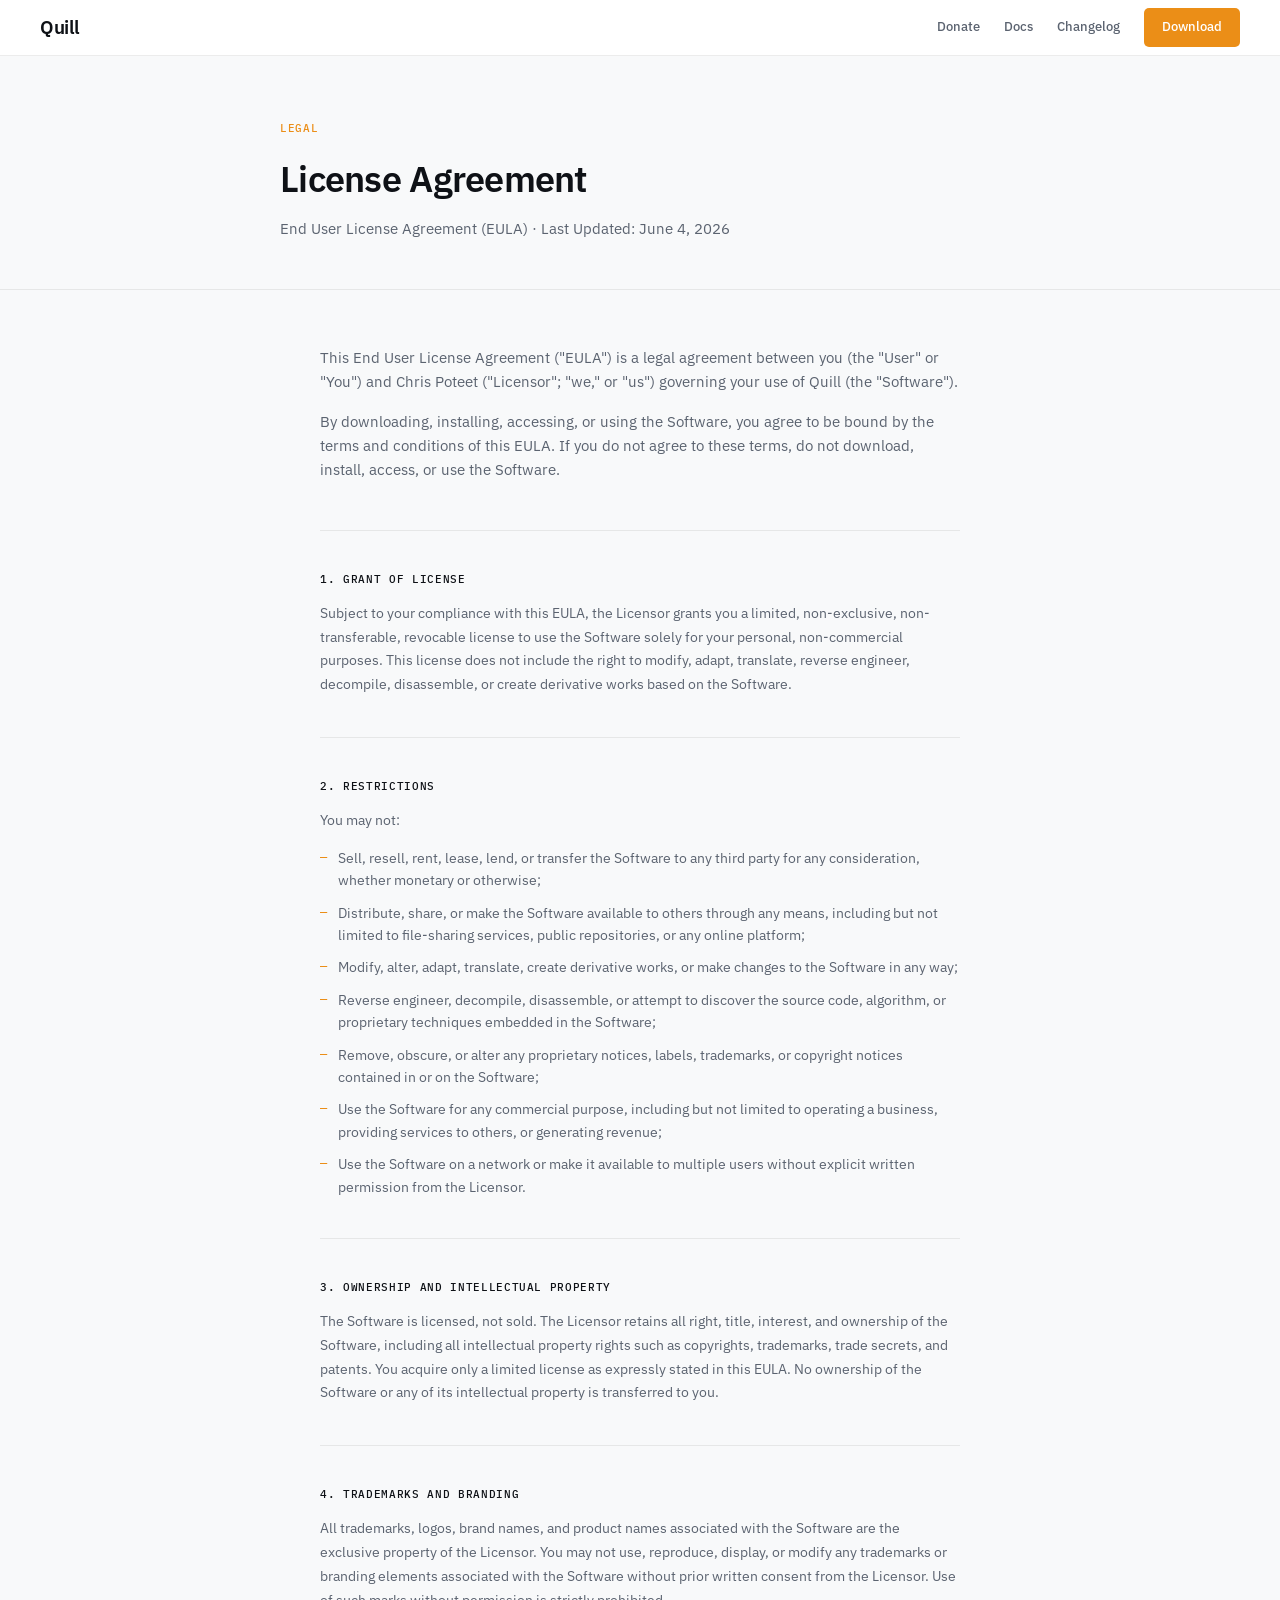
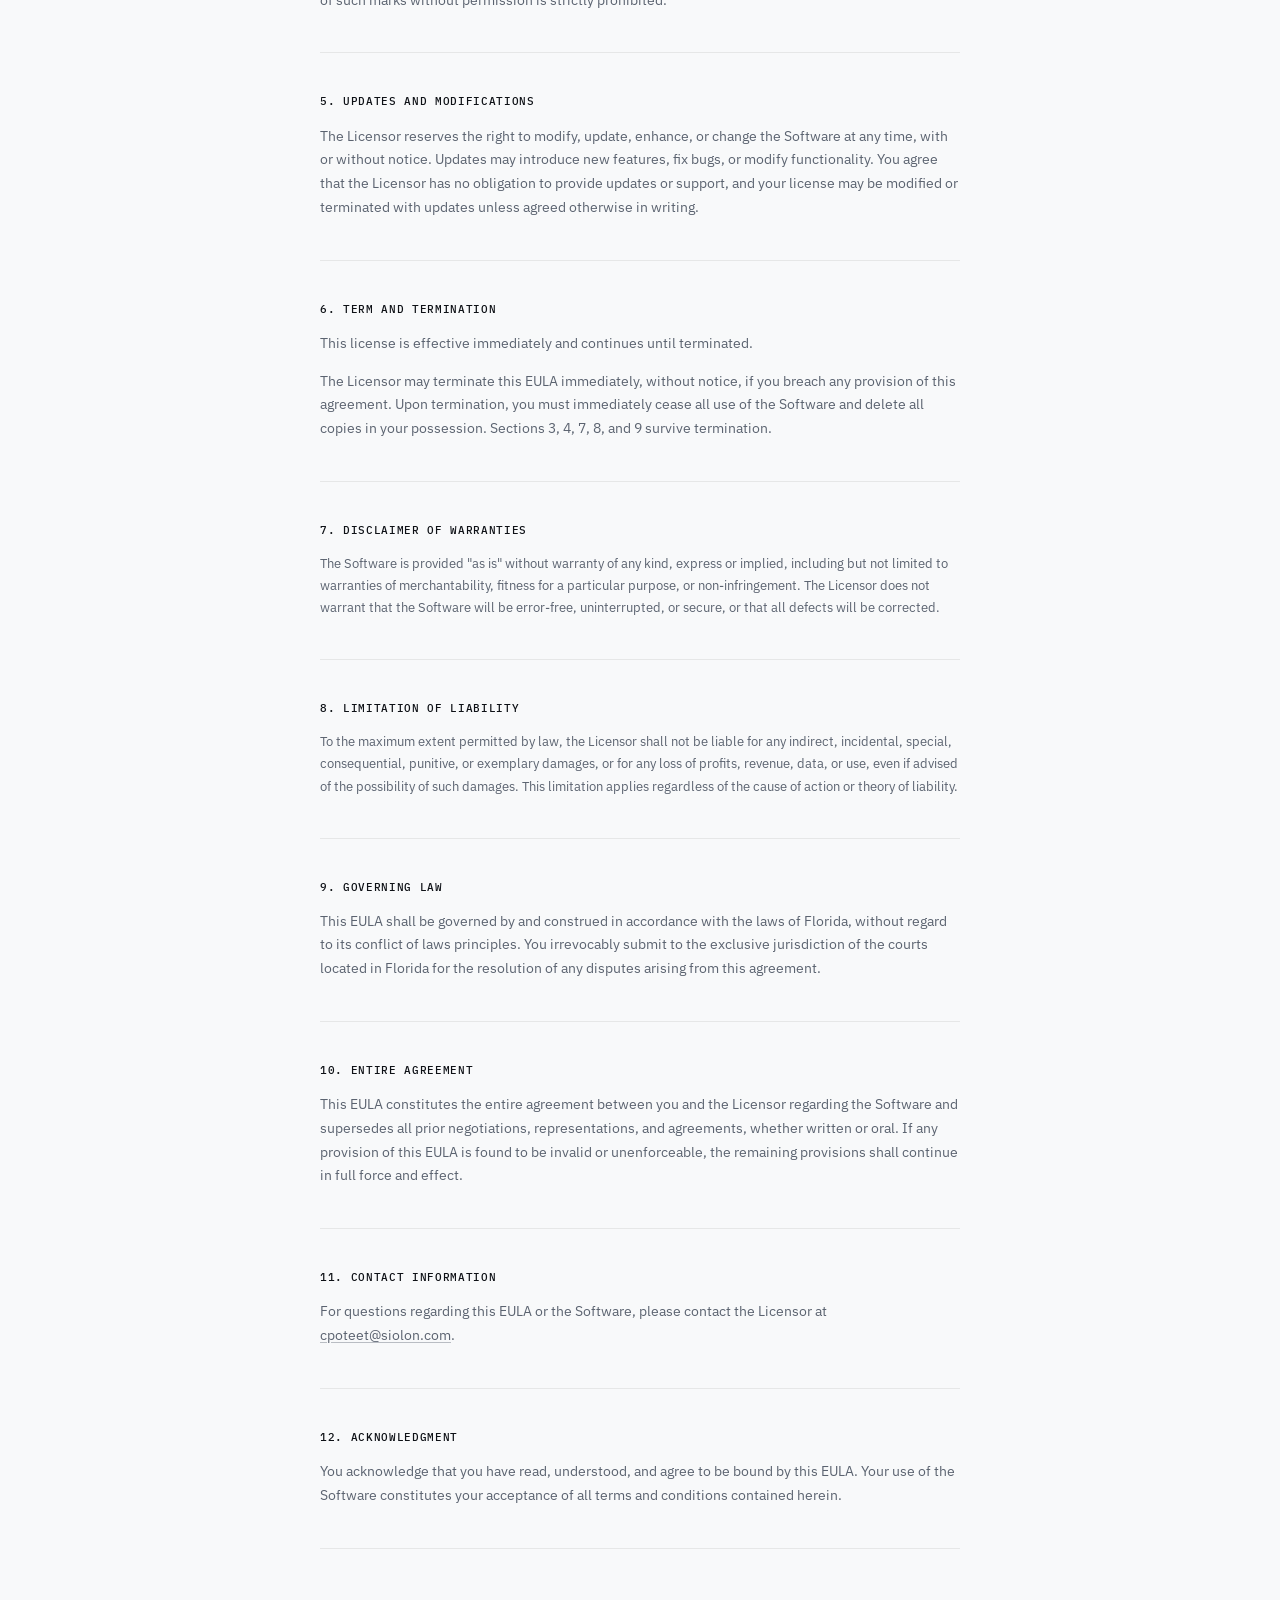
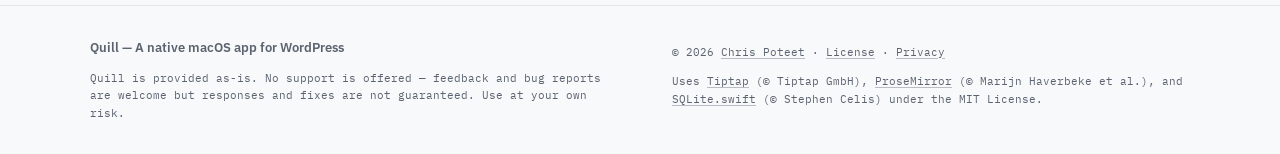
<file: license.html>
<!DOCTYPE html>
<html lang="en">
<head>
  <meta charset="UTF-8">
  <meta name="viewport" content="width=device-width, initial-scale=1.0">
  <title>License Agreement — Quill</title>
  <meta name="description" content="End User License Agreement for Quill, a native macOS app for WordPress.">
  <link rel="preconnect" href="https://fonts.googleapis.com">
  <link rel="preconnect" href="https://fonts.gstatic.com" crossorigin>
  <link href="https://fonts.googleapis.com/css2?family=IBM+Plex+Sans:wght@400;500;600;700&family=IBM+Plex+Mono:wght@400;500;600&display=swap" rel="stylesheet">
  <link rel="stylesheet" href="style.css">
</head>
<body>

  <nav class="nav">
    <a href="/Quill-Releases/" class="nav__logo">Quill</a>
    <div class="nav__links">
      <a href="https://www.paypal.com/donate?hosted_button_id=25BUE2BS854YN" class="nav__link" target="_blank" rel="noopener">Donate</a>
      <a href="docs.html" class="nav__link">Docs</a>
      <a href="changelog.html" class="nav__link">Changelog</a>
      <a href="https://cpoteet.github.io/Quill-Releases/Quill.zip" class="btn-primary">Download</a>
    </div>
  </nav>

  <section class="changelog-header">
    <div class="changelog-header__inner">
      <p class="eyebrow">Legal</p>
      <h1 class="changelog-header__title">License Agreement</h1>
      <p class="changelog-header__sub">End User License Agreement (EULA) · Last Updated: June 4, 2026</p>
    </div>
  </section>

  <div class="license-body">
    <div class="license-body__inner">

      <div class="license-intro">
        <p class="license-intro__p">This End User License Agreement ("EULA") is a legal agreement between you (the "User" or "You") and Chris Poteet ("Licensor"; "we," or "us") governing your use of Quill (the "Software").</p>
        <p class="license-intro__p">By downloading, installing, accessing, or using the Software, you agree to be bound by the terms and conditions of this EULA. If you do not agree to these terms, do not download, install, access, or use the Software.</p>
      </div>

      <div class="license-section">
        <h2 class="license-section__title">1. Grant of License</h2>
        <p class="license-section__body">Subject to your compliance with this EULA, the Licensor grants you a limited, non-exclusive, non-transferable, revocable license to use the Software solely for your personal, non-commercial purposes. This license does not include the right to modify, adapt, translate, reverse engineer, decompile, disassemble, or create derivative works based on the Software.</p>
      </div>

      <div class="license-section">
        <h2 class="license-section__title">2. Restrictions</h2>
        <p class="license-section__body">You may not:</p>
        <ul class="license-list">
          <li>Sell, resell, rent, lease, lend, or transfer the Software to any third party for any consideration, whether monetary or otherwise;</li>
          <li>Distribute, share, or make the Software available to others through any means, including but not limited to file-sharing services, public repositories, or any online platform;</li>
          <li>Modify, alter, adapt, translate, create derivative works, or make changes to the Software in any way;</li>
          <li>Reverse engineer, decompile, disassemble, or attempt to discover the source code, algorithm, or proprietary techniques embedded in the Software;</li>
          <li>Remove, obscure, or alter any proprietary notices, labels, trademarks, or copyright notices contained in or on the Software;</li>
          <li>Use the Software for any commercial purpose, including but not limited to operating a business, providing services to others, or generating revenue;</li>
          <li>Use the Software on a network or make it available to multiple users without explicit written permission from the Licensor.</li>
        </ul>
      </div>

      <div class="license-section">
        <h2 class="license-section__title">3. Ownership and Intellectual Property</h2>
        <p class="license-section__body">The Software is licensed, not sold. The Licensor retains all right, title, interest, and ownership of the Software, including all intellectual property rights such as copyrights, trademarks, trade secrets, and patents. You acquire only a limited license as expressly stated in this EULA. No ownership of the Software or any of its intellectual property is transferred to you.</p>
      </div>

      <div class="license-section">
        <h2 class="license-section__title">4. Trademarks and Branding</h2>
        <p class="license-section__body">All trademarks, logos, brand names, and product names associated with the Software are the exclusive property of the Licensor. You may not use, reproduce, display, or modify any trademarks or branding elements associated with the Software without prior written consent from the Licensor. Use of such marks without permission is strictly prohibited.</p>
      </div>

      <div class="license-section">
        <h2 class="license-section__title">5. Updates and Modifications</h2>
        <p class="license-section__body">The Licensor reserves the right to modify, update, enhance, or change the Software at any time, with or without notice. Updates may introduce new features, fix bugs, or modify functionality. You agree that the Licensor has no obligation to provide updates or support, and your license may be modified or terminated with updates unless agreed otherwise in writing.</p>
      </div>

      <div class="license-section">
        <h2 class="license-section__title">6. Term and Termination</h2>
        <p class="license-section__body">This license is effective immediately and continues until terminated.</p>
        <p class="license-section__body">The Licensor may terminate this EULA immediately, without notice, if you breach any provision of this agreement. Upon termination, you must immediately cease all use of the Software and delete all copies in your possession. Sections 3, 4, 7, 8, and 9 survive termination.</p>
      </div>

      <div class="license-section">
        <h2 class="license-section__title">7. Disclaimer of Warranties</h2>
        <p class="license-section__body license-section__body--legal">The Software is provided "as is" without warranty of any kind, express or implied, including but not limited to warranties of merchantability, fitness for a particular purpose, or non-infringement. The Licensor does not warrant that the Software will be error-free, uninterrupted, or secure, or that all defects will be corrected.</p>
      </div>

      <div class="license-section">
        <h2 class="license-section__title">8. Limitation of Liability</h2>
        <p class="license-section__body license-section__body--legal">To the maximum extent permitted by law, the Licensor shall not be liable for any indirect, incidental, special, consequential, punitive, or exemplary damages, or for any loss of profits, revenue, data, or use, even if advised of the possibility of such damages. This limitation applies regardless of the cause of action or theory of liability.</p>
      </div>

      <div class="license-section">
        <h2 class="license-section__title">9. Governing Law</h2>
        <p class="license-section__body">This EULA shall be governed by and construed in accordance with the laws of Florida, without regard to its conflict of laws principles. You irrevocably submit to the exclusive jurisdiction of the courts located in Florida for the resolution of any disputes arising from this agreement.</p>
      </div>

      <div class="license-section">
        <h2 class="license-section__title">10. Entire Agreement</h2>
        <p class="license-section__body">This EULA constitutes the entire agreement between you and the Licensor regarding the Software and supersedes all prior negotiations, representations, and agreements, whether written or oral. If any provision of this EULA is found to be invalid or unenforceable, the remaining provisions shall continue in full force and effect.</p>
      </div>

      <div class="license-section">
        <h2 class="license-section__title">11. Contact Information</h2>
        <p class="license-section__body">For questions regarding this EULA or the Software, please contact the Licensor at <a href="mailto:cpoteet@siolon.com">cpoteet@siolon.com</a>.</p>
      </div>

      <div class="license-section">
        <h2 class="license-section__title">12. Acknowledgment</h2>
        <p class="license-section__body">You acknowledge that you have read, understood, and agree to be bound by this EULA. Your use of the Software constitutes your acceptance of all terms and conditions contained herein.</p>
      </div>

    </div>
  </div>

  <footer class="footer">
    <div class="footer__inner">
      <div class="footer__col">
        <p class="footer__logo">Quill — A native macOS app for WordPress</p>
        <p class="footer__disclaimer">Quill is provided as-is. No support is offered — feedback and bug reports are welcome but responses and fixes are not guaranteed. Use at your own risk.</p>
      </div>
      <div class="footer__col">
        <p class="footer__disclaimer">© 2026 <a href="https://www.siolon.com" target="_blank" rel="noopener">Chris Poteet</a> · <a href="license.html">License</a> · <a href="privacy.html">Privacy</a></p>
        <p class="footer__disclaimer">Uses <a href="https://tiptap.dev" target="_blank" rel="noopener">Tiptap</a> (© Tiptap GmbH), <a href="https://prosemirror.net" target="_blank" rel="noopener">ProseMirror</a> (© Marijn Haverbeke et al.), and <a href="https://github.com/stephencelis/SQLite.swift" target="_blank" rel="noopener">SQLite.swift</a> (© Stephen Celis) under the MIT License.</p>
      </div>
    </div>
  </footer>

</body>
</html>
</file>
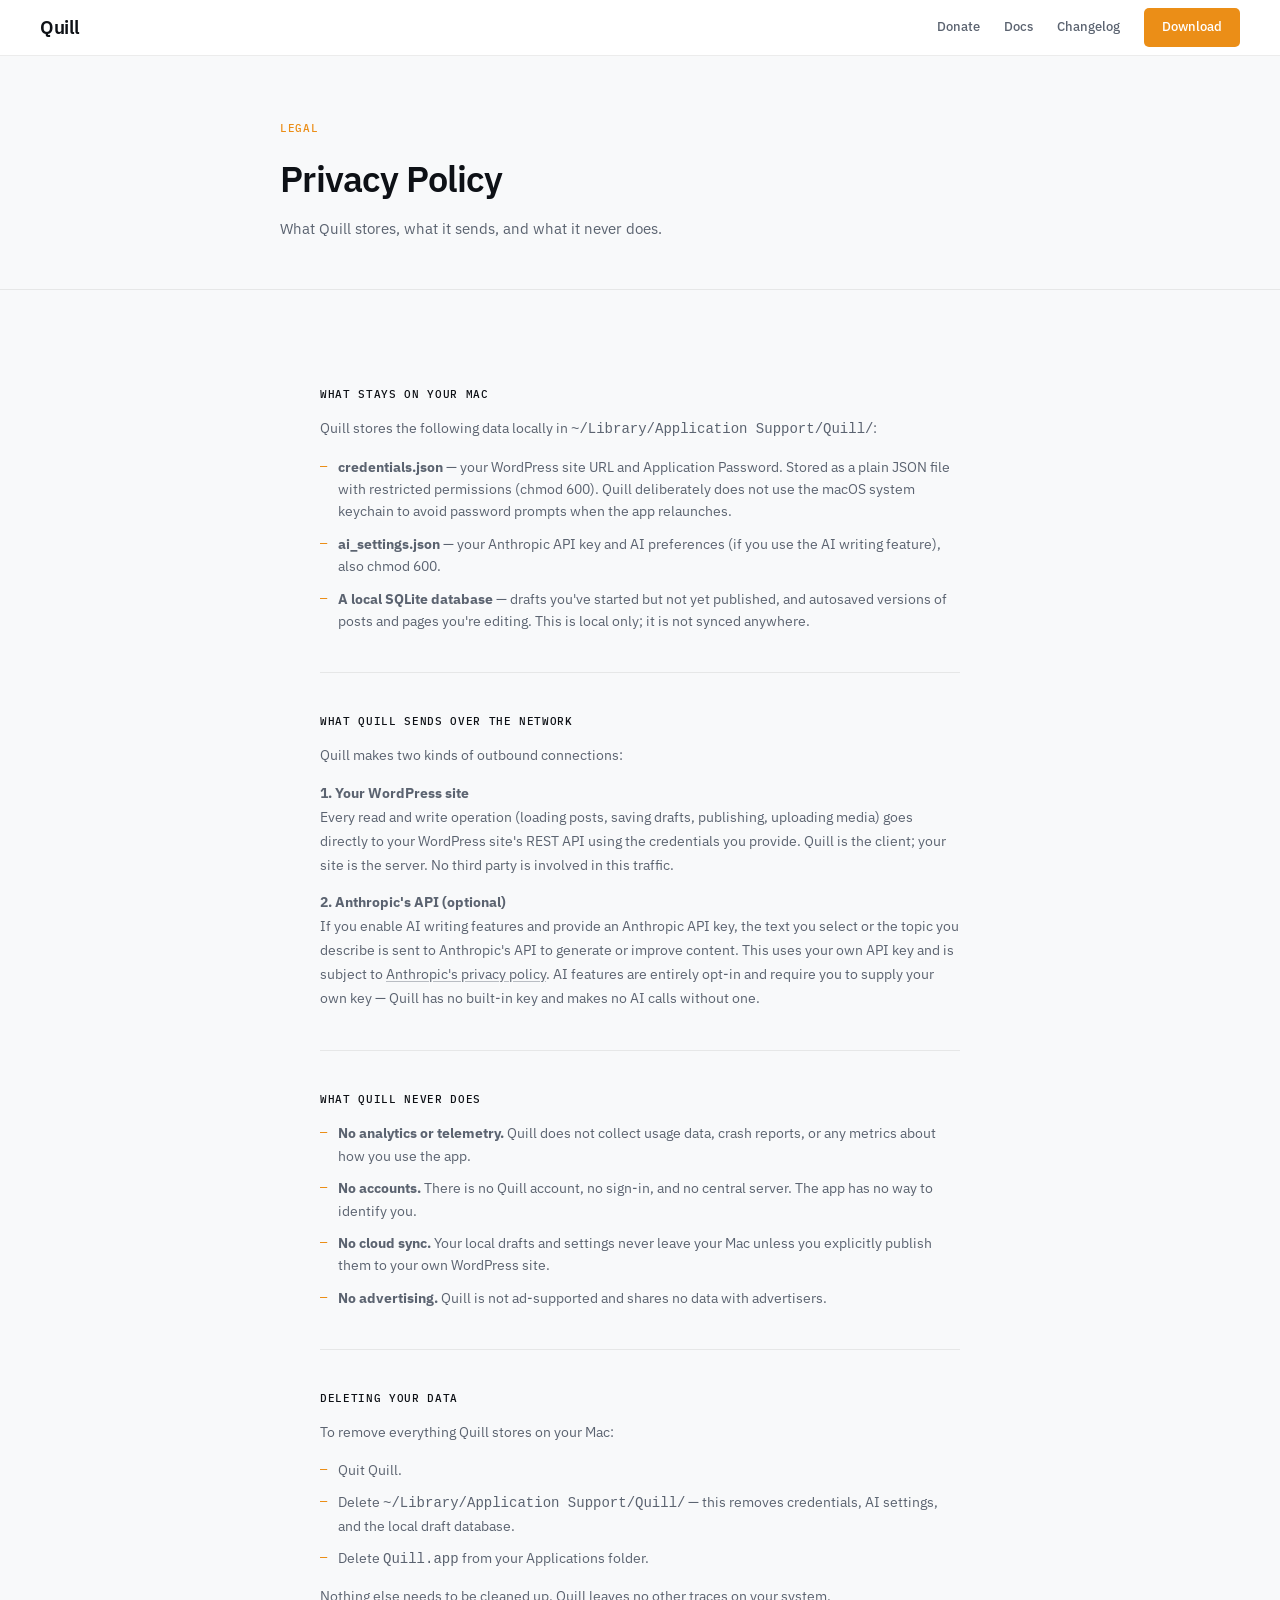
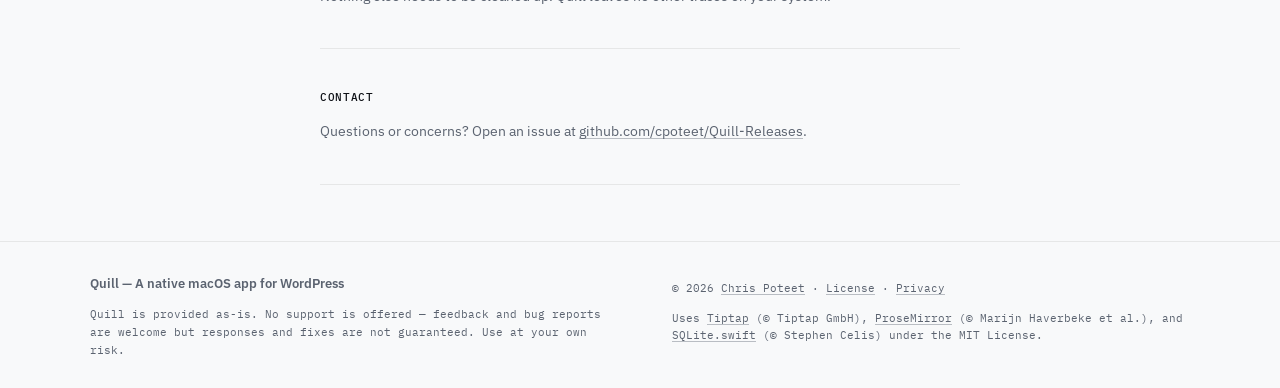
<file: privacy.html>
<!DOCTYPE html>
<html lang="en">
<head>
  <meta charset="UTF-8">
  <meta name="viewport" content="width=device-width, initial-scale=1.0">
  <title>Privacy Policy — Quill</title>
  <meta name="description" content="Privacy policy for Quill, a native macOS app for WordPress.">
  <link rel="preconnect" href="https://fonts.googleapis.com">
  <link rel="preconnect" href="https://fonts.gstatic.com" crossorigin>
  <link href="https://fonts.googleapis.com/css2?family=IBM+Plex+Sans:wght@400;500;600;700&family=IBM+Plex+Mono:wght@400;500;600&display=swap" rel="stylesheet">
  <link rel="stylesheet" href="style.css">
</head>
<body>

  <nav class="nav">
    <a href="/Quill-Releases/" class="nav__logo">Quill</a>
    <div class="nav__links">
      <a href="https://www.paypal.com/donate?hosted_button_id=25BUE2BS854YN" class="nav__link" target="_blank" rel="noopener">Donate</a>
      <a href="docs.html" class="nav__link">Docs</a>
      <a href="changelog.html" class="nav__link">Changelog</a>
      <a href="https://cpoteet.github.io/Quill-Releases/Quill.zip" class="btn-primary">Download</a>
    </div>
  </nav>

  <section class="changelog-header">
    <div class="changelog-header__inner">
      <p class="eyebrow">Legal</p>
      <h1 class="changelog-header__title">Privacy Policy</h1>
      <p class="changelog-header__sub">What Quill stores, what it sends, and what it never does.</p>
    </div>
  </section>

  <div class="license-body">
    <div class="license-body__inner">

      <div class="license-section">
        <h2 class="license-section__title">What stays on your Mac</h2>
        <p class="license-section__body">Quill stores the following data locally in <code>~/Library/Application Support/Quill/</code>:</p>
        <ul class="license-list">
          <li><strong>credentials.json</strong> — your WordPress site URL and Application Password. Stored as a plain JSON file with restricted permissions (chmod 600). Quill deliberately does not use the macOS system keychain to avoid password prompts when the app relaunches.</li>
          <li><strong>ai_settings.json</strong> — your Anthropic API key and AI preferences (if you use the AI writing feature), also chmod 600.</li>
          <li><strong>A local SQLite database</strong> — drafts you've started but not yet published, and autosaved versions of posts and pages you're editing. This is local only; it is not synced anywhere.</li>
        </ul>
      </div>

      <div class="license-section">
        <h2 class="license-section__title">What Quill sends over the network</h2>
        <p class="license-section__body">Quill makes two kinds of outbound connections:</p>

        <p class="license-section__body"><strong>1. Your WordPress site</strong><br>
        Every read and write operation (loading posts, saving drafts, publishing, uploading media) goes directly to your WordPress site's REST API using the credentials you provide. Quill is the client; your site is the server. No third party is involved in this traffic.</p>

        <p class="license-section__body"><strong>2. Anthropic's API (optional)</strong><br>
        If you enable AI writing features and provide an Anthropic API key, the text you select or the topic you describe is sent to Anthropic's API to generate or improve content. This uses your own API key and is subject to <a href="https://www.anthropic.com/privacy" target="_blank" rel="noopener">Anthropic's privacy policy</a>. AI features are entirely opt-in and require you to supply your own key — Quill has no built-in key and makes no AI calls without one.</p>
      </div>

      <div class="license-section">
        <h2 class="license-section__title">What Quill never does</h2>
        <ul class="license-list">
          <li><strong>No analytics or telemetry.</strong> Quill does not collect usage data, crash reports, or any metrics about how you use the app.</li>
          <li><strong>No accounts.</strong> There is no Quill account, no sign-in, and no central server. The app has no way to identify you.</li>
          <li><strong>No cloud sync.</strong> Your local drafts and settings never leave your Mac unless you explicitly publish them to your own WordPress site.</li>
          <li><strong>No advertising.</strong> Quill is not ad-supported and shares no data with advertisers.</li>
        </ul>
      </div>

      <div class="license-section">
        <h2 class="license-section__title">Deleting your data</h2>
        <p class="license-section__body">To remove everything Quill stores on your Mac:</p>
        <ul class="license-list">
          <li>Quit Quill.</li>
          <li>Delete <code>~/Library/Application Support/Quill/</code> — this removes credentials, AI settings, and the local draft database.</li>
          <li>Delete <code>Quill.app</code> from your Applications folder.</li>
        </ul>
        <p class="license-section__body">Nothing else needs to be cleaned up. Quill leaves no other traces on your system.</p>
      </div>

      <div class="license-section">
        <h2 class="license-section__title">Contact</h2>
        <p class="license-section__body">Questions or concerns? Open an issue at <a href="https://github.com/cpoteet/Quill-Releases/issues" target="_blank" rel="noopener">github.com/cpoteet/Quill-Releases</a>.</p>
      </div>

    </div>
  </div>

  <footer class="footer">
    <div class="footer__inner">
      <div class="footer__col">
        <p class="footer__logo">Quill — A native macOS app for WordPress</p>
        <p class="footer__disclaimer">Quill is provided as-is. No support is offered — feedback and bug reports are welcome but responses and fixes are not guaranteed. Use at your own risk.</p>
      </div>
      <div class="footer__col">
        <p class="footer__disclaimer">© 2026 <a href="https://www.siolon.com" target="_blank" rel="noopener">Chris Poteet</a> · <a href="license.html">License</a> · <a href="privacy.html">Privacy</a></p>
        <p class="footer__disclaimer">Uses <a href="https://tiptap.dev" target="_blank" rel="noopener">Tiptap</a> (© Tiptap GmbH), <a href="https://prosemirror.net" target="_blank" rel="noopener">ProseMirror</a> (© Marijn Haverbeke et al.), and <a href="https://github.com/stephencelis/SQLite.swift" target="_blank" rel="noopener">SQLite.swift</a> (© Stephen Celis) under the MIT License.</p>
      </div>
    </div>
  </footer>

</body>
</html>
</file>
<file: style.css>
/* ── Design Tokens ── */
:root {
  /* Colors */
  --color-surface:      #f8f9fa;
  --color-card:         #ffffff;
  --color-bone:         #eef0f2;
  --color-ink:          #0e1116;
  --color-ink-60:       #5b6370;
  --color-accent:       #EB8E17;
  --color-accent-soft:  rgba(235, 142, 23, 0.10);

  --color-hairline:     rgba(14, 17, 22, 0.08);

  /* Typography */
  --font-sans: 'IBM Plex Sans', sans-serif;
  --font-mono: 'IBM Plex Mono', monospace;

  /* Radius */
  --radius-sm:   3px;
  --radius-md:   5px;
  --radius-lg:   7px;
  --radius-pill: 9999px;

  /* Shadows */
  --shadow-card:   rgba(14, 17, 22, 0.04) 0 1px 2px;
  --shadow-level2: 0 8px 24px -12px rgba(15, 23, 42, 0.12);
  --shadow-level3: 0 16px 40px -16px rgba(15, 23, 42, 0.18);

  /* Motion */
  --transition: 200ms cubic-bezier(0.25, 0.46, 0.45, 0.94);
}

/* ── Base Reset ── */
*, *::before, *::after {
  box-sizing: border-box;
  margin: 0;
  padding: 0;
}

body {
  font-family: var(--font-sans);
  background: var(--color-surface);
  color: var(--color-ink);
  -webkit-font-smoothing: antialiased;
  line-height: 1.55;
}

img {
  display: block;
  max-width: 100%;
  height: auto;
}

a {
  color: inherit;
  text-decoration: none;
}

/* ── Buttons ── */
.btn-primary {
  background: var(--color-accent);
  color: #ffffff;
  font-family: var(--font-sans);
  font-size: 13px;
  font-weight: 500;
  padding: 9px 18px;
  border-radius: var(--radius-md);
  border: none;
  cursor: pointer;
  display: inline-block;
  transition: background var(--transition);
  white-space: nowrap;
}

.btn-primary:hover {
  background: #d47d10;
}

/* ── Navigation ── */
.nav {
  position: sticky;
  top: 0;
  z-index: 100;
  background: var(--color-card);
  border-bottom: 1px solid var(--color-hairline);
  padding: 0 40px;
  height: 56px;
  display: flex;
  align-items: center;
  justify-content: space-between;
}

.nav__logo {
  font-size: 19px;
  font-weight: 600;
  color: var(--color-ink);
  letter-spacing: -0.02em;
}

.nav__links {
  display: flex;
  align-items: center;
  gap: 24px;
}

/* ── Shared Typography ── */
.eyebrow {
  font-family: var(--font-mono);
  font-size: 11px;
  font-weight: 500;
  text-transform: uppercase;
  letter-spacing: 0.06em;
  color: var(--color-accent);
  margin-bottom: 14px;
}

/* ── Hero ── */
.hero {
  padding: 80px 40px;
  background: var(--color-surface);
}

.hero__inner {
  max-width: 1100px;
  margin: 0 auto;
  display: flex;
  align-items: center;
  gap: 64px;
}

.hero__text {
  flex: 1;
  min-width: 0;
}

.hero__screenshot {
  flex: 1.3;
  min-width: 0;
}

.hero__img {
  width: 100%;
}

.hero__headline {
  font-size: 3rem;
  font-weight: 600;
  line-height: 1.08;
  letter-spacing: -0.025em;
  color: var(--color-ink);
  margin-bottom: 20px;
}

.hero__subline {
  font-size: 15px;
  line-height: 1.6;
  color: var(--color-ink-60);
  margin-bottom: 32px;
}

.hero__cta {
  display: flex;
  align-items: center;
  gap: 16px;
}

.version-badge {
  font-family: var(--font-mono);
  font-size: 11px;
  color: var(--color-ink-60);
  letter-spacing: 0.02em;
}

.hero__callouts {
  font-family: var(--font-mono);
  font-size: 11px;
  color: var(--color-ink-60);
  letter-spacing: 0.04em;
  margin-top: 20px;
}

/* ── Feature Rows ── */
.features {
  background: var(--color-surface);
}

.feature-row {
  border-top: 1px solid var(--color-hairline);
}

.feature-row:nth-child(even) {
  background: var(--color-card);
}

.feature-row__inner {
  max-width: 1100px;
  margin: 0 auto;
  padding: 80px 40px;
  display: flex;
  gap: 72px;
  align-items: center;
}

.feature-row--reverse .feature-row__inner {
  flex-direction: row-reverse;
}

.feature-row__text {
  flex: 1;
  min-width: 0;
}

.feature-row__image {
  flex: 1.1;
  min-width: 0;
}

.feature-row__headline {
  font-size: 1.75rem;
  font-weight: 600;
  line-height: 1.2;
  letter-spacing: -0.015em;
  color: var(--color-ink);
  margin-bottom: 14px;
}

.feature-row__body {
  font-size: 15px;
  line-height: 1.6;
  color: var(--color-ink-60);
  margin-bottom: 20px;
}

.feature-list {
  list-style: none;
  display: flex;
  flex-direction: column;
  gap: 9px;
}

.feature-list li {
  font-size: 14px;
  line-height: 1.5;
  color: var(--color-ink-60);
  padding-left: 18px;
  position: relative;
}

.feature-list li::before {
  content: '—';
  position: absolute;
  left: 0;
  color: var(--color-accent);
  font-family: var(--font-mono);
  font-size: 12px;
}

.feature-img {
  width: 100%;
}

/* ── Requirements ── */
.requirements {
  background: var(--color-bone);
  padding: 64px 40px;
  border-top: 1px solid var(--color-hairline);
}

.requirements__inner {
  max-width: 720px;
  margin: 0 auto;
}

.requirements__heading {
  font-size: 1.375rem;
  font-weight: 600;
  letter-spacing: -0.012em;
  color: var(--color-ink);
  margin-bottom: 32px;
}

.requirements__grid {
  display: grid;
  grid-template-columns: repeat(2, 1fr);
  gap: 24px 48px;
}

.requirement-item__title {
  font-size: 14px;
  font-weight: 600;
  color: var(--color-ink);
  margin-bottom: 6px;
}

.requirement-item__note {
  font-size: 13px;
  color: var(--color-ink-60);
  line-height: 1.5;
}

/* ── Getting Started ── */
.getting-started {
  padding: 80px 40px;
  background: var(--color-surface);
  border-top: 1px solid var(--color-hairline);
}

.getting-started__inner {
  max-width: 680px;
  margin: 0 auto;
}

.getting-started__heading {
  font-size: 1.375rem;
  font-weight: 600;
  letter-spacing: -0.012em;
  color: var(--color-ink);
  margin-bottom: 36px;
}

.steps {
  list-style: none;
  display: flex;
  flex-direction: column;
  gap: 28px;
  margin-bottom: 32px;
}

.step {
  display: flex;
  gap: 20px;
  align-items: flex-start;
}

.step__number {
  font-family: var(--font-mono);
  font-size: 11px;
  font-weight: 600;
  color: var(--color-accent);
  min-width: 24px;
  padding-top: 3px;
  letter-spacing: 0.04em;
}

.step__title {
  font-size: 15px;
  font-weight: 600;
  color: var(--color-ink);
  margin-bottom: 4px;
}

.step__body {
  font-size: 14px;
  color: var(--color-ink-60);
  line-height: 1.55;
}

.step__body code {
  font-family: var(--font-mono);
  font-size: 13px;
  background: rgba(14, 17, 22, 0.06);
  padding: 1px 5px;
  border-radius: var(--radius-sm);
  color: var(--color-ink);
}

.gatekeeper-note {
  padding: 16px 20px;
  background: var(--color-bone);
  border-radius: var(--radius-lg);
  border: 1px solid var(--color-hairline);
  font-size: 13px;
  color: var(--color-ink-60);
  line-height: 1.6;
}

.gatekeeper-note strong {
  color: var(--color-ink);
  font-weight: 600;
}

/* ── Closing CTA ── */
.closing-cta {
  padding: 80px 40px;
  background: var(--color-surface);
  border-top: 1px solid var(--color-hairline);
  text-align: center;
}

.closing-cta__headline {
  font-size: 2rem;
  font-weight: 600;
  letter-spacing: -0.02em;
  color: var(--color-ink);
  margin-bottom: 28px;
}

.closing-cta__actions {
  display: flex;
  flex-direction: column;
  align-items: center;
  gap: 12px;
}

/* ── Footer ── */
.footer {
  padding: 32px 40px;
  background: var(--color-surface);
  border-top: 1px solid var(--color-hairline);
}

.footer__inner {
  max-width: 1100px;
  margin: 0 auto;
  display: grid;
  grid-template-columns: 1fr 1fr;
  gap: 32px 64px;
  align-items: start;
}

.footer__col {
  display: flex;
  flex-direction: column;
  gap: 6px;
}

.footer__disclaimer a {
  color: inherit;
  text-decoration: underline;
  text-decoration-color: rgba(91, 99, 112, 0.4);
  text-underline-offset: 2px;
  transition: text-decoration-color var(--transition);
}

.footer__disclaimer a:hover {
  text-decoration-color: var(--color-ink-60);
}

.footer__logo {
  font-size: 13px;
  font-weight: 600;
  color: var(--color-ink-60);
}

.footer__tagline {
  font-family: var(--font-mono);
  font-size: 11px;
  color: var(--color-ink-60);
  letter-spacing: 0.02em;
}

.footer__disclaimer {
  font-family: var(--font-mono);
  font-size: 11px;
  color: var(--color-ink-60);
  max-width: 560px;
  line-height: 1.6;
  margin-top: 6px;
}

/* ── Changelog ── */
.changelog-header {
  padding: 64px 40px 48px;
  background: var(--color-surface);
  border-bottom: 1px solid var(--color-hairline);
}

.changelog-header__inner {
  max-width: 720px;
  margin: 0 auto;
}

.changelog-header__title {
  font-size: 2.25rem;
  font-weight: 600;
  letter-spacing: -0.02em;
  color: var(--color-ink);
  margin-bottom: 10px;
}

.changelog-header__sub {
  font-size: 15px;
  color: var(--color-ink-60);
  line-height: 1.6;
}

.releases {
  max-width: 720px;
  margin: 0 auto;
  padding: 0 40px;
}

.release {
  border-bottom: 1px solid var(--color-hairline);
}

.release__inner {
  padding: 56px 0;
}

.release__header {
  display: flex;
  align-items: baseline;
  gap: 16px;
  margin-bottom: 36px;
}

.release__version {
  font-family: var(--font-mono);
  font-size: 1.125rem;
  font-weight: 600;
  color: var(--color-accent);
  letter-spacing: -0.01em;
}

.release__date {
  font-family: var(--font-mono);
  font-size: 11px;
  color: var(--color-ink-60);
  letter-spacing: 0.02em;
}

.release__section {
  margin-bottom: 32px;
}

.release__section:last-child {
  margin-bottom: 0;
}

.release__section-title {
  font-size: 11px;
  font-family: var(--font-mono);
  font-weight: 500;
  text-transform: uppercase;
  letter-spacing: 0.06em;
  color: var(--color-ink);
  margin-bottom: 20px;
}

.release__feature {
  margin-bottom: 20px;
}

.release__feature:last-child {
  margin-bottom: 0;
}

.release__feature-title {
  font-size: 14px;
  font-weight: 600;
  color: var(--color-ink);
  margin-bottom: 5px;
}

.release__body {
  font-size: 14px;
  line-height: 1.6;
  color: var(--color-ink-60);
}

.release__body code {
  font-family: var(--font-mono);
  font-size: 13px;
  background: rgba(14, 17, 22, 0.06);
  padding: 1px 5px;
  border-radius: var(--radius-sm);
  color: var(--color-ink);
}

.release__list {
  list-style: none;
  display: flex;
  flex-direction: column;
  gap: 10px;
}

.release__list li {
  font-size: 14px;
  line-height: 1.6;
  color: var(--color-ink-60);
  padding-left: 18px;
  position: relative;
}

.release__list li::before {
  content: '—';
  position: absolute;
  left: 0;
  color: var(--color-accent);
  font-family: var(--font-mono);
  font-size: 12px;
}

.release__list li code {
  font-family: var(--font-mono);
  font-size: 13px;
  background: rgba(14, 17, 22, 0.06);
  padding: 1px 5px;
  border-radius: var(--radius-sm);
  color: var(--color-ink);
}

/* ── License ── */
.license-body {
  max-width: 720px;
  margin: 0 auto;
  padding: 0 40px;
}

.license-body__inner {
  padding: 56px 0;
}

.license-intro {
  display: flex;
  flex-direction: column;
  gap: 16px;
  padding-bottom: 48px;
  border-bottom: 1px solid var(--color-hairline);
  margin-bottom: 0;
}

.license-intro__p {
  font-size: 15px;
  line-height: 1.6;
  color: var(--color-ink-60);
}

.license-section {
  padding: 40px 0;
  border-bottom: 1px solid var(--color-hairline);
  display: flex;
  flex-direction: column;
  gap: 14px;
}

.license-section__title {
  font-size: 11px;
  font-family: var(--font-mono);
  font-weight: 500;
  text-transform: uppercase;
  letter-spacing: 0.06em;
  color: var(--color-ink);
}

.license-section__body {
  font-size: 14px;
  line-height: 1.7;
  color: var(--color-ink-60);
}

.license-section__body--legal {
  font-size: 13px;
}

.license-section__body a {
  color: inherit;
  text-decoration: underline;
  text-decoration-color: rgba(91, 99, 112, 0.4);
  text-underline-offset: 2px;
  transition: text-decoration-color var(--transition);
}

.license-section__body a:hover {
  text-decoration-color: var(--color-ink-60);
}

.license-list {
  list-style: none;
  display: flex;
  flex-direction: column;
  gap: 10px;
}

.license-list li {
  font-size: 14px;
  line-height: 1.6;
  color: var(--color-ink-60);
  padding-left: 18px;
  position: relative;
}

.license-list li::before {
  content: '—';
  position: absolute;
  left: 0;
  color: var(--color-accent);
  font-family: var(--font-mono);
  font-size: 12px;
}

/* ── Content Links ── */
.content-link {
  color: inherit;
  text-decoration: underline;
  text-decoration-color: rgba(91, 99, 112, 0.4);
  text-underline-offset: 2px;
  transition: text-decoration-color var(--transition);
}

.content-link:hover {
  text-decoration-color: var(--color-ink-60);
}

/* ── Nav link (changelog) ── */
.nav__link {
  font-size: 13px;
  font-weight: 500;
  color: var(--color-ink-60);
  transition: color var(--transition);
}

.nav__link:hover {
  color: var(--color-ink);
}

.nav__link--active {
  color: var(--color-accent);
  position: relative;
  align-self: stretch;
  display: flex;
  align-items: center;
}

.nav__link--active::after {
  content: '';
  position: absolute;
  bottom: -1px;
  left: 0;
  right: 0;
  height: 2px;
  background: var(--color-accent);
  border-radius: 1px;
}

/* ── Docs ── */
html {
  scroll-behavior: smooth;
  scroll-padding-top: 76px;
}

.docs-layout {
  max-width: 1100px;
  margin: 0 auto;
  padding: 60px 40px;
  display: grid;
  grid-template-columns: 220px 1fr;
  gap: 60px;
  align-items: start;
}

.docs-toc {
  position: sticky;
  top: 76px;
}

.docs-toc__heading {
  font-family: var(--font-mono);
  font-size: 11px;
  font-weight: 500;
  text-transform: uppercase;
  letter-spacing: 0.06em;
  color: var(--color-ink-60);
  margin-bottom: 12px;
}

.docs-toc__list {
  list-style: none;
  display: flex;
  flex-direction: column;
  gap: 2px;
}

.docs-toc__link {
  font-size: 13px;
  color: var(--color-ink-60);
  line-height: 1.4;
  padding: 5px 8px;
  border-radius: var(--radius-sm);
  display: block;
  transition: color var(--transition), background var(--transition);
}

.docs-toc__link:hover {
  color: var(--color-ink);
  background: rgba(14, 17, 22, 0.04);
}

.docs-toc__link--active {
  color: var(--color-accent);
}

.docs-content {
  min-width: 0;
}

.docs-section {
  padding-bottom: 48px;
  margin-bottom: 48px;
  border-bottom: 1px solid var(--color-hairline);
}

.docs-section:last-child {
  border-bottom: none;
  padding-bottom: 0;
  margin-bottom: 0;
}

.docs-h2 {
  font-size: 1.375rem;
  font-weight: 600;
  letter-spacing: -0.012em;
  color: var(--color-ink);
  margin-bottom: 20px;
}

.docs-h3 {
  font-size: 14px;
  font-weight: 600;
  color: var(--color-ink);
  margin-top: 28px;
  margin-bottom: 10px;
}

.docs-h2 + .docs-h3 {
  margin-top: 4px;
}

.docs-h4 {
  font-size: 13px;
  font-weight: 600;
  color: var(--color-ink);
  margin-top: 20px;
  margin-bottom: 8px;
}

.docs-meta {
  font-family: var(--font-mono);
  font-size: 11px;
  font-weight: 400;
  color: var(--color-ink-60);
  text-transform: none;
  letter-spacing: 0;
}

.docs-body {
  font-size: 14px;
  line-height: 1.7;
  color: var(--color-ink-60);
  margin-bottom: 14px;
}

.docs-body:last-child {
  margin-bottom: 0;
}

.docs-body code {
  font-family: var(--font-mono);
  font-size: 13px;
  background: rgba(14, 17, 22, 0.06);
  padding: 1px 5px;
  border-radius: var(--radius-sm);
  color: var(--color-ink);
}

.docs-list {
  list-style: none;
  display: flex;
  flex-direction: column;
  gap: 8px;
  margin-bottom: 14px;
  padding-left: 0;
}

.docs-list li {
  font-size: 14px;
  line-height: 1.6;
  color: var(--color-ink-60);
  padding-left: 18px;
  position: relative;
}

.docs-list li::before {
  content: '—';
  position: absolute;
  left: 0;
  color: var(--color-accent);
  font-family: var(--font-mono);
  font-size: 12px;
}

.docs-list--nested {
  margin-top: 8px;
  margin-bottom: 0;
}

.docs-ol {
  list-style: none;
  counter-reset: docs-counter;
  display: flex;
  flex-direction: column;
  gap: 10px;
  margin-bottom: 14px;
  padding-left: 0;
}

.docs-ol > li {
  font-size: 14px;
  line-height: 1.6;
  color: var(--color-ink-60);
  padding-left: 28px;
  position: relative;
  counter-increment: docs-counter;
}

.docs-ol > li::before {
  content: counter(docs-counter) '.';
  position: absolute;
  left: 0;
  color: var(--color-accent);
  font-family: var(--font-mono);
  font-size: 12px;
  font-weight: 600;
  top: 2px;
}

.docs-table-wrap {
  overflow-x: auto;
  margin-bottom: 14px;
  border-radius: var(--radius-md);
  border: 1px solid var(--color-hairline);
}

.docs-table {
  width: 100%;
  border-collapse: collapse;
  font-size: 13px;
}

.docs-table th {
  font-family: var(--font-mono);
  font-size: 11px;
  font-weight: 500;
  text-transform: uppercase;
  letter-spacing: 0.06em;
  color: var(--color-ink);
  text-align: left;
  padding: 10px 14px;
  background: var(--color-bone);
  border-bottom: 1px solid var(--color-hairline);
  white-space: nowrap;
}

.docs-table td {
  padding: 9px 14px;
  border-bottom: 1px solid var(--color-hairline);
  color: var(--color-ink-60);
  vertical-align: top;
  line-height: 1.55;
}

.docs-table tr:last-child td {
  border-bottom: none;
}

.docs-table__col--key { width: 100px; }
.docs-table__col--label { width: 140px; }

.docs-table td code {
  font-family: var(--font-mono);
  font-size: 12px;
  background: rgba(14, 17, 22, 0.06);
  padding: 1px 5px;
  border-radius: var(--radius-sm);
  color: var(--color-ink);
}

.docs-note {
  padding: 14px 18px;
  background: var(--color-bone);
  border-radius: var(--radius-md);
  border-left: 3px solid var(--color-accent);
  font-size: 13px;
  color: var(--color-ink-60);
  line-height: 1.6;
  margin-bottom: 14px;
}

.docs-note strong {
  color: var(--color-ink);
}

/* ── Responsive ── */
@media (max-width: 900px) {
  /* Nav */
  .nav {
    padding: 0 20px;
  }

  /* Hero */
  .hero {
    padding: 48px 20px;
  }

  .hero__inner {
    flex-direction: column;
  }

  .hero__screenshot {
    order: 2;
  }

  .hero__text {
    order: 1;
  }

  .hero__headline {
    font-size: 2rem;
  }

  /* Feature rows — stack vertically, image always below text */
  .feature-row__inner {
    flex-direction: column !important;
    padding: 48px 20px;
    gap: 28px;
  }

  .feature-row__image {
    order: 2;
  }

  .feature-row__text {
    order: 1;
  }

  /* Requirements — single column */
  .requirements {
    padding: 48px 20px;
  }

  .requirements__grid {
    grid-template-columns: 1fr;
    gap: 20px;
  }

  /* Getting Started */
  .getting-started {
    padding: 48px 20px;
  }

  /* Closing CTA */
  .closing-cta {
    padding: 60px 20px;
  }

  .closing-cta__headline {
    font-size: 1.5rem;
  }

  /* Footer */
  .footer {
    padding: 28px 20px;
  }

  .footer__inner {
    grid-template-columns: 1fr;
    gap: 20px;
  }

  /* Docs */
  .docs-layout {
    grid-template-columns: 1fr;
    padding: 40px 20px;
    gap: 32px;
  }

  .docs-toc {
    position: static;
    border-bottom: 1px solid var(--color-hairline);
    padding-bottom: 24px;
  }
}
</file>
